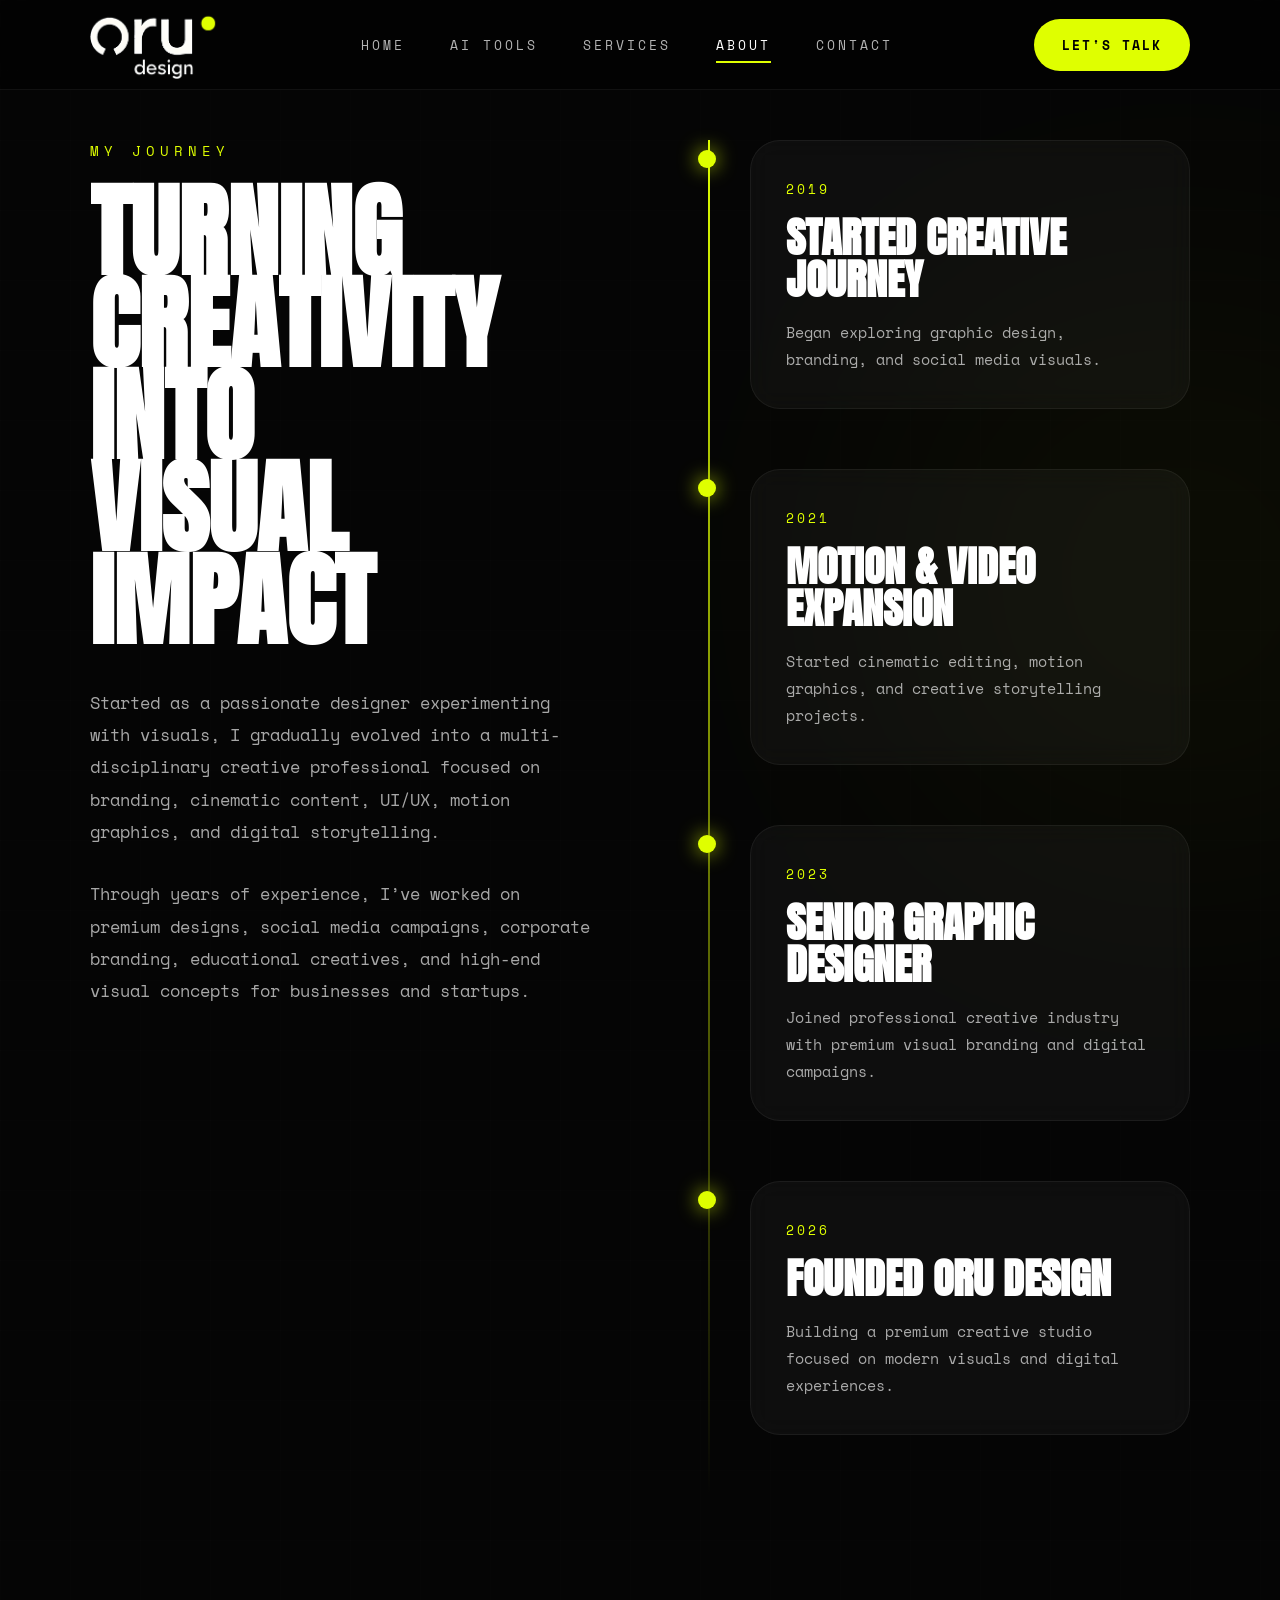
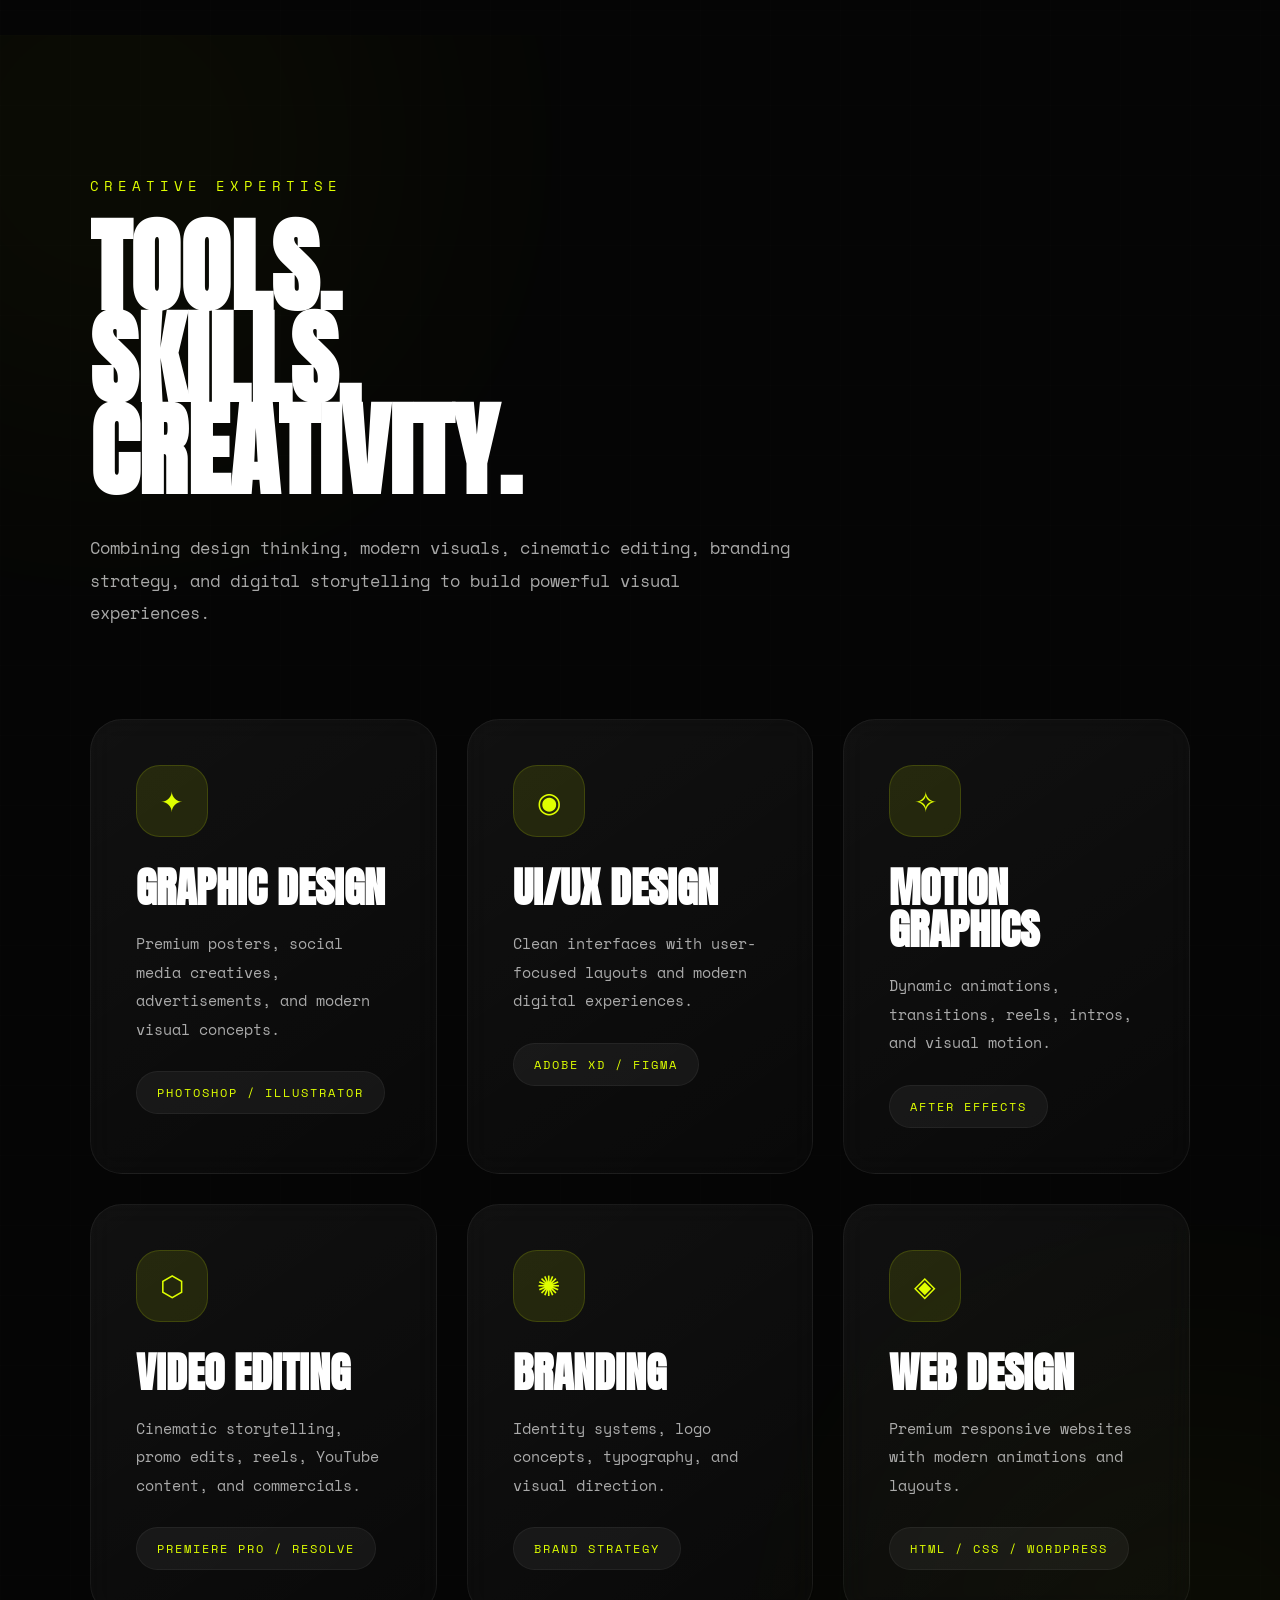
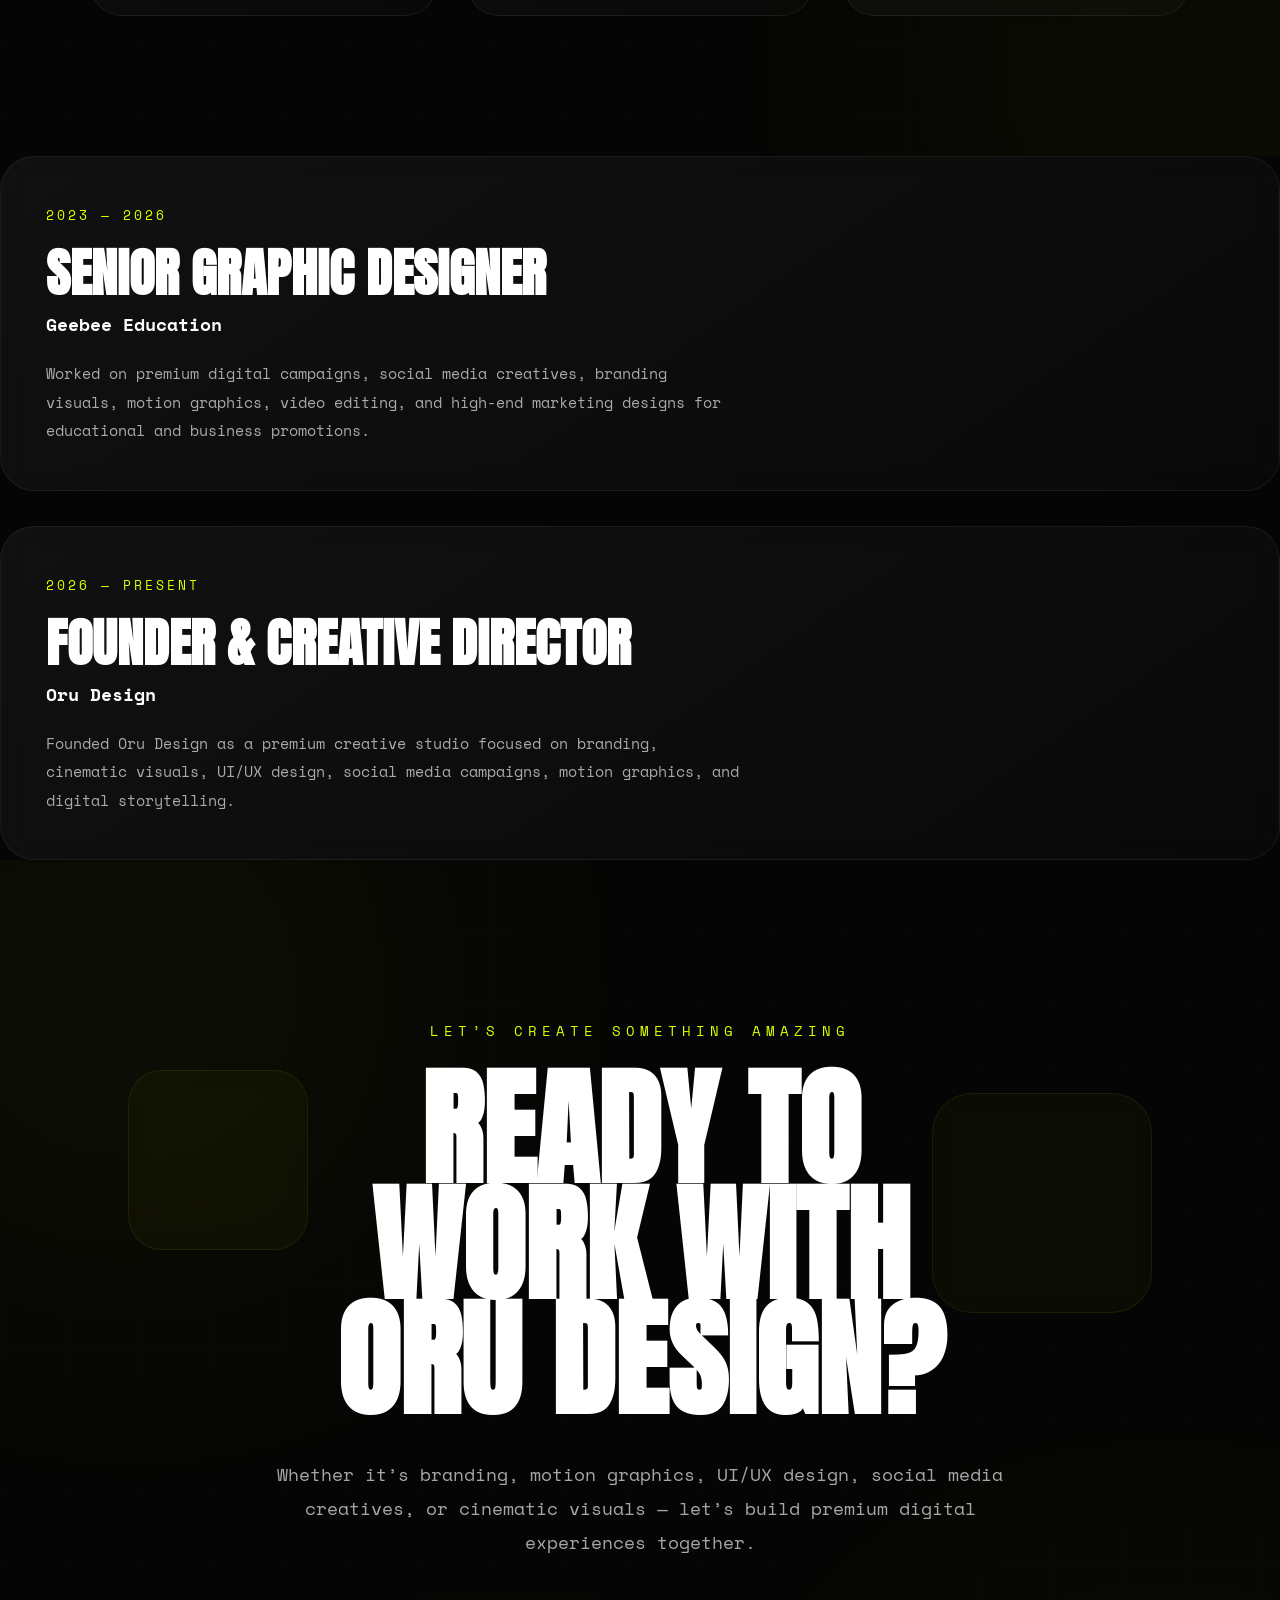
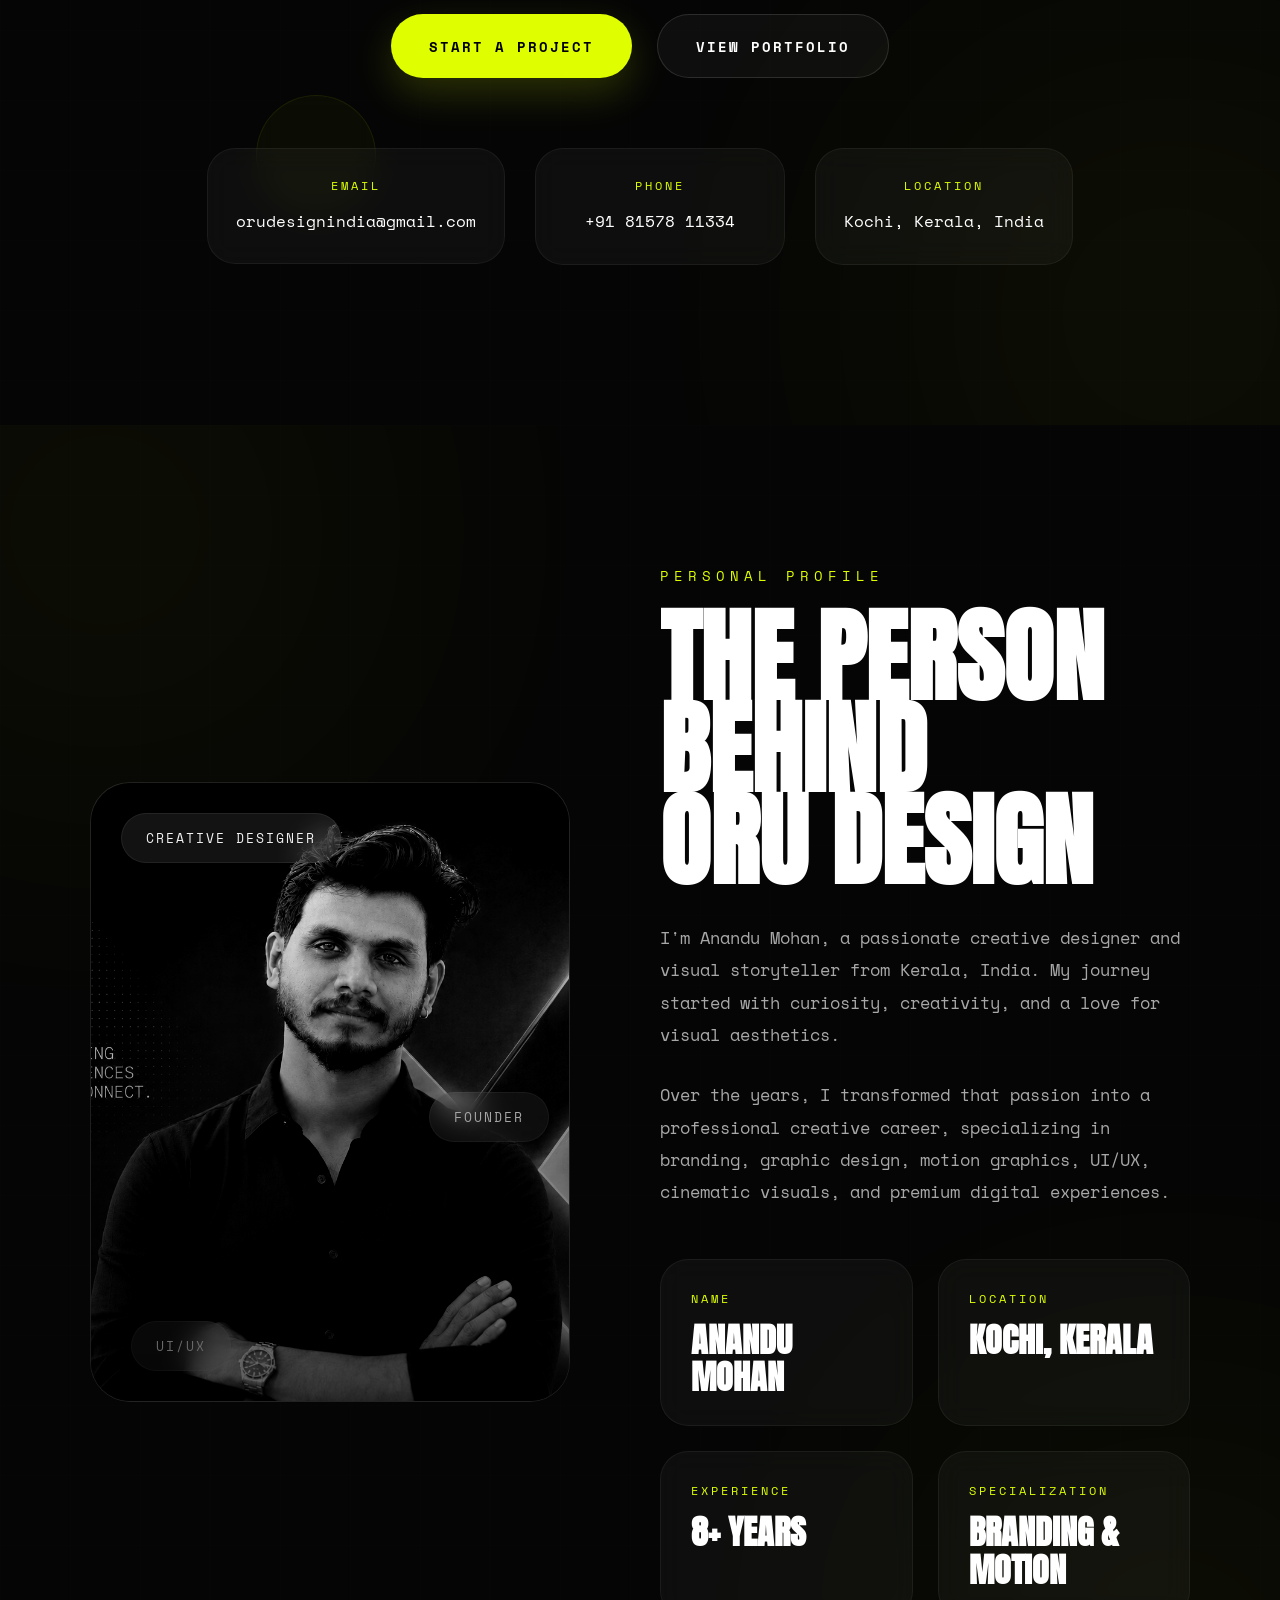
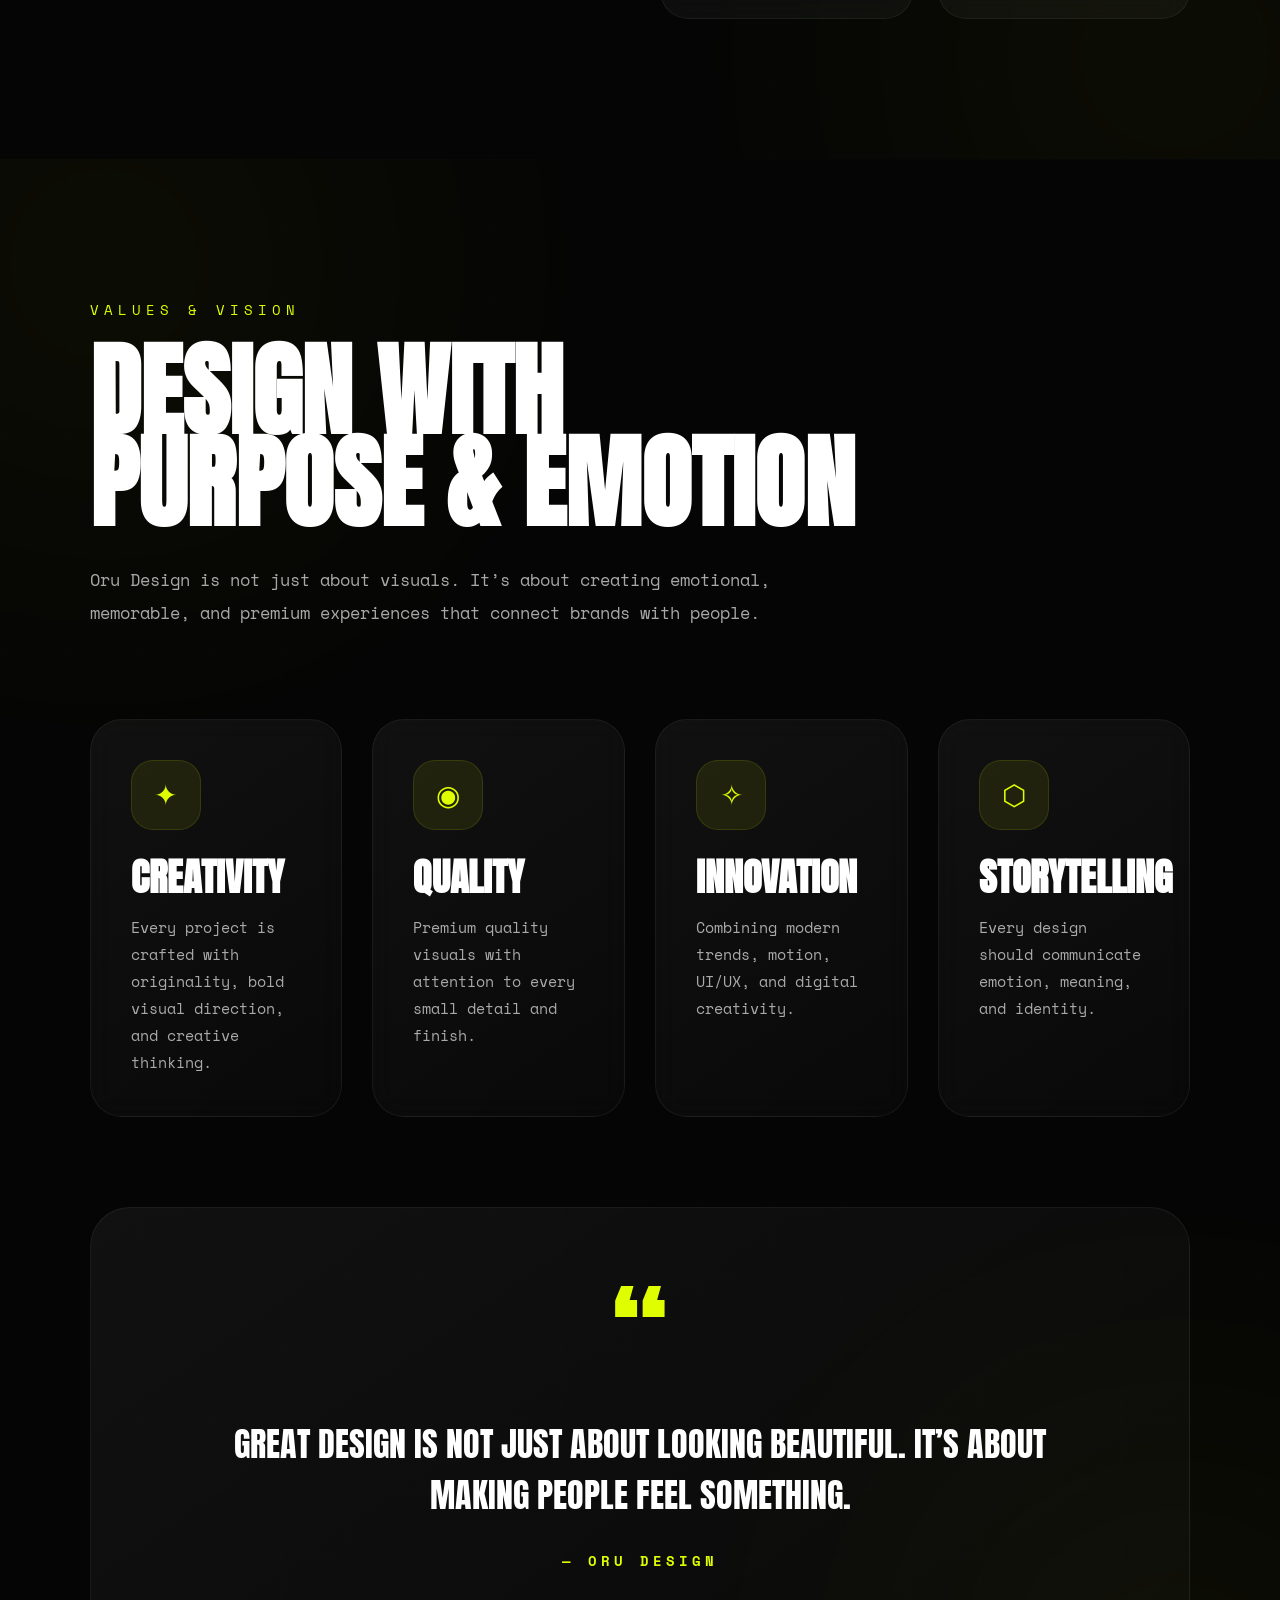
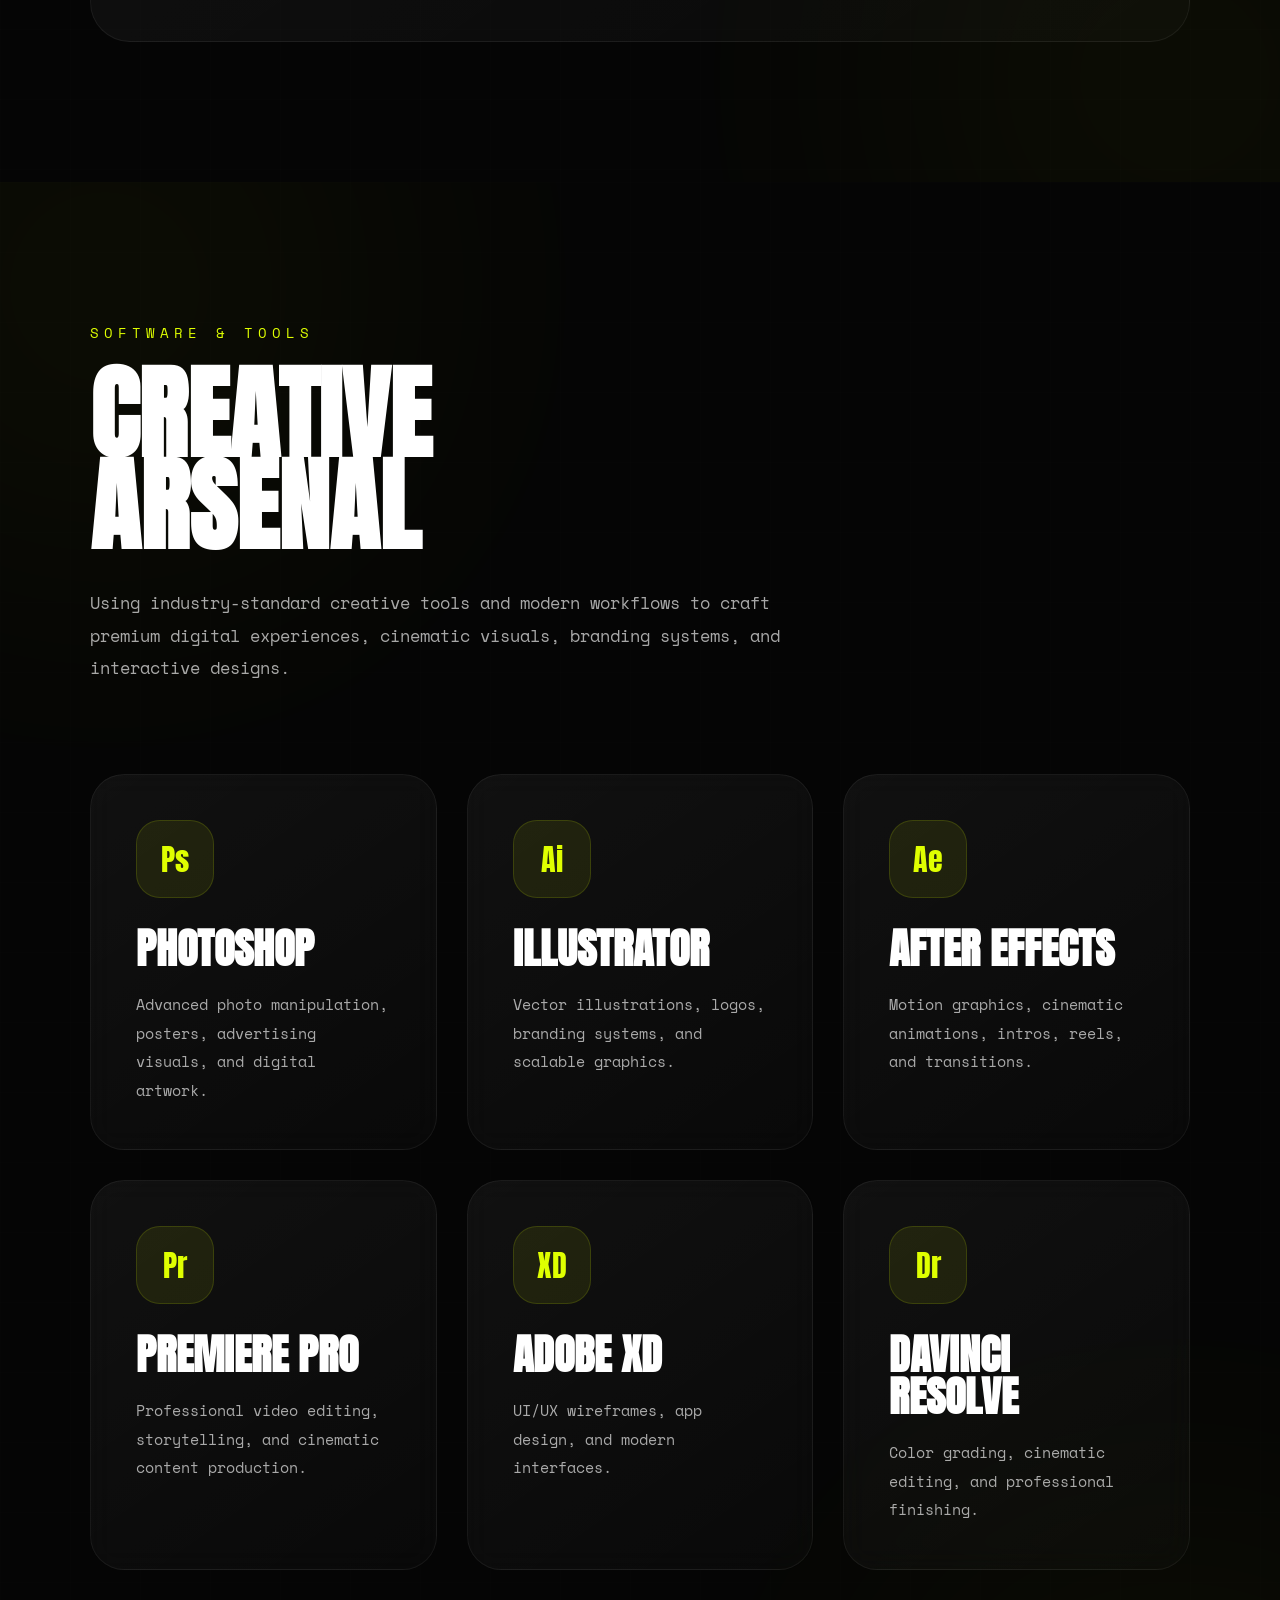
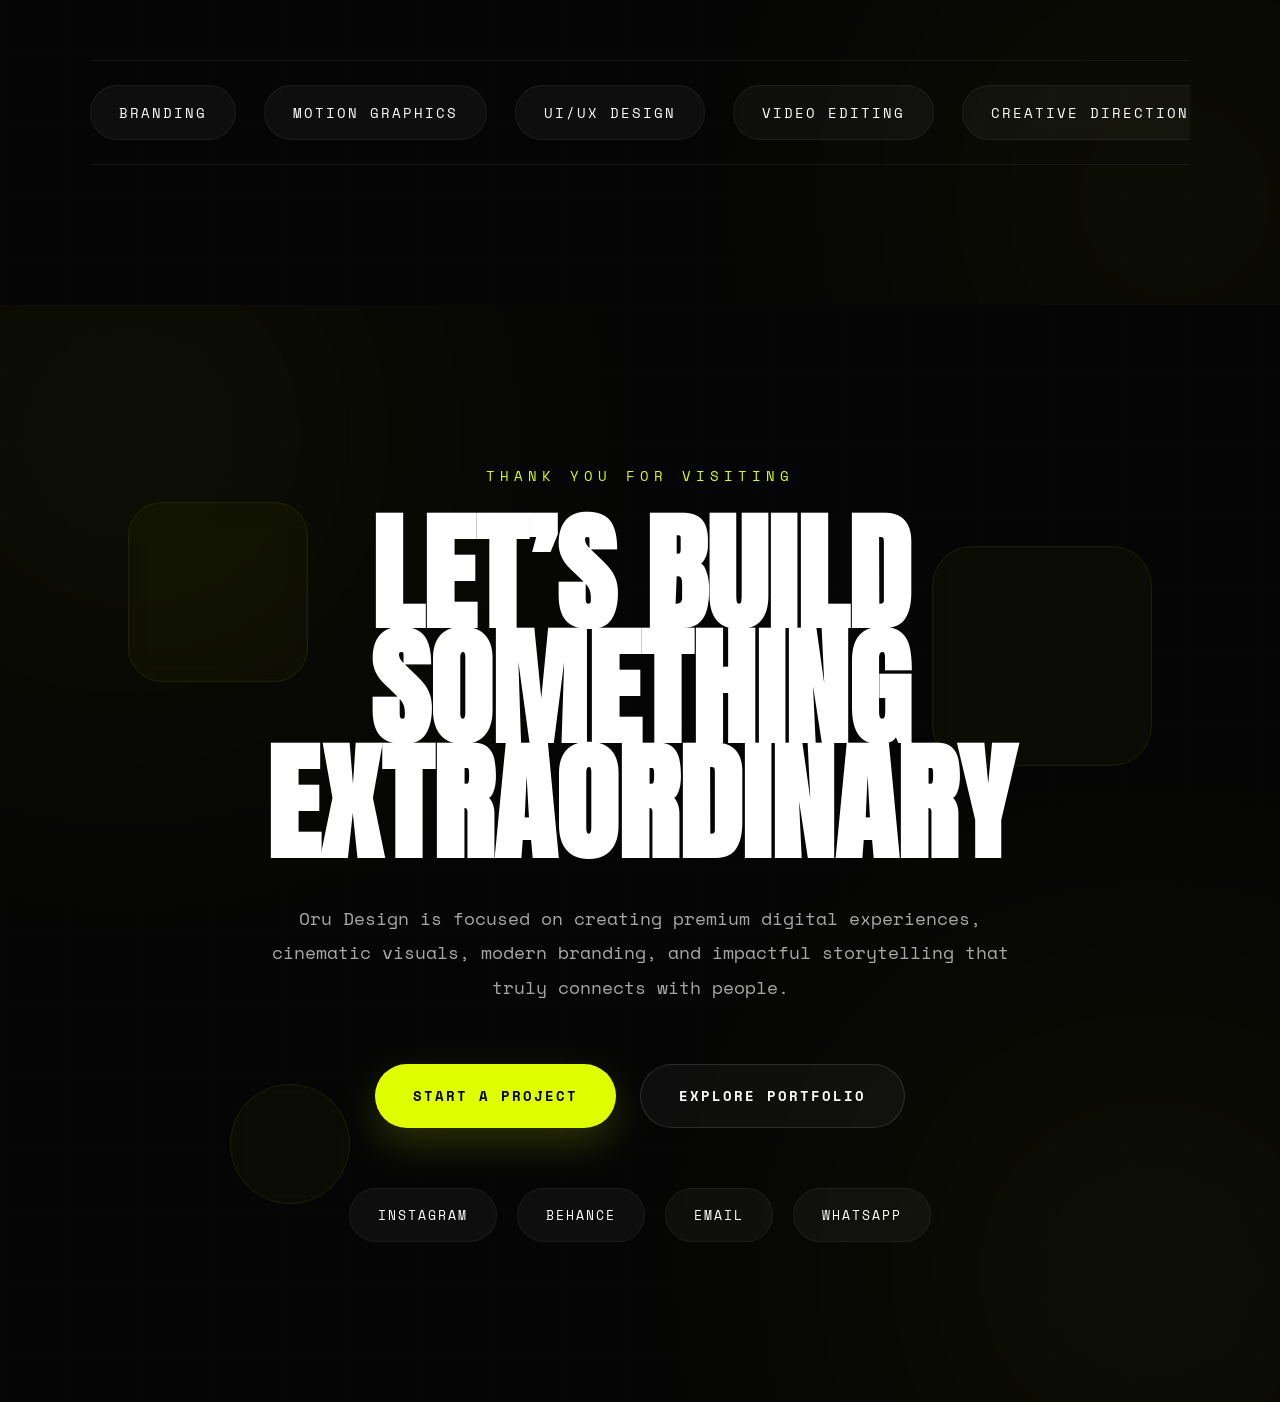
<file: about.html>
<!DOCTYPE html>

<html lang="en">

<head>

    <meta charset="UTF-8">

    <meta name="viewport"
          content="width=device-width, initial-scale=1.0">

    <title>About — Oru Design</title>

    <!-- GOOGLE FONT -->

    <link rel="preconnect"
          href="https://fonts.googleapis.com">

    <link rel="preconnect"
          href="https://fonts.gstatic.com"
          crossorigin>

    <link href="https://fonts.googleapis.com/css2?family=Anton&family=Space+Mono:wght@400;700&display=swap"
          rel="stylesheet">

    <!-- CSS FILE -->

    <link rel="stylesheet"
          href="about.css">

</head>

<body>

<!-- =========================================
     GLOBAL HEADER
========================================= -->

<header class="about-global-header">

    <!-- LOGO -->

    <a href="index.html"
       class="about-logo">

        <img src="images/logo.png"
             alt="Oru Design Logo"
             class="about-logo-image">

    </a>

    <!-- NAV -->

    <nav class="about-nav">

        <a href="index.html">

            Home

        </a>
         <a href="ai-tools.html">

            AI TOOLS

        </a>

        <a href="services.html">

            Services

        </a>

        <a href="about.html"
           class="active">

            About

        </a>

        <a href="contact.html">

            Contact

        </a>

    </nav>

    <!-- BUTTON -->

    <a href="https://wa.me/918157811334"
       target="_blank"
       class="about-header-btn">

        Let's Talk

    </a>

</header>

</body>

</html>



<!-- =========================================
     ABOUT SECTION 02 — MY JOURNEY
========================================= -->

<section class="journey-section">

    <!-- BACKGROUND -->

    <div class="journey-grid"></div>

    <div class="journey-glow"></div>

    <!-- LEFT -->

    <div class="journey-left">

        <p class="journey-mini-title">

            MY JOURNEY

        </p>

        <h2 class="journey-main-title">

            Turning<br>
            Creativity Into<br>
            Visual Impact
        </h2>

        <p class="journey-description">

            Started as a passionate designer
            experimenting with visuals,
            I gradually evolved into a
            multi-disciplinary creative
            professional focused on branding,
            cinematic content, UI/UX,
            motion graphics, and digital storytelling.

        </p>

        <p class="journey-description">

            Through years of experience,
            I’ve worked on premium designs,
            social media campaigns,
            corporate branding,
            educational creatives,
            and high-end visual concepts
            for businesses and startups.

        </p>

    </div>

    <!-- RIGHT -->

    <div class="journey-right">

        <!-- TIMELINE -->

        <div class="timeline-wrapper">

            <!-- ITEM -->

            <div class="timeline-item">

                <div class="timeline-dot"></div>

                <div class="timeline-content">

                    <span class="timeline-year">

                        2019

                    </span>

                    <h3>

                        Started Creative Journey

                    </h3>

                    <p>

                        Began exploring graphic
                        design, branding, and
                        social media visuals.

                    </p>

                </div>

            </div>

            <!-- ITEM -->

            <div class="timeline-item">

                <div class="timeline-dot"></div>

                <div class="timeline-content">

                    <span class="timeline-year">

                        2021

                    </span>

                    <h3>

                        Motion & Video Expansion

                    </h3>

                    <p>

                        Started cinematic editing,
                        motion graphics, and
                        creative storytelling projects.

                    </p>

                </div>

            </div>

            <!-- ITEM -->

            <div class="timeline-item">

                <div class="timeline-dot"></div>

                <div class="timeline-content">

                    <span class="timeline-year">

                        2023

                    </span>

                    <h3>

                        Senior Graphic Designer

                    </h3>

                    <p>

                        Joined professional creative
                        industry with premium visual
                        branding and digital campaigns.

                    </p>

                </div>

            </div>

            <!-- ITEM -->

            <div class="timeline-item">

                <div class="timeline-dot"></div>

                <div class="timeline-content">

                    <span class="timeline-year">

                        2026

                    </span>

                    <h3>

                        Founded Oru Design

                    </h3>

                    <p>

                        Building a premium creative
                        studio focused on modern
                        visuals and digital experiences.

                    </p>

                </div>

            </div>

        </div>

    </div>

</section>


<!-- =========================================
     ABOUT SECTION 03 — SKILLS
========================================= -->

<section class="skills-section">

    <!-- BACKGROUND -->

    <div class="skills-grid"></div>

    <div class="skills-glow skills-glow-1"></div>

    <div class="skills-glow skills-glow-2"></div>

    <!-- TOP -->

    <div class="skills-heading">

        <p class="skills-mini-title">

            CREATIVE EXPERTISE

        </p>

        <h2 class="skills-main-title">

            Tools.<br>
            Skills.<br>
            Creativity.
        </h2>

        <p class="skills-description">

            Combining design thinking,
            modern visuals, cinematic editing,
            branding strategy, and digital
            storytelling to build powerful
            visual experiences.

        </p>

    </div>

    <!-- SKILLS GRID -->

    <div class="skills-grid-wrapper">

        <!-- CARD -->

        <div class="skill-card">

            <div class="skill-icon">

                ✦

            </div>

            <h3>

                Graphic Design

            </h3>

            <p>

                Premium posters,
                social media creatives,
                advertisements, and
                modern visual concepts.

            </p>

            <span>

                Photoshop / Illustrator

            </span>

        </div>

        <!-- CARD -->

        <div class="skill-card">

            <div class="skill-icon">

                ◉

            </div>

            <h3>

                UI/UX Design

            </h3>

            <p>

                Clean interfaces with
                user-focused layouts and
                modern digital experiences.

            </p>

            <span>

                Adobe XD / Figma

            </span>

        </div>

        <!-- CARD -->

        <div class="skill-card">

            <div class="skill-icon">

                ✧

            </div>

            <h3>

                Motion Graphics

            </h3>

            <p>

                Dynamic animations,
                transitions, reels,
                intros, and visual motion.

            </p>

            <span>

                After Effects

            </span>

        </div>

        <!-- CARD -->

        <div class="skill-card">

            <div class="skill-icon">

                ⬡

            </div>

            <h3>

                Video Editing

            </h3>

            <p>

                Cinematic storytelling,
                promo edits, reels,
                YouTube content,
                and commercials.

            </p>

            <span>

                Premiere Pro / Resolve

            </span>

        </div>

        <!-- CARD -->

        <div class="skill-card">

            <div class="skill-icon">

                ✺

            </div>

            <h3>

                Branding

            </h3>

            <p>

                Identity systems,
                logo concepts,
                typography,
                and visual direction.

            </p>

            <span>

                Brand Strategy

            </span>

        </div>

        <!-- CARD -->

        <div class="skill-card">

            <div class="skill-icon">

                ◈

            </div>

            <h3>

                Web Design

            </h3>

            <p>

                Premium responsive
                websites with modern
                animations and layouts.

            </p>

            <span>

                HTML / CSS / WordPress

            </span>

        </div>

    </div>

</section>



<!-- RIGHT -->

<div class="experience-right">

    <!-- EXPERIENCE CARD -->

    <div class="experience-card">

        <span class="experience-year">

            2023 — 2026

        </span>

        <h3>

            Senior Graphic Designer

        </h3>

        <h4>

            Geebee Education

        </h4>

        <p>

            Worked on premium digital campaigns,
            social media creatives, branding visuals,
            motion graphics, video editing,
            and high-end marketing designs
            for educational and business promotions.

        </p>

    </div>

    <!-- EXPERIENCE CARD -->

    <div class="experience-card">

        <span class="experience-year">

            2026 — PRESENT

        </span>

        <h3>

            Founder & Creative Director

        </h3>

        <h4>

            Oru Design

        </h4>

        <p>

            Founded Oru Design as a premium
            creative studio focused on branding,
            cinematic visuals, UI/UX design,
            social media campaigns,
            motion graphics, and digital storytelling.

        </p>

    </div>

</div>


<!-- =========================================
     ABOUT SECTION 05 — FINAL CTA
========================================= -->

<section class="about-final-section">

    <!-- BACKGROUND -->

    <div class="about-final-grid"></div>

    <div class="about-final-glow about-final-glow-1"></div>

    <div class="about-final-glow about-final-glow-2"></div>

    <!-- FLOATING SHAPES -->

    <div class="about-floating about-floating-1"></div>

    <div class="about-floating about-floating-2"></div>

    <div class="about-floating about-floating-3"></div>

    <!-- CONTENT -->

    <div class="about-final-content">

        <p class="about-final-mini-title">

            LET’S CREATE SOMETHING AMAZING

        </p>

        <h2 class="about-final-main-title">

            Ready To<br>
            Work With<br>
            Oru Design?
        </h2>

        <p class="about-final-description">

            Whether it’s branding,
            motion graphics,
            UI/UX design,
            social media creatives,
            or cinematic visuals —
            let’s build premium digital
            experiences together.

        </p>

        <!-- BUTTONS -->

        <div class="about-final-buttons">

            <!-- WHATSAPP -->

            <a href="https://wa.me/918157811334?text=Hello%20Oru%20Design"
               target="_blank"
               class="about-final-btn primary-btn">

                Start A Project

            </a>

            <!-- PORTFOLIO -->

            <a href="https://www.behance.net/anandumohanmr"
               target="_blank"
               class="about-final-btn secondary-btn">

                View Portfolio

            </a>

        </div>

        <!-- CONTACT INFO -->

        <div class="about-contact-strip">

            <div class="about-contact-item">

                <span>Email</span>

                <p>

                    orudesignindia@gmail.com

                </p>

            </div>

            <div class="about-contact-item">

                <span>Phone</span>

                <p>

                    +91 81578 11334

                </p>

            </div>

            <div class="about-contact-item">

                <span>Location</span>

                <p>

                    Kochi, Kerala, India

                </p>

            </div>

        </div>

    </div>

</section>


<!-- =========================================
     ABOUT SECTION 06 — PERSONAL PROFILE
========================================= -->

<section class="personal-section">

    <!-- BACKGROUND -->

    <div class="personal-grid"></div>

    <div class="personal-glow personal-glow-1"></div>

    <div class="personal-glow personal-glow-2"></div>

    <!-- LEFT IMAGE -->

    <div class="personal-left">

        <div class="personal-image-wrapper">

            <!-- YOUR IMAGE -->

            <img src="images/anandu-profile.png"
                 alt="Anandu Mohan"
                 class="personal-image">

            <!-- FLOATING BADGES -->

            <div class="personal-badge badge-1">

                Creative Designer

            </div>

            <div class="personal-badge badge-2">

                Founder

            </div>

            <div class="personal-badge badge-3">

                UI/UX

            </div>

        </div>

    </div>

    <!-- RIGHT CONTENT -->

    <div class="personal-right">

        <p class="personal-mini-title">

            PERSONAL PROFILE

        </p>

        <h2 class="personal-main-title">

            The Person<br>
            Behind<br>
            Oru Design
        </h2>

        <p class="personal-description">

            I'm Anandu Mohan,
            a passionate creative designer
            and visual storyteller from Kerala, India.
            My journey started with curiosity,
            creativity, and a love for visual aesthetics.

        </p>

        <p class="personal-description">

            Over the years,
            I transformed that passion into
            a professional creative career,
            specializing in branding,
            graphic design,
            motion graphics,
            UI/UX,
            cinematic visuals,
            and premium digital experiences.

        </p>

        <!-- DETAILS GRID -->

        <div class="personal-details-grid">

            <!-- ITEM -->

            <div class="personal-detail-card">

                <span>

                    Name

                </span>

                <h3>

                    Anandu Mohan

                </h3>

            </div>

            <!-- ITEM -->

            <div class="personal-detail-card">

                <span>

                    Location

                </span>

                <h3>

                    Kochi, Kerala

                </h3>

            </div>

            <!-- ITEM -->

            <div class="personal-detail-card">

                <span>

                    Experience

                </span>

                <h3>

                    8+ Years

                </h3>

            </div>

            <!-- ITEM -->

            <div class="personal-detail-card">

                <span>

                    Specialization

                </span>

                <h3>

                    Branding & Motion

                </h3>

            </div>

        </div>

    </div>

</section>

<!-- =========================================
     ABOUT SECTION 07 — VALUES & VISION
========================================= -->

<section class="vision-section">

    <!-- BACKGROUND -->

    <div class="vision-grid"></div>

    <div class="vision-glow vision-glow-1"></div>

    <div class="vision-glow vision-glow-2"></div>

    <!-- TOP -->

    <div class="vision-top">

        <p class="vision-mini-title">

            VALUES & VISION

        </p>

        <h2 class="vision-main-title">

            Design With<br>
            Purpose &
            Emotion
        </h2>

        <p class="vision-description">

            Oru Design is not just about visuals.
            It’s about creating emotional,
            memorable, and premium experiences
            that connect brands with people.

        </p>

    </div>

    <!-- GRID -->

    <div class="vision-grid-wrapper">

        <!-- CARD -->

        <div class="vision-card">

            <div class="vision-icon">

                ✦

            </div>

            <h3>

                Creativity

            </h3>

            <p>

                Every project is crafted
                with originality,
                bold visual direction,
                and creative thinking.

            </p>

        </div>

        <!-- CARD -->

        <div class="vision-card">

            <div class="vision-icon">

                ◉

            </div>

            <h3>

                Quality

            </h3>

            <p>

                Premium quality visuals
                with attention to every
                small detail and finish.

            </p>

        </div>

        <!-- CARD -->

        <div class="vision-card">

            <div class="vision-icon">

                ✧

            </div>

            <h3>

                Innovation

            </h3>

            <p>

                Combining modern trends,
                motion, UI/UX,
                and digital creativity.

            </p>

        </div>

        <!-- CARD -->

        <div class="vision-card">

            <div class="vision-icon">

                ⬡

            </div>

            <h3>

                Storytelling

            </h3>

            <p>

                Every design should
                communicate emotion,
                meaning, and identity.

            </p>

        </div>

    </div>

    <!-- QUOTE -->

    <div class="vision-quote-box">

        <span class="quote-symbol">

            “

        </span>

        <p>

            Great design is not just
            about looking beautiful.
            It’s about making people
            feel something.

        </p>

        <h4>

            — Oru Design

        </h4>

    </div>

</section>


<!-- =========================================
     ABOUT SECTION 08 — TOOLS & SOFTWARE
========================================= -->

<section class="tools-section">

    <!-- BACKGROUND -->

    <div class="tools-grid"></div>

    <div class="tools-glow tools-glow-1"></div>

    <div class="tools-glow tools-glow-2"></div>

    <!-- TOP -->

    <div class="tools-top">

        <p class="tools-mini-title">

            SOFTWARE & TOOLS

        </p>

        <h2 class="tools-main-title">

            Creative<br>
            Arsenal
        </h2>

        <p class="tools-description">

            Using industry-standard creative tools
            and modern workflows to craft
            premium digital experiences,
            cinematic visuals,
            branding systems,
            and interactive designs.

        </p>

    </div>

    <!-- TOOLS GRID -->

    <div class="tools-grid-wrapper">

        <!-- TOOL -->

        <div class="tool-card">

            <div class="tool-icon">

                Ps

            </div>

            <h3>

                Photoshop

            </h3>

            <p>

                Advanced photo manipulation,
                posters, advertising visuals,
                and digital artwork.

            </p>

        </div>

        <!-- TOOL -->

        <div class="tool-card">

            <div class="tool-icon">

                Ai

            </div>

            <h3>

                Illustrator

            </h3>

            <p>

                Vector illustrations,
                logos, branding systems,
                and scalable graphics.

            </p>

        </div>

        <!-- TOOL -->

        <div class="tool-card">

            <div class="tool-icon">

                Ae

            </div>

            <h3>

                After Effects

            </h3>

            <p>

                Motion graphics,
                cinematic animations,
                intros, reels, and transitions.

            </p>

        </div>

        <!-- TOOL -->

        <div class="tool-card">

            <div class="tool-icon">

                Pr

            </div>

            <h3>

                Premiere Pro

            </h3>

            <p>

                Professional video editing,
                storytelling, and cinematic
                content production.

            </p>

        </div>

        <!-- TOOL -->

        <div class="tool-card">

            <div class="tool-icon">

                XD

            </div>

            <h3>

                Adobe XD

            </h3>

            <p>

                UI/UX wireframes,
                app design,
                and modern interfaces.

            </p>

        </div>

        <!-- TOOL -->

        <div class="tool-card">

            <div class="tool-icon">

                Dr

            </div>

            <h3>

                DaVinci Resolve

            </h3>

            <p>

                Color grading,
                cinematic editing,
                and professional finishing.

            </p>

        </div>

    </div>

    <!-- BOTTOM STRIP -->

    <div class="tools-bottom-strip">

        <div class="tools-strip-track">

            <span>Branding</span>

            <span>Motion Graphics</span>

            <span>UI/UX Design</span>

            <span>Video Editing</span>

            <span>Creative Direction</span>

            <span>Visual Storytelling</span>

            <span>Web Design</span>

            <span>Social Media</span>

            <!-- DUPLICATE -->

            <span>Branding</span>

            <span>Motion Graphics</span>

            <span>UI/UX Design</span>

            <span>Video Editing</span>

            <span>Creative Direction</span>

            <span>Visual Storytelling</span>

            <span>Web Design</span>

            <span>Social Media</span>

        </div>

    </div>

</section>


<!-- =========================================
     FINAL WINDUP SECTION
========================================= -->

<section class="windup-section">

    <!-- BACKGROUND -->

    <div class="windup-grid"></div>

    <div class="windup-glow windup-glow-1"></div>

    <div class="windup-glow windup-glow-2"></div>

    <!-- FLOATING ELEMENTS -->

    <div class="windup-float windup-float-1"></div>

    <div class="windup-float windup-float-2"></div>

    <div class="windup-float windup-float-3"></div>

    <!-- CONTENT -->

    <div class="windup-content">

        <p class="windup-mini-title">

            THANK YOU FOR VISITING

        </p>

        <h2 class="windup-main-title">

            Let’s Build<br>
            Something<br>
            Extraordinary
        </h2>

        <p class="windup-description">

            Oru Design is focused on creating
            premium digital experiences,
            cinematic visuals,
            modern branding,
            and impactful storytelling
            that truly connects with people.

        </p>

        <!-- CTA BUTTONS -->

        <div class="windup-buttons">

            <!-- WHATSAPP -->

            <a href="https://wa.me/918157811334?text=Hello%20Oru%20Design"
               target="_blank"
               class="windup-btn windup-primary-btn">

                Start A Project

            </a>

            <!-- PORTFOLIO -->

            <a href="https://www.behance.net/anandumohanmr"
               target="_blank"
               class="windup-btn windup-secondary-btn">

                Explore Portfolio

            </a>

        </div>

        <!-- SOCIALS -->

        <div class="windup-socials">

            <a href="https://www.instagram.com/oru.design.in/?hl=en"
               target="_blank">

                Instagram

            </a>

            <a href="https://www.behance.net/anandumohanmr"
               target="_blank">

                Behance

            </a>

            <a href="mailto:orudesignindia@gmail.com">

                Email

            </a>

            <a href="https://wa.me/918157811334"
               target="_blank">

                WhatsApp

            </a>

        </div>

    </div>

</section>
</file>
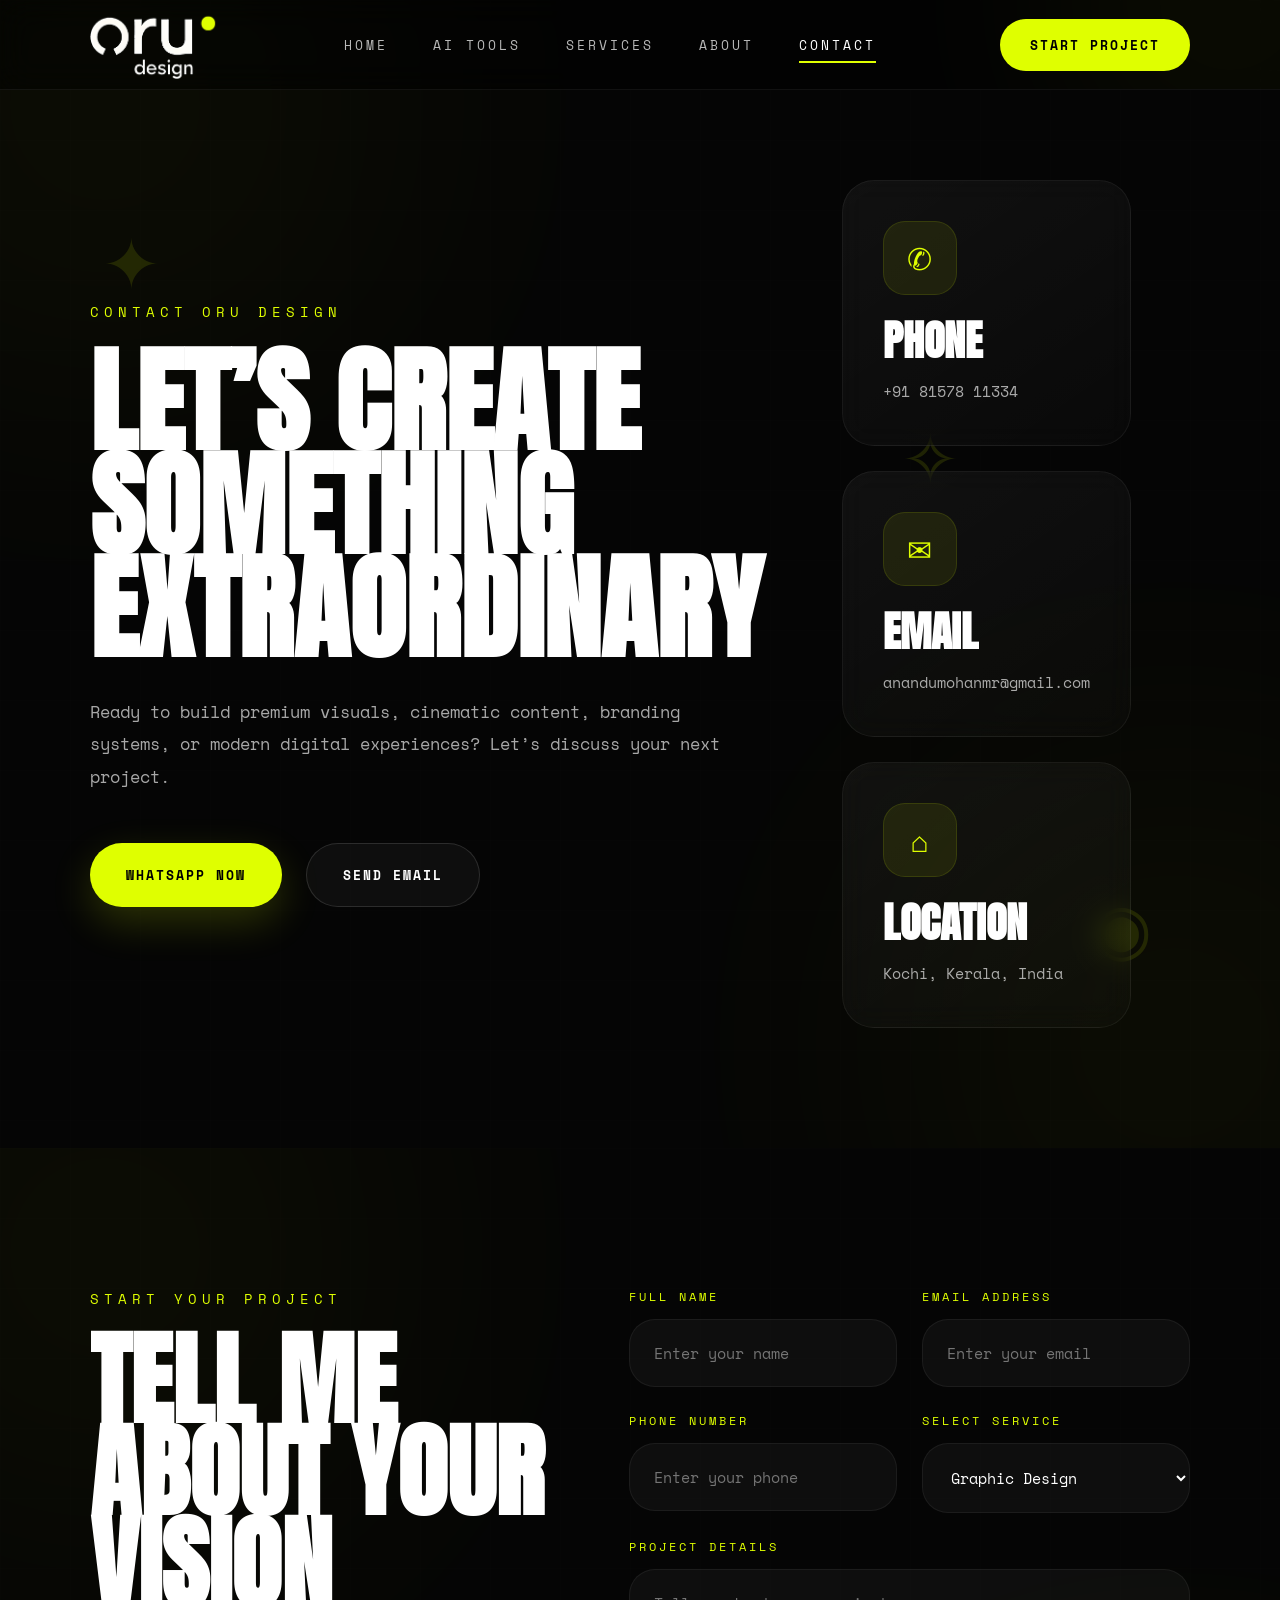
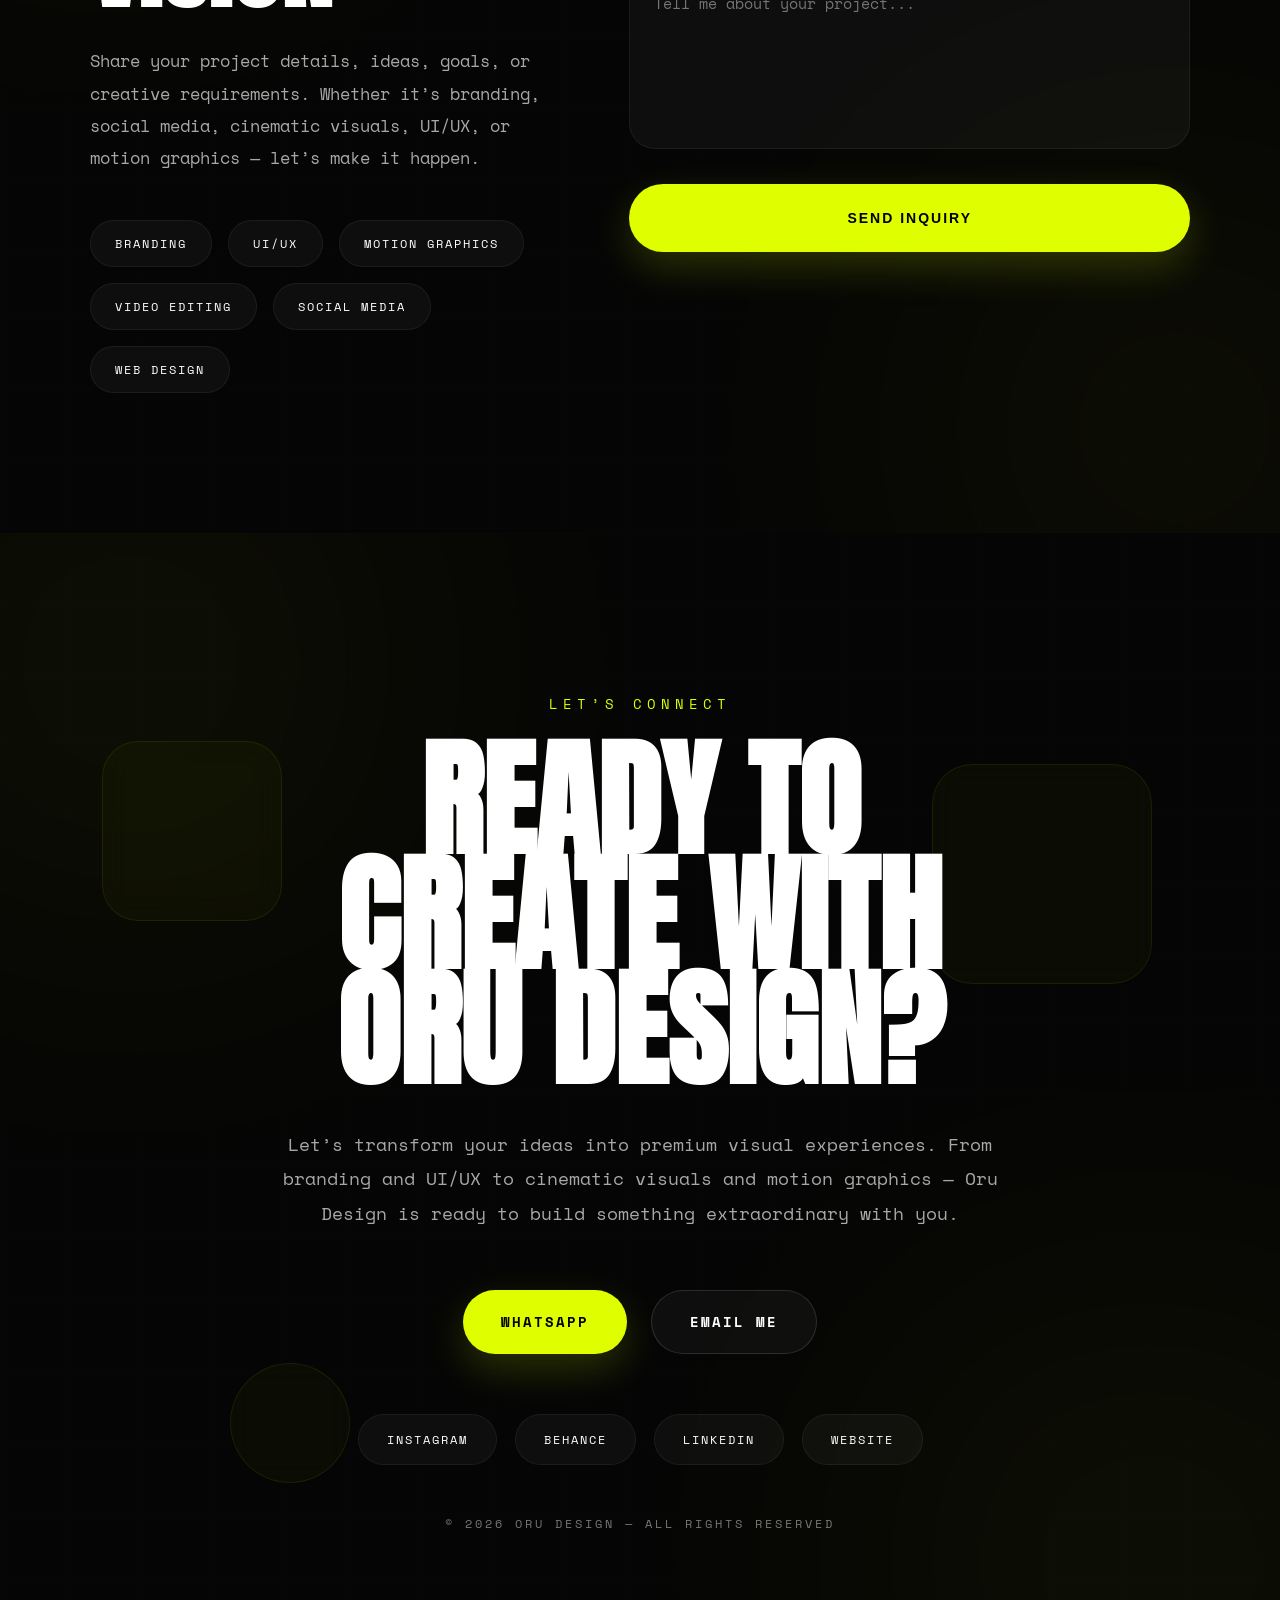
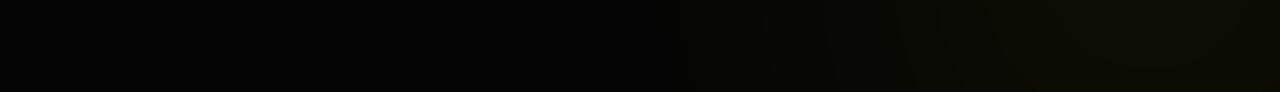
<file: contact.html>
<!DOCTYPE html>

<html lang="en">

<head>

    <meta charset="UTF-8">

    <meta name="viewport"
          content="width=device-width, initial-scale=1.0">

    <title>Contact — Oru Design</title>

    <!-- GOOGLE FONTS -->

    <link rel="preconnect"
          href="https://fonts.googleapis.com">

    <link rel="preconnect"
          href="https://fonts.gstatic.com"
          crossorigin>

    <link href="https://fonts.googleapis.com/css2?family=Anton&family=Space+Mono:wght@400;700&display=swap"
          rel="stylesheet">

    <!-- CSS -->

    <link rel="stylesheet"
          href="contact.css">

</head>

<body>

<!-- =========================================
     CONTACT HEADER
========================================= -->

<header class="contact-header">

    <div class="contact-header-blur"></div>

    <!-- LOGO -->

    <a href="index.html"
       class="contact-logo">

        <img src="images/logo.png"
             alt="Oru Design Logo"
             class="contact-logo-image">

    </a>

    <!-- NAV -->

    <nav class="contact-nav">

        <a href="index.html">

            Home

        </a>
<a href="ai-tools.html">AI TOOLS</a>
        <a href="services.html">

            Services

        </a>

        <a href="about.html">

            About

        </a>

        <a href="contact.html"
           class="active">

            Contact

        </a>

    </nav>

    <!-- BUTTON -->

    <a href="https://wa.me/918157811334"
       target="_blank"
       class="contact-header-btn">

        Start Project

    </a>

</header>

</body>

</html>


<!-- =========================================
     CONTACT SECTION 01 — HERO
========================================= -->

<section class="contact-hero-section">

    <!-- BACKGROUND -->

    <div class="contact-hero-grid"></div>

    <div class="contact-hero-glow contact-hero-glow-1"></div>

    <div class="contact-hero-glow contact-hero-glow-2"></div>

    <!-- FLOATING ICONS -->

    <div class="contact-floating-icon icon-1">

        ✦

    </div>

    <div class="contact-floating-icon icon-2">

        ◉

    </div>

    <div class="contact-floating-icon icon-3">

        ✧

    </div>

    <!-- LEFT -->

    <div class="contact-hero-left">

        <p class="contact-mini-title">

            CONTACT ORU DESIGN

        </p>

        <h1 class="contact-main-title">

            Let’s Create<br>
            Something<br>
            Extraordinary
        </h1>

        <p class="contact-description">

            Ready to build premium visuals,
            cinematic content,
            branding systems,
            or modern digital experiences?

            Let’s discuss your next project.

        </p>

        <!-- BUTTONS -->

        <div class="contact-buttons">

            <!-- WHATSAPP -->

            <a href="https://wa.me/918157811334?text=Hello%20Oru%20Design"
               target="_blank"
               class="contact-btn primary-contact-btn">

                WhatsApp Now

            </a>

            <!-- EMAIL -->

            <a href="mailto:anandumohanmr@gmail.com"
               class="contact-btn secondary-contact-btn">

                Send Email

            </a>

        </div>

    </div>

    <!-- RIGHT -->

    <div class="contact-hero-right">

        <!-- CARD -->

        <div class="contact-info-card">

            <div class="contact-info-icon">

                ✆

            </div>

            <h3>

                Phone

            </h3>

            <p>

                +91 81578 11334

            </p>

        </div>

        <!-- CARD -->

        <div class="contact-info-card">

            <div class="contact-info-icon">

                ✉

            </div>

            <h3>

                Email

            </h3>

            <p>

                anandumohanmr@gmail.com

            </p>

        </div>

        <!-- CARD -->

        <div class="contact-info-card">

            <div class="contact-info-icon">

                ⌂

            </div>

            <h3>

                Location

            </h3>

            <p>

                Kochi, Kerala, India

            </p>

        </div>

    </div>

</section>


<!-- =========================================
     CONTACT SECTION 02 — CONTACT FORM
========================================= -->

<section class="contact-form-section">

    <!-- BACKGROUND -->

    <div class="contact-form-grid"></div>

    <div class="contact-form-glow contact-form-glow-1"></div>

    <div class="contact-form-glow contact-form-glow-2"></div>

    <!-- LEFT -->

    <div class="contact-form-left">

        <p class="contact-form-mini-title">

            START YOUR PROJECT

        </p>

        <h2 class="contact-form-main-title">

            Tell Me<br>
            About Your<br>
            Vision
        </h2>

        <p class="contact-form-description">

            Share your project details,
            ideas, goals, or creative requirements.
            Whether it’s branding,
            social media,
            cinematic visuals,
            UI/UX,
            or motion graphics —
            let’s make it happen.

        </p>

        <!-- FLOATING TAGS -->

        <div class="contact-tags">

            <span>Branding</span>

            <span>UI/UX</span>

            <span>Motion Graphics</span>

            <span>Video Editing</span>

            <span>Social Media</span>

            <span>Web Design</span>

        </div>

    </div>

    <!-- RIGHT -->

    <div class="contact-form-right">

        <form class="creative-contact-form">

            <!-- NAME -->

            <div class="form-group">

                <label>

                    Full Name

                </label>

                <input type="text"
                       placeholder="Enter your name">

            </div>

            <!-- EMAIL -->

            <div class="form-group">

                <label>

                    Email Address

                </label>

                <input type="email"
                       placeholder="Enter your email">

            </div>

            <!-- PHONE -->

            <div class="form-group">

                <label>

                    Phone Number

                </label>

                <input type="text"
                       placeholder="Enter your phone">

            </div>

            <!-- SERVICE -->

            <div class="form-group">

                <label>

                    Select Service

                </label>

                <select>

                    <option>

                        Graphic Design

                    </option>

                    <option>

                        Branding

                    </option>

                    <option>

                        UI/UX Design

                    </option>

                    <option>

                        Motion Graphics

                    </option>

                    <option>

                        Video Editing

                    </option>

                    <option>

                        Web Design

                    </option>

                </select>

            </div>

            <!-- MESSAGE -->

            <div class="form-group full-width">

                <label>

                    Project Details

                </label>

                <textarea placeholder="Tell me about your project..."></textarea>

            </div>

            <!-- BUTTON -->

            <button type="submit"
                    class="contact-submit-btn">

                Send Inquiry

            </button>

        </form>

    </div>

</section>


<!-- =========================================
     CONTACT SECTION 03 — FINAL CTA
========================================= -->

<section class="contact-final-section">

    <!-- BACKGROUND -->

    <div class="contact-final-grid"></div>

    <div class="contact-final-glow contact-final-glow-1"></div>

    <div class="contact-final-glow contact-final-glow-2"></div>

    <!-- FLOATING SHAPES -->

    <div class="contact-final-shape shape-1"></div>

    <div class="contact-final-shape shape-2"></div>

    <div class="contact-final-shape shape-3"></div>

    <!-- CONTENT -->

    <div class="contact-final-content">

        <p class="contact-final-mini-title">

            LET’S CONNECT

        </p>

        <h2 class="contact-final-main-title">

            Ready To<br>
            Create With<br>
            Oru Design?
        </h2>

        <p class="contact-final-description">

            Let’s transform your ideas into
            premium visual experiences.
            From branding and UI/UX
            to cinematic visuals and motion graphics —
            Oru Design is ready to build
            something extraordinary with you.

        </p>

        <!-- BUTTONS -->

        <div class="contact-final-buttons">

            <!-- WHATSAPP -->

            <a href="https://wa.me/918157811334?text=Hello%20Oru%20Design"
               target="_blank"
               class="contact-final-btn primary-final-btn">

                WhatsApp

            </a>

            <!-- EMAIL -->

            <a href="mailto:anandumohanmr@gmail.com"
               class="contact-final-btn secondary-final-btn">

                Email Me

            </a>

        </div>

        <!-- SOCIAL LINKS -->

        <div class="contact-social-links">

            <a href="https://www.instagram.com/oru.design.in/"
               target="_blank">

                Instagram

            </a>

            <a href="https://www.behance.net/anandumohanmr"
               target="_blank">

                Behance

            </a>

            <a href="https://www.linkedin.com/"
               target="_blank">

                LinkedIn

            </a>

            <a href="https://www.orudesign.in"
               target="_blank">

                Website

            </a>

        </div>

        <!-- FOOTER -->

        <div class="contact-footer">

            © 2026 ORU DESIGN — ALL RIGHTS RESERVED

        </div>

    </div>

</section>
</file>
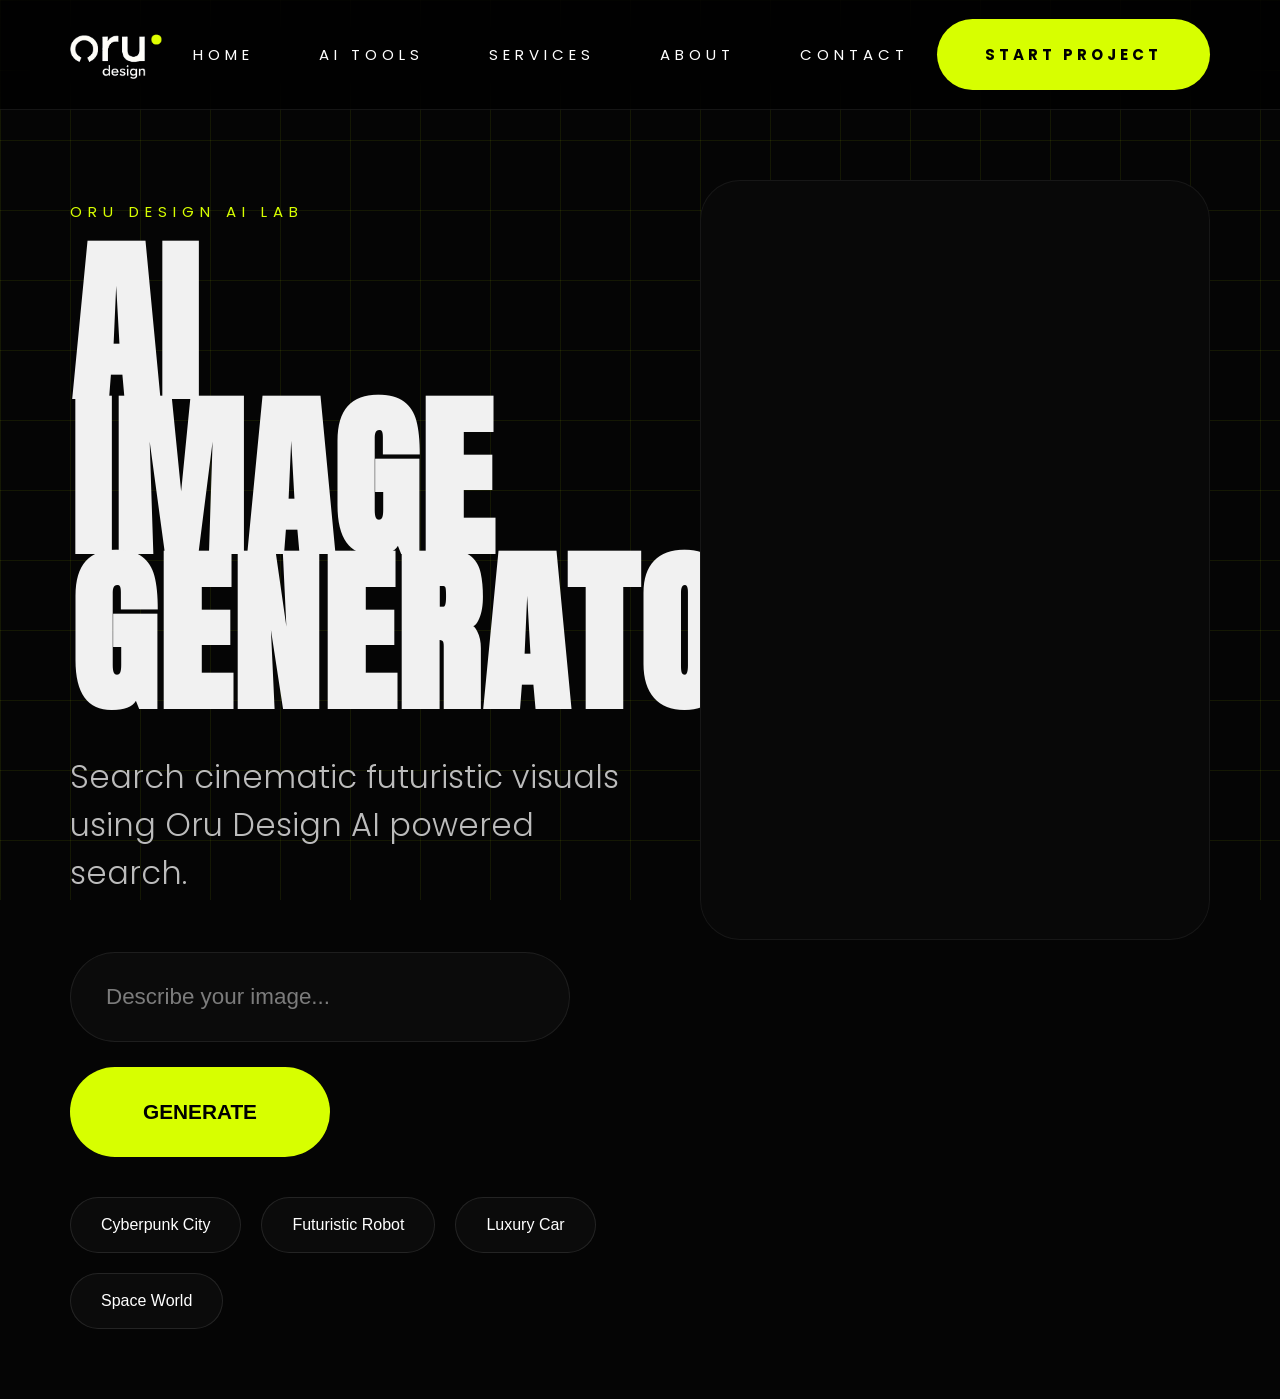
<file: image-generation.html>
<!DOCTYPE html>
<html lang="en">

<head>

<meta charset="UTF-8">

<meta name="viewport"
content="width=device-width, initial-scale=1.0">

<title>ORU DESIGN AI GENERATOR</title>

<link rel="stylesheet"
href="image-generation.css">

<link rel="preconnect"
href="https://fonts.googleapis.com">

<link rel="preconnect"
href="https://fonts.gstatic.com"
crossorigin>

<link href="https://fonts.googleapis.com/css2?family=Anton&family=Poppins:wght@300;400;500;600;700&display=swap"
rel="stylesheet">

</head>

<body>

<!-- BACKGROUND -->

<div class="bg-grid"></div>

<div class="glow glow1"></div>

<div class="glow glow2"></div>

<!-- =========================
HEADER
========================= -->

<header>

    <!-- LOGO -->

   <div class="logo">

    <img src="images/logo.png"
    alt="ORU DESIGN LOGO">

</div>

    </div>

    <!-- NAVIGATION -->

    <nav>

        <a href="index.html">

            HOME

        </a>
<a href="ai-tools.html">

            AI TOOLS
        <a href="services.html">

            SERVICES

        </a>

        <a href="about.html">

            ABOUT

        </a>

        <a href="contact.html">

            CONTACT

        </a>

    </nav>

    <!-- BUTTON -->

    <a href="contact.html"
    class="header-btn">

        START PROJECT

    </a>

</header>

<!-- =========================
HERO SECTION
========================= -->

<section class="hero">

    <!-- LEFT -->

    <div class="hero-left">

        <p class="mini-title">

            ORU DESIGN AI LAB

        </p>

        <h1>

            AI IMAGE<br>
            GENERATOR

        </h1>

        <h3>

            Search cinematic futuristic visuals
            using Oru Design AI powered search.

        </h3>

        <!-- INPUT -->

        <div class="input-area">

            <input
            type="text"
            id="promptInput"
            placeholder="Describe your image...">

            <button id="generateBtn">

                GENERATE

            </button>

        </div>

        <!-- TAGS -->

        <div class="tags">

            <button class="tag-btn">

                Cyberpunk City

            </button>

            <button class="tag-btn">

                Futuristic Robot

            </button>

            <button class="tag-btn">

                Luxury Car

            </button>

            <button class="tag-btn">

                Space World

            </button>

        </div>

    </div>

    <!-- RIGHT -->

    <div class="hero-right">

        <div class="image-grid"
        id="imageGrid">

        </div>

    </div>

</section>

<script src="image-generation.js"></script>

</body>

</html>
</file>
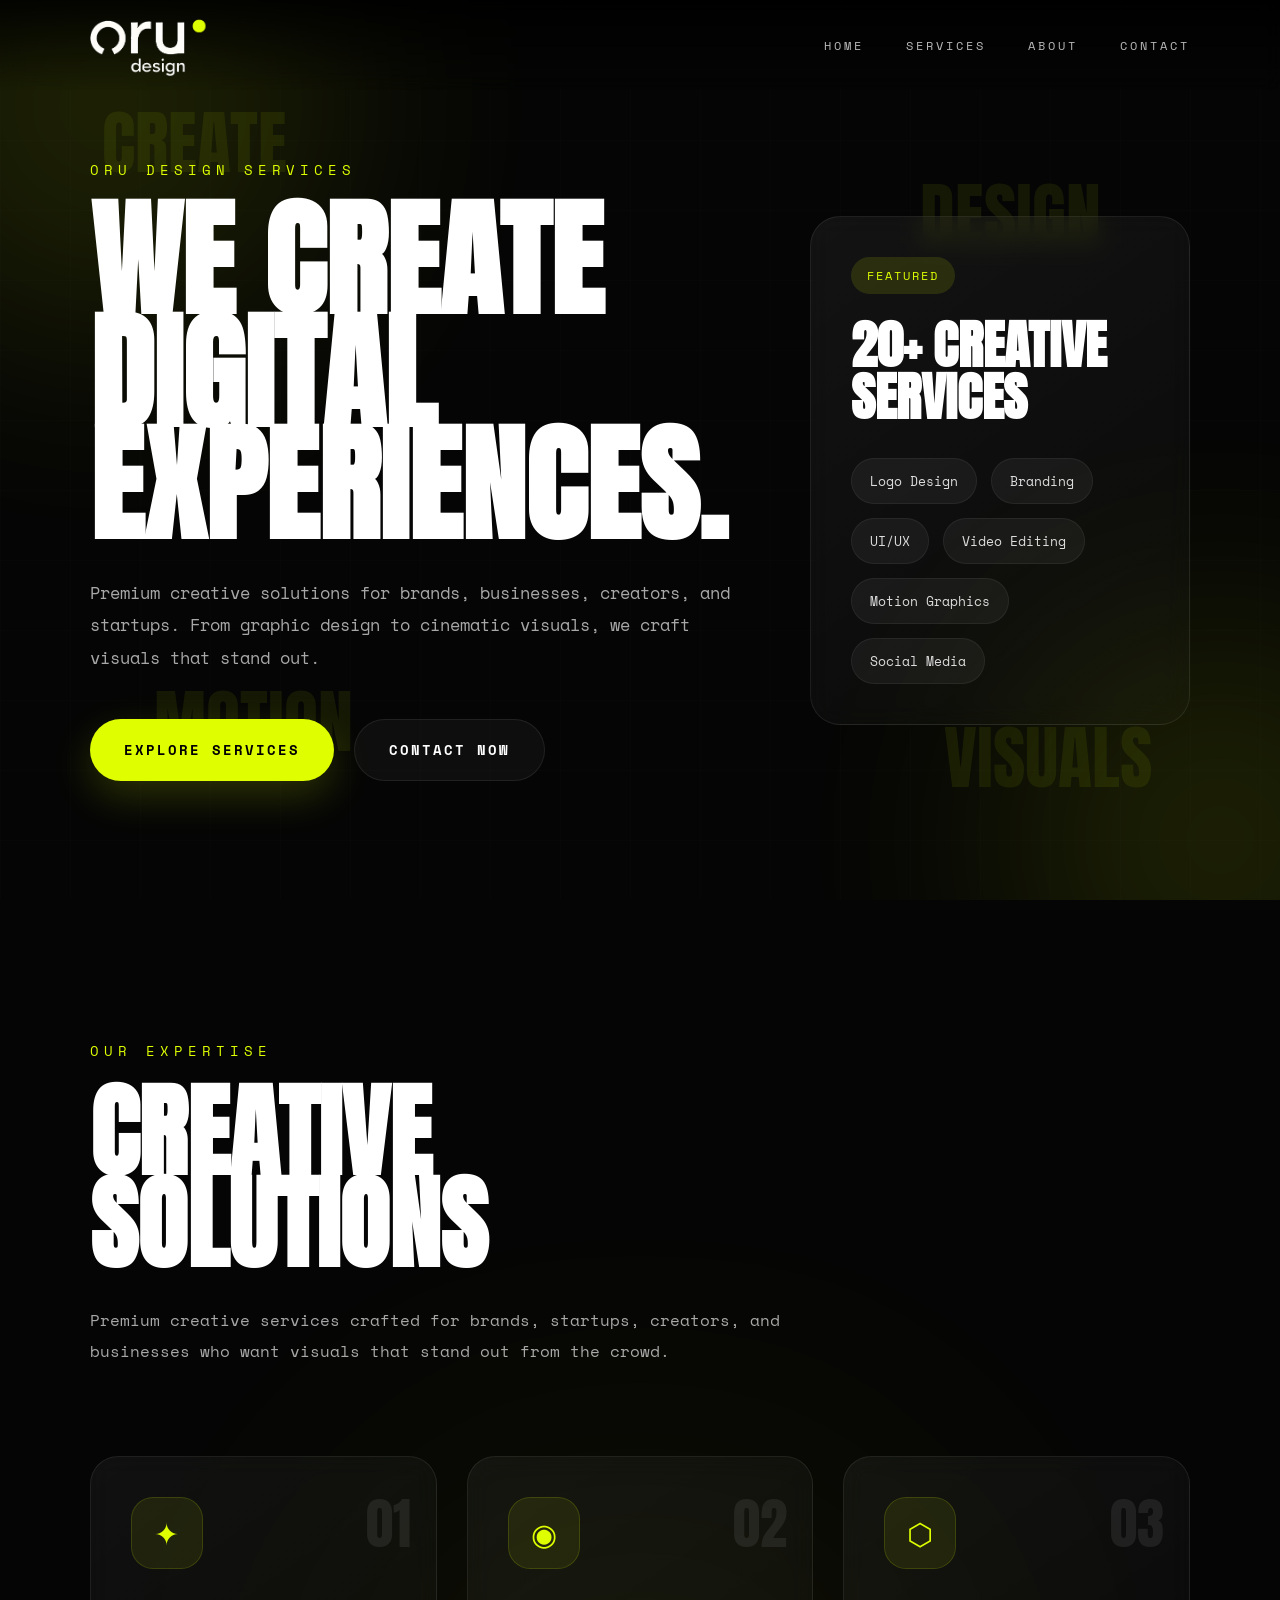
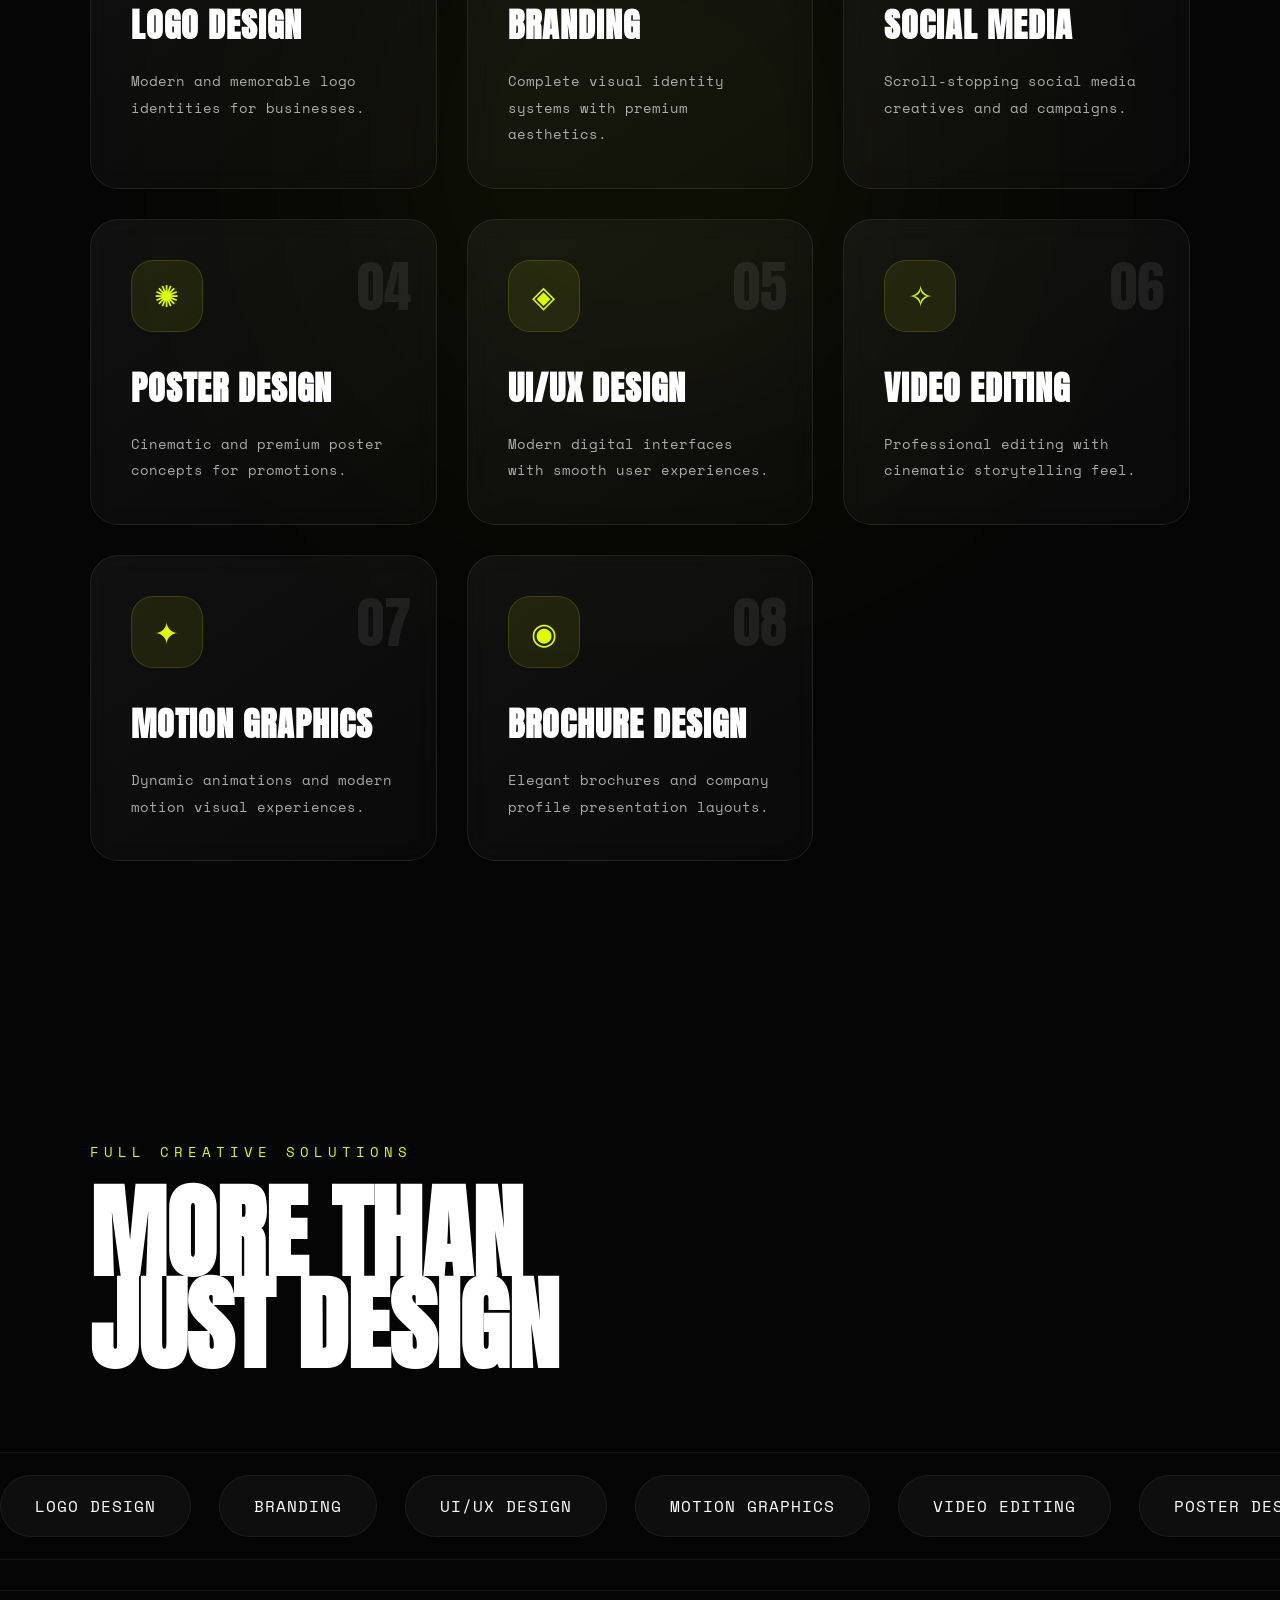
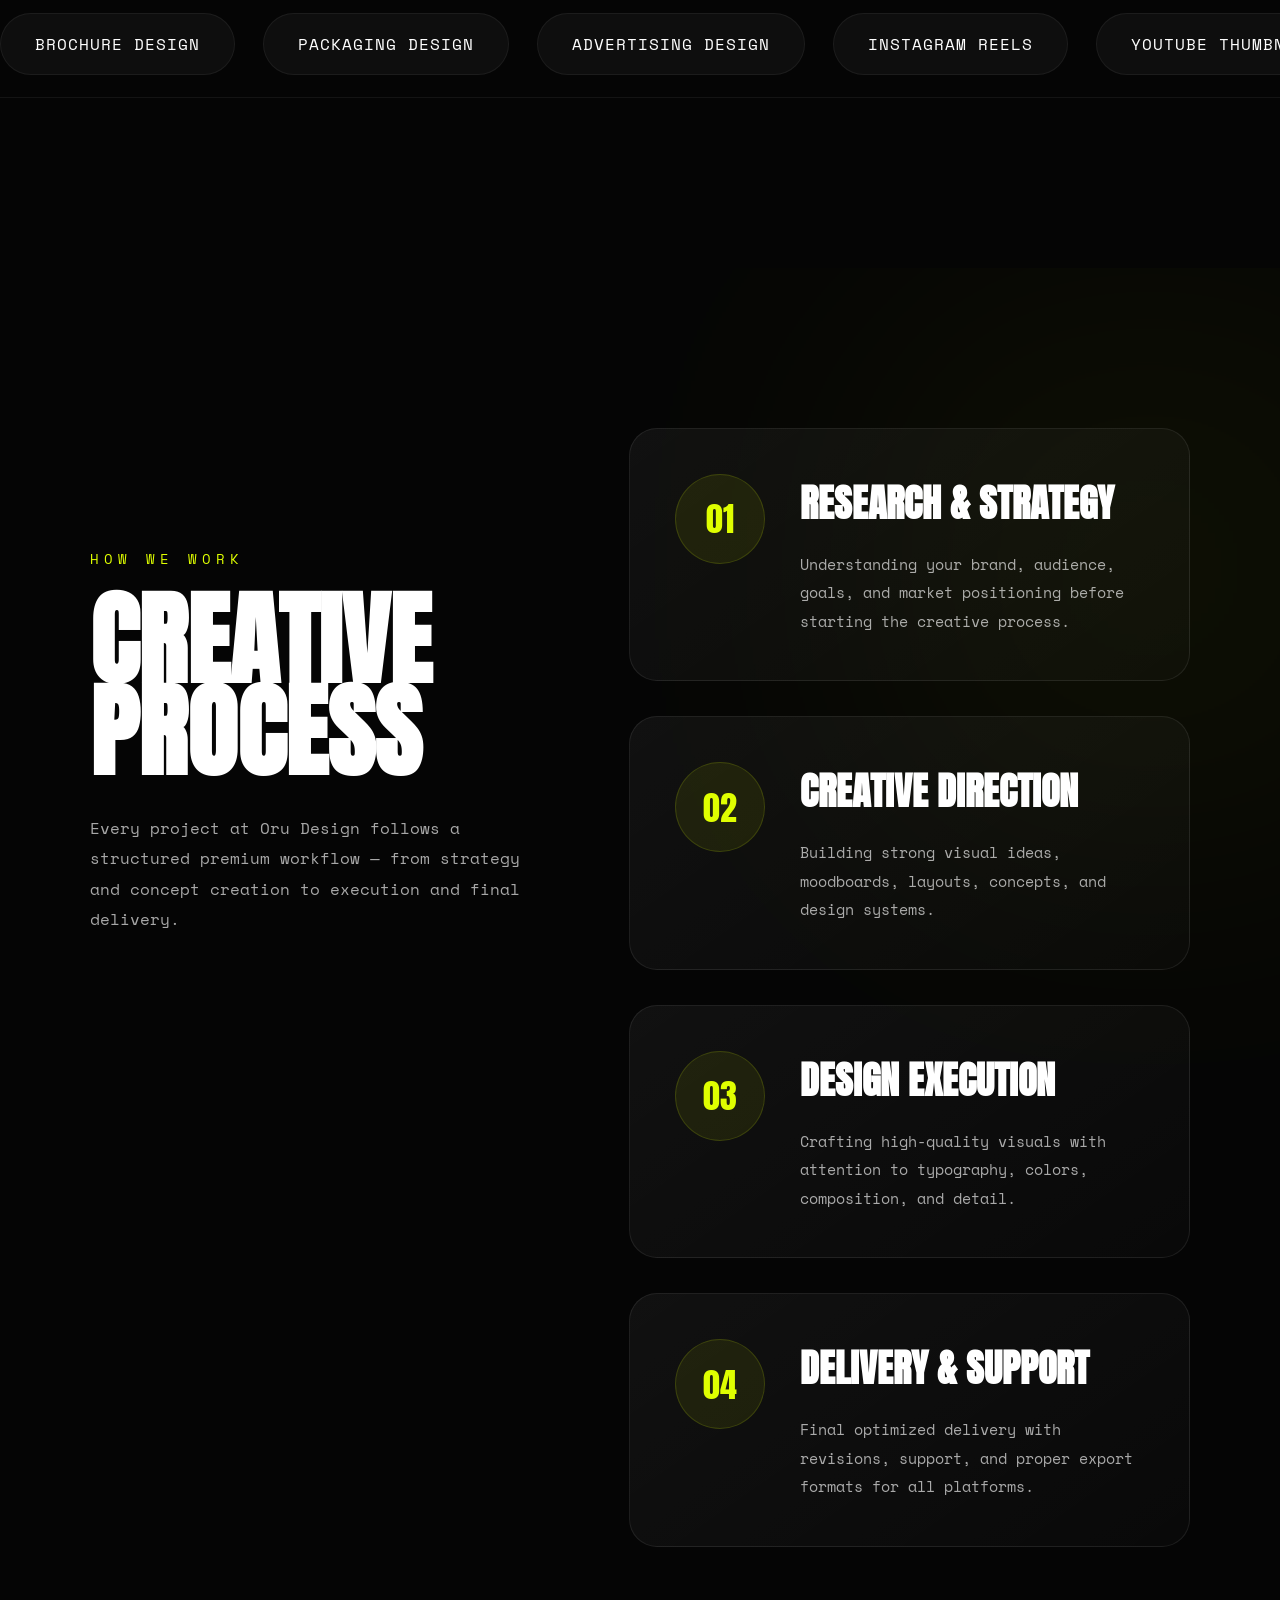
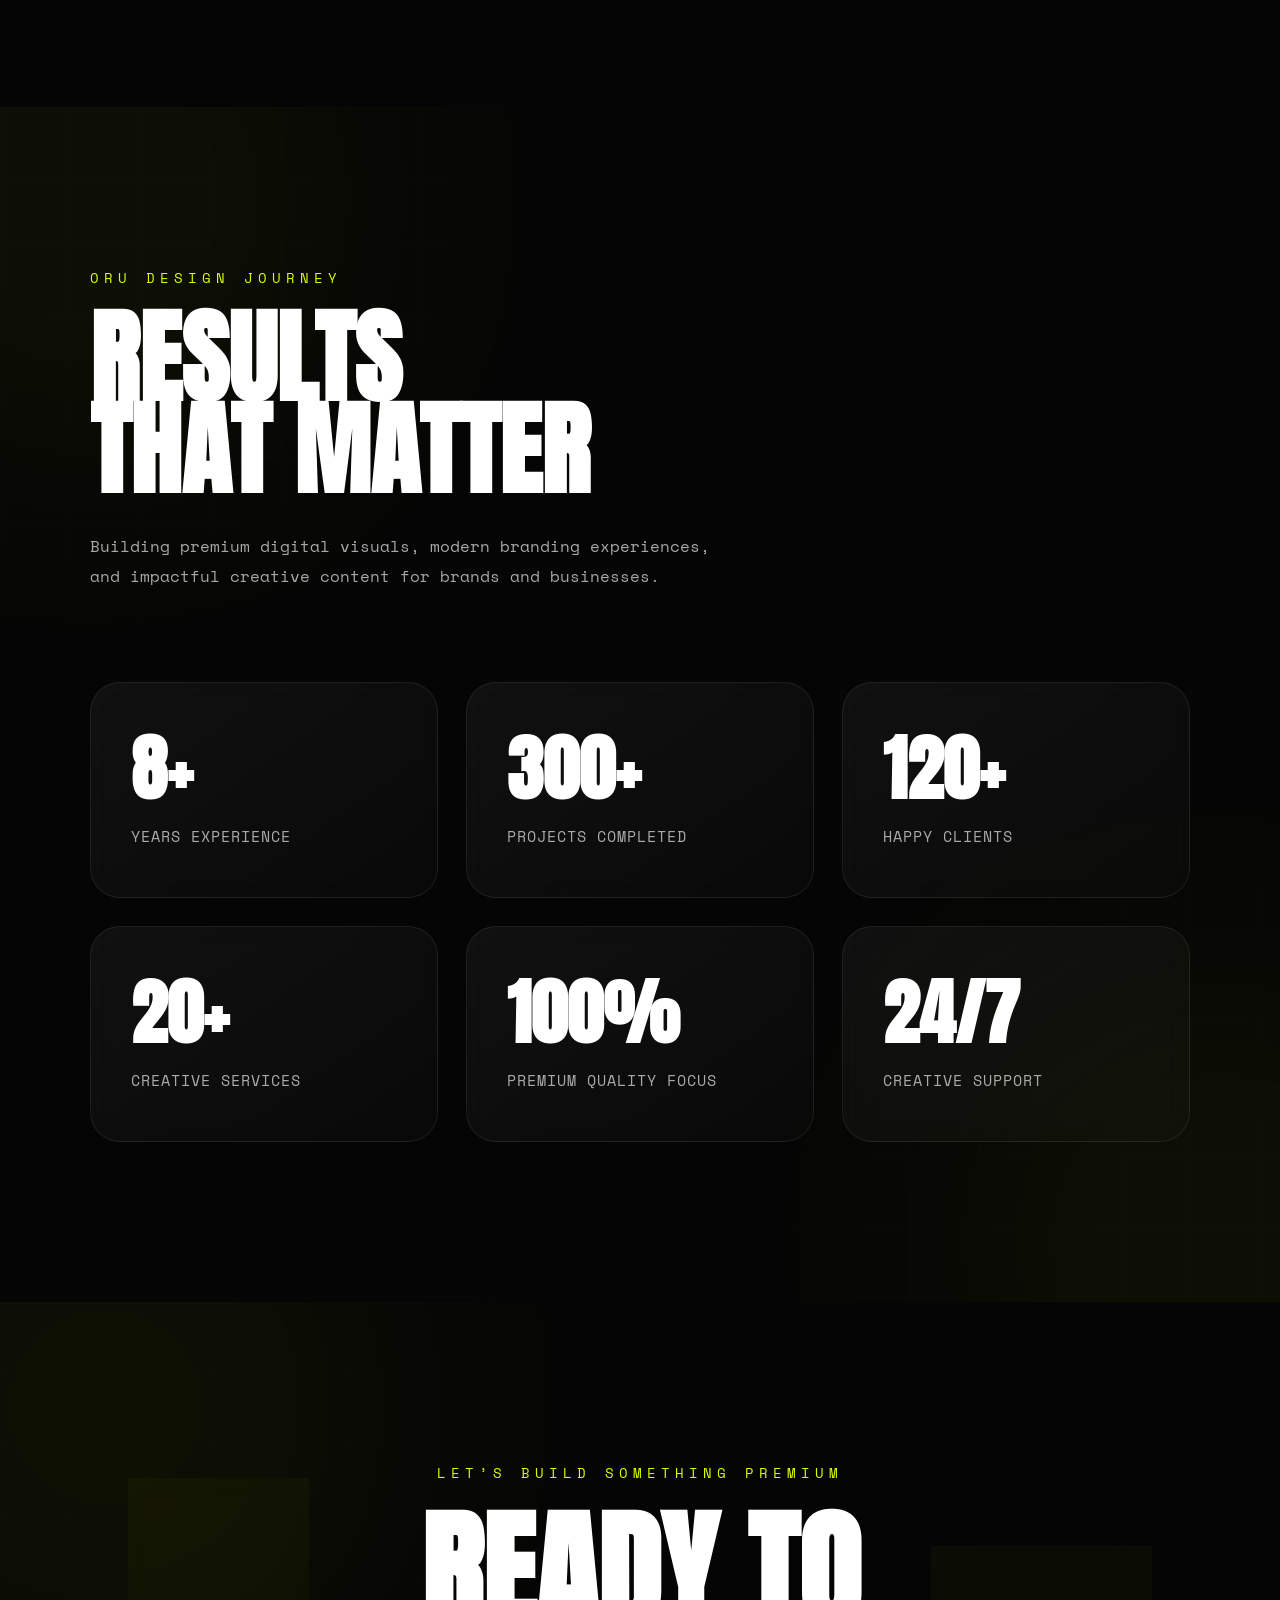
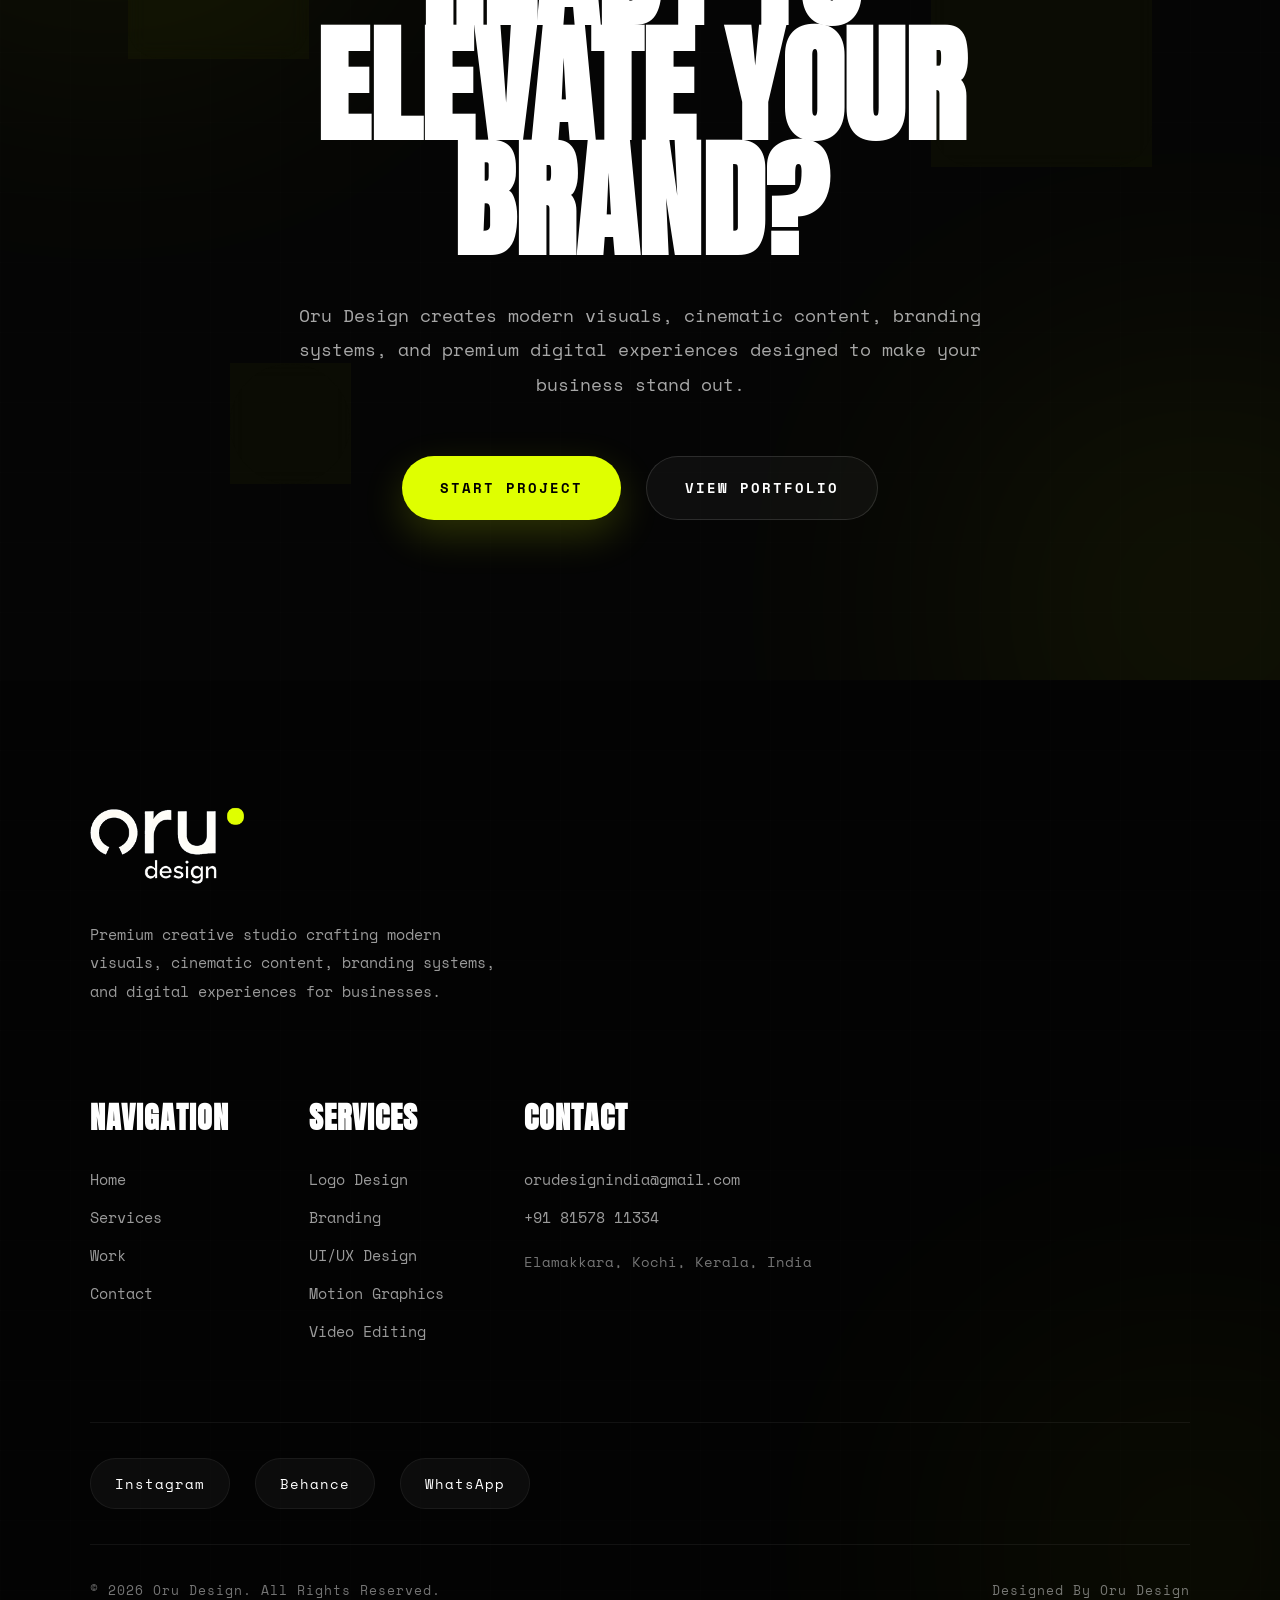
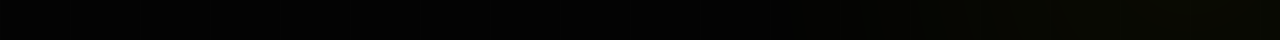
<file: services.html>
<!DOCTYPE html>
<html lang="en">

<head>

    <meta charset="UTF-8">

    <meta name="viewport"
          content="width=device-width, initial-scale=1.0">

    <title>Services — Oru Design</title>

    <!-- GOOGLE FONTS -->

    <link rel="preconnect"
          href="https://fonts.googleapis.com">

    <link rel="preconnect"
          href="https://fonts.gstatic.com"
          crossorigin>

    <link href="https://fonts.googleapis.com/css2?family=Anton&family=Space+Mono:wght@400;700&display=swap"
          rel="stylesheet">

    <style>

        /* =========================================
           RESET
        ========================================= */

        *{
            margin:0;
            padding:0;
            box-sizing:border-box;
        }

        html{
            scroll-behavior:smooth;
        }

        body{

            background:#050505;

            color:#ffffff;

            font-family:'Space Mono', monospace;

            overflow-x:hidden;
        }

        /* =========================================
           HEADER
        ========================================= */

        .global-header{

            position:fixed;

            top:0;
            left:0;

            width:100%;

            height:90px;

            padding:0 7%;

            display:flex;

            align-items:center;

            justify-content:space-between;

            z-index:9999;

            background:
                linear-gradient(
                    to bottom,
                    rgba(0,0,0,0.85),
                    rgba(0,0,0,0)
                );

            backdrop-filter:blur(10px);
        }

        /* LOGO */

        .logo{

            display:flex;

            align-items:center;

            text-decoration:none;
        }

        .logo img{

            width:120px;
        }

        /* NAV */

        .nav{

            display:flex;

            gap:42px;
        }

        .nav a{

            color:rgba(255,255,255,0.72);

            text-decoration:none;

            font-size:12px;

            letter-spacing:3px;

            text-transform:uppercase;

            position:relative;

            transition:0.35s ease;
        }

        .nav a::after{

            content:"";

            position:absolute;

            left:0;
            bottom:-8px;

            width:0%;

            height:2px;

            background:#dfff00;

            transition:0.35s ease;
        }

        .nav a:hover{

            color:#ffffff;
        }

        .nav a:hover::after{

            width:100%;
        }

        /* =========================================
           HERO SECTION
        ========================================= */

        .services-hero{

            position:relative;

            width:100%;

            min-height:100vh;

            padding:140px 7% 100px;

            display:flex;

            align-items:center;

            justify-content:space-between;

            gap:80px;

            overflow:hidden;
        }

        /* GRID */

        .hero-grid{

            position:absolute;

            inset:0;

            background-image:
                linear-gradient(rgba(255,255,255,0.03) 1px, transparent 1px),
                linear-gradient(90deg, rgba(255,255,255,0.03) 1px, transparent 1px);

            background-size:70px 70px;

            opacity:0.35;
        }

        /* GLOW */

        .hero-glow{

            position:absolute;

            border-radius:50%;

            filter:blur(120px);

            opacity:0.12;
        }

        .hero-glow-1{

            width:450px;
            height:450px;

            background:#dfff00;

            top:-120px;
            left:-120px;
        }

        .hero-glow-2{

            width:420px;
            height:420px;

            background:#dfff00;

            bottom:-150px;
            right:-150px;
        }

        /* CONTENT */

        .services-hero-content{

            position:relative;

            z-index:5;

            max-width:850px;
        }

        /* MINI TITLE */

        .services-mini-title{

            color:#dfff00;

            font-size:14px;

            letter-spacing:5px;

            margin-bottom:24px;

            text-transform:uppercase;

            animation:fadeUp 1s ease;
        }

        /* MAIN TITLE */

        .services-main-title{

            font-family:'Anton', sans-serif;

            font-size:clamp(70px,10vw,170px);

            line-height:0.88;

            text-transform:uppercase;

            margin-bottom:35px;

            animation:fadeUp 1.2s ease;
        }

        /* DESCRIPTION */

        .services-description{

            max-width:650px;

            color:rgba(255,255,255,0.65);

            font-size:17px;

            line-height:1.9;

            margin-bottom:45px;

            animation:fadeUp 1.4s ease;
        }

        /* BUTTONS */

        .services-buttons{

            display:flex;

            gap:20px;

            flex-wrap:wrap;
        }

        .hero-btn{

            height:62px;

            padding:0 34px;

            border-radius:60px;

            display:inline-flex;

            align-items:center;

            justify-content:center;

            text-decoration:none;

            font-size:14px;

            font-weight:700;

            letter-spacing:2px;

            text-transform:uppercase;

            transition:0.4s ease;
        }

        /* PRIMARY BUTTON */

        .hero-btn-primary{

            background:#dfff00;

            color:#000000;

            box-shadow:
                0 15px 40px rgba(223,255,0,0.18);
        }

        .hero-btn-primary:hover{

            transform:translateY(-5px);
        }

        /* SECONDARY BUTTON */

        .hero-btn-secondary{

            border:1px solid rgba(255,255,255,0.08);

            background:rgba(255,255,255,0.04);

            color:#ffffff;
        }

        .hero-btn-secondary:hover{

            border-color:#dfff00;

            color:#dfff00;

            transform:translateY(-5px);
        }

        /* RIGHT CARD */

        .hero-right{

            position:relative;

            z-index:5;
        }

        .service-preview-card{

            width:380px;

            padding:40px;

            border-radius:30px;

            background:
                linear-gradient(
                    145deg,
                    rgba(255,255,255,0.06),
                    rgba(255,255,255,0.02)
                );

            border:1px solid rgba(255,255,255,0.08);

            backdrop-filter:blur(12px);

            animation:floatCard 6s ease-in-out infinite;
        }

        /* TAG */

        .preview-tag{

            display:inline-block;

            padding:10px 16px;

            border-radius:40px;

            background:rgba(223,255,0,0.12);

            color:#dfff00;

            font-size:12px;

            letter-spacing:2px;

            margin-bottom:25px;
        }

        /* CARD TITLE */

        .service-preview-card h3{

            font-family:'Anton', sans-serif;

            font-size:52px;

            line-height:1;

            margin-bottom:35px;

            text-transform:uppercase;
        }

        /* LIST */

        .preview-list{

            display:flex;

            flex-wrap:wrap;

            gap:14px;
        }

        .preview-list span{

            padding:12px 18px;

            border-radius:40px;

            background:rgba(255,255,255,0.05);

            border:1px solid rgba(255,255,255,0.06);

            color:rgba(255,255,255,0.85);

            font-size:13px;

            transition:0.3s ease;
        }

        .preview-list span:hover{

            background:#dfff00;

            color:#000000;

            transform:translateY(-4px);
        }

        /* FLOATING TEXT */

        .floating{

            position:absolute;

            color:rgba(223,255,0,0.08);

            font-size:70px;

            font-family:'Anton', sans-serif;

            animation:floatIcon 8s ease-in-out infinite;
        }

        .floating-1{

            top:10%;
            left:8%;
        }

        .floating-2{

            top:18%;
            right:14%;
        }

        .floating-3{

            bottom:14%;
            left:12%;
        }

        .floating-4{

            bottom:10%;
            right:10%;
        }

        /* ANIMATIONS */

        @keyframes floatCard{

            0%{
                transform:translateY(0px);
            }

            50%{
                transform:translateY(-12px);
            }

            100%{
                transform:translateY(0px);
            }
        }

        @keyframes floatIcon{

            0%{
                transform:translateY(0px);
            }

            50%{
                transform:translateY(-18px);
            }

            100%{
                transform:translateY(0px);
            }
        }

        @keyframes fadeUp{

            from{

                opacity:0;

                transform:translateY(40px);
            }

            to{

                opacity:1;

                transform:translateY(0);
            }
        }

        /* RESPONSIVE */

        @media(max-width:1100px){

            .services-hero{

                flex-direction:column;

                justify-content:center;

                text-align:center;
            }

            .services-buttons{

                justify-content:center;
            }
        }

        @media(max-width:768px){

            .services-main-title{

                font-size:80px;
            }

            .service-preview-card{

                width:100%;
            }

            .nav{

                gap:18px;
            }

            .nav a{

                font-size:10px;

                letter-spacing:1.5px;
            }

            .floating{

                display:none;
            }
        }

    </style>

</head>

<body>

    <!-- HEADER -->

    <header class="global-header">

        <a href="#"
           class="logo">

            <img src="images/logo.png"
                 alt="Oru Design Logo">

        </a>

        <nav class="nav">

            <a href="index.html">Home</a>

            <a href="services.html">Services</a>

            <a href="about.html">about</a>

            <a href="contact.html">contact</a>

        </nav>

    </header>

    <!-- HERO -->

    <section class="services-hero">

        <!-- GRID -->

        <div class="hero-grid"></div>

        <!-- GLOW -->

        <div class="hero-glow hero-glow-1"></div>

        <div class="hero-glow hero-glow-2"></div>

        <!-- FLOATING -->

        <div class="floating floating-1">CREATE</div>

        <div class="floating floating-2">DESIGN</div>

        <div class="floating floating-3">MOTION</div>

        <div class="floating floating-4">VISUALS</div>

        <!-- LEFT -->

        <div class="services-hero-content">

            <p class="services-mini-title">

                ORU DESIGN SERVICES

            </p>

            <h1 class="services-main-title">

                WE CREATE<br>
                DIGITAL<br>
                EXPERIENCES.

            </h1>

            <p class="services-description">

                Premium creative solutions for brands,
                businesses, creators, and startups.
                From graphic design to cinematic visuals,
                we craft visuals that stand out.

            </p>

            <div class="services-buttons">

                <a href="#services-section"
                   class="hero-btn hero-btn-primary">

                    Explore Services

                </a>

                <a href="https://wa.me/918157811334"
                   class="hero-btn hero-btn-secondary">

                    Contact Now

                </a>

            </div>

        </div>

        <!-- RIGHT -->

        <div class="hero-right">

            <div class="service-preview-card">

                <span class="preview-tag">

                    FEATURED

                </span>

                <h3>

                    20+ Creative<br>
                    Services

                </h3>

                <div class="preview-list">

                    <span>Logo Design</span>

                    <span>Branding</span>

                    <span>UI/UX</span>

                    <span>Video Editing</span>

                    <span>Motion Graphics</span>

                    <span>Social Media</span>

                </div>

            </div>

        </div>

    </section>

</body>

</html>



<!-- =========================================
     SECTION 02 — CREATIVE SERVICES GRID
========================================= -->
<link rel="stylesheet" href="services.css">
<section class="creative-services-section"
         id="services-section">

    <!-- BACKGROUND GLOW -->

    <div class="services-bg-glow"></div>

    <!-- SECTION TOP -->

    <div class="creative-services-top">

        <p class="creative-services-label">

            OUR EXPERTISE

        </p>

        <h2 class="creative-services-title">

            Creative<br>
            Solutions

        </h2>

        <p class="creative-services-text">

            Premium creative services crafted
            for brands, startups, creators,
            and businesses who want visuals
            that stand out from the crowd.

        </p>

    </div>

    <!-- SERVICES GRID -->

    <div class="creative-services-grid">

        <!-- CARD -->

        <div class="creative-service-card">

            <div class="creative-service-number">
                01
            </div>

            <div class="creative-service-icon">
                ✦
            </div>

            <h3>Logo Design</h3>

            <p>
                Modern and memorable logo
                identities for businesses.
            </p>

        </div>

        <!-- CARD -->

        <div class="creative-service-card">

            <div class="creative-service-number">
                02
            </div>

            <div class="creative-service-icon">
                ◉
            </div>

            <h3>Branding</h3>

            <p>
                Complete visual identity systems
                with premium aesthetics.
            </p>

        </div>

        <!-- CARD -->

        <div class="creative-service-card">

            <div class="creative-service-number">
                03
            </div>

            <div class="creative-service-icon">
                ⬡
            </div>

            <h3>Social Media</h3>

            <p>
                Scroll-stopping social media
                creatives and ad campaigns.
            </p>

        </div>

        <!-- CARD -->

        <div class="creative-service-card">

            <div class="creative-service-number">
                04
            </div>

            <div class="creative-service-icon">
                ✺
            </div>

            <h3>Poster Design</h3>

            <p>
                Cinematic and premium poster
                concepts for promotions.
            </p>

        </div>

        <!-- CARD -->

        <div class="creative-service-card">

            <div class="creative-service-number">
                05
            </div>

            <div class="creative-service-icon">
                ◈
            </div>

            <h3>UI/UX Design</h3>

            <p>
                Modern digital interfaces with
                smooth user experiences.
            </p>

        </div>

        <!-- CARD -->

        <div class="creative-service-card">

            <div class="creative-service-number">
                06
            </div>

            <div class="creative-service-icon">
                ✧
            </div>

            <h3>Video Editing</h3>

            <p>
                Professional editing with
                cinematic storytelling feel.
            </p>

        </div>

        <!-- CARD -->

        <div class="creative-service-card">

            <div class="creative-service-number">
                07
            </div>

            <div class="creative-service-icon">
                ✦
            </div>

            <h3>Motion Graphics</h3>

            <p>
                Dynamic animations and modern
                motion visual experiences.
            </p>

        </div>

        <!-- CARD -->

        <div class="creative-service-card">

            <div class="creative-service-number">
                08
            </div>

            <div class="creative-service-icon">
                ◉
            </div>

            <h3>Brochure Design</h3>

            <p>
                Elegant brochures and company
                profile presentation layouts.
            </p>

        </div>

    </div>

</section>



<!-- =========================================
     SECTION 03 — MARQUEE SERVICES
========================================= -->

<section class="marquee-services-section">

    <!-- TOP -->

    <div class="marquee-services-top">

        <p class="marquee-services-label">

            FULL CREATIVE SOLUTIONS

        </p>

        <h2 class="marquee-services-title">

            More Than<br>
            Just Design

        </h2>

    </div>

    <!-- MARQUEE 01 -->

    <div class="marquee-wrapper">

        <div class="marquee-track">

            <span>Logo Design</span>

            <span>Branding</span>

            <span>UI/UX Design</span>

            <span>Motion Graphics</span>

            <span>Video Editing</span>

            <span>Poster Design</span>

            <span>Social Media Design</span>

            <span>Visual Storytelling</span>

            <span>Web Design</span>

            <span>Creative Direction</span>

            <!-- DUPLICATE -->

            <span>Logo Design</span>

            <span>Branding</span>

            <span>UI/UX Design</span>

            <span>Motion Graphics</span>

            <span>Video Editing</span>

            <span>Poster Design</span>

            <span>Social Media Design</span>

            <span>Visual Storytelling</span>

            <span>Web Design</span>

            <span>Creative Direction</span>

        </div>

    </div>

    <!-- MARQUEE 02 -->

    <div class="marquee-wrapper reverse">

        <div class="marquee-track">

            <span>Brochure Design</span>

            <span>Packaging Design</span>

            <span>Advertising Design</span>

            <span>Instagram Reels</span>

            <span>YouTube Thumbnails</span>

            <span>Business Branding</span>

            <span>Product Visuals</span>

            <span>Corporate Identity</span>

            <span>Creative Campaigns</span>

            <span>Digital Experiences</span>

            <!-- DUPLICATE -->

            <span>Brochure Design</span>

            <span>Packaging Design</span>

            <span>Advertising Design</span>

            <span>Instagram Reels</span>

            <span>YouTube Thumbnails</span>

            <span>Business Branding</span>

            <span>Product Visuals</span>

            <span>Corporate Identity</span>

            <span>Creative Campaigns</span>

            <span>Digital Experiences</span>

        </div>

    </div>

</section>


<!-- =========================================
     SECTION 04 — PROCESS TIMELINE
========================================= -->

<section class="process-section">

    <!-- BACKGROUND GLOW -->

    <div class="process-bg-glow"></div>

    <!-- LEFT -->

    <div class="process-left">

        <p class="process-mini-title">

            HOW WE WORK

        </p>

        <h2 class="process-main-title">

            Creative<br>
            Process
        </h2>

        <p class="process-description">

            Every project at Oru Design follows
            a structured premium workflow —
            from strategy and concept creation
            to execution and final delivery.

        </p>

    </div>

    <!-- RIGHT -->

    <div class="process-right">

        <!-- ITEM -->

        <div class="process-item">

            <div class="process-number">
                01
            </div>

            <div class="process-content">

                <h3>Research & Strategy</h3>

                <p>
                    Understanding your brand,
                    audience, goals, and market
                    positioning before starting
                    the creative process.
                </p>

            </div>

        </div>

        <!-- ITEM -->

        <div class="process-item">

            <div class="process-number">
                02
            </div>

            <div class="process-content">

                <h3>Creative Direction</h3>

                <p>
                    Building strong visual ideas,
                    moodboards, layouts, concepts,
                    and design systems.
                </p>

            </div>

        </div>

        <!-- ITEM -->

        <div class="process-item">

            <div class="process-number">
                03
            </div>

            <div class="process-content">

                <h3>Design Execution</h3>

                <p>
                    Crafting high-quality visuals
                    with attention to typography,
                    colors, composition, and detail.
                </p>

            </div>

        </div>

        <!-- ITEM -->

        <div class="process-item">

            <div class="process-number">
                04
            </div>

            <div class="process-content">

                <h3>Delivery & Support</h3>

                <p>
                    Final optimized delivery with
                    revisions, support, and proper
                    export formats for all platforms.
                </p>

            </div>

        </div>

    </div>

</section>



<!-- =========================================
     SECTION 05 — STATS / ACHIEVEMENTS
========================================= -->

<section class="stats-section">

    <!-- BACKGROUND -->

    <div class="stats-grid-bg"></div>

    <div class="stats-glow stats-glow-1"></div>

    <div class="stats-glow stats-glow-2"></div>

    <!-- TOP -->

    <div class="stats-top">

        <p class="stats-mini-title">

            ORU DESIGN JOURNEY

        </p>

        <h2 class="stats-main-title">

            Results<br>
            That Matter
        </h2>

        <p class="stats-description">

            Building premium digital visuals,
            modern branding experiences, and
            impactful creative content for
            brands and businesses.

        </p>

    </div>

    <!-- STATS GRID -->

    <div class="stats-grid">

        <!-- ITEM -->

        <div class="stat-card">

            <h3>8+</h3>

            <p>Years Experience</p>

        </div>

        <!-- ITEM -->

        <div class="stat-card">

            <h3>300+</h3>

            <p>Projects Completed</p>

        </div>

        <!-- ITEM -->

        <div class="stat-card">

            <h3>120+</h3>

            <p>Happy Clients</p>

        </div>

        <!-- ITEM -->

        <div class="stat-card">

            <h3>20+</h3>

            <p>Creative Services</p>

        </div>

        <!-- ITEM -->

        <div class="stat-card">

            <h3>100%</h3>

            <p>Premium Quality Focus</p>

        </div>

        <!-- ITEM -->

        <div class="stat-card">

            <h3>24/7</h3>

            <p>Creative Support</p>

        </div>

    </div>

</section>



<!-- =========================================
     SECTION 06 — FINAL CTA
========================================= -->

<section class="final-cta-section">

    <!-- BACKGROUND -->

    <div class="cta-grid-bg"></div>

    <div class="cta-glow cta-glow-1"></div>

    <div class="cta-glow cta-glow-2"></div>

    <!-- FLOATING ELEMENTS -->

    <div class="cta-float cta-float-1"></div>

    <div class="cta-float cta-float-2"></div>

    <div class="cta-float cta-float-3"></div>

    <!-- CONTENT -->

    <div class="final-cta-content">

        <p class="final-cta-mini">

            LET’S BUILD SOMETHING PREMIUM

        </p>

        <h2 class="final-cta-title">

            Ready To<br>
            Elevate Your<br>
            Brand?
        </h2>

        <p class="final-cta-description">

            Oru Design creates modern visuals,
            cinematic content, branding systems,
            and premium digital experiences
            designed to make your business stand out.

        </p>

        <!-- BUTTONS -->

        <div class="final-cta-buttons">

            <!-- WHATSAPP -->

            <a href="https://wa.me/918157811334?text=Hello%20Oru%20Design%2C%20I%20would%20like%20to%20know%20more%20about%20your%20services."
               target="_blank"
               class="final-cta-btn primary-btn">

                Start Project

            </a>

            <!-- PORTFOLIO -->

            <a href="https://www.behance.net/anandumohanmr"
               target="_blank"
               class="final-cta-btn secondary-btn">

                View Portfolio

            </a>

        </div>

    </div>

</section>

<!-- =========================================
     SECTION 07 — FOOTER
========================================= -->

<footer class="premium-footer">

    <!-- BG -->

    <div class="footer-grid-bg"></div>

    <div class="footer-glow"></div>

    <!-- TOP -->

    <div class="footer-top">

        <!-- LEFT -->

        <div class="footer-brand">

            <img src="images/logo.png"
                 alt="Oru Design Logo"
                 class="footer-logo">

            <p class="footer-brand-text">

                Premium creative studio crafting
                modern visuals, cinematic content,
                branding systems, and digital
                experiences for businesses.

            </p>

        </div>

        <!-- CENTER -->

        <div class="footer-links-wrapper">

            <!-- MENU -->

            <div class="footer-links-column">

                <h4>Navigation</h4>

                <a href="index.html">Home</a>

                <a href="services.html">Services</a>

                <a href="#work">Work</a>

                <a href="#contact">Contact</a>

            </div>

            <!-- SERVICES -->

            <div class="footer-links-column">

                <h4>Services</h4>

                <a href="#">Logo Design</a>

                <a href="#">Branding</a>

                <a href="#">UI/UX Design</a>

                <a href="#">Motion Graphics</a>

                <a href="#">Video Editing</a>

            </div>

            <!-- CONTACT -->

            <div class="footer-links-column">

                <h4>Contact</h4>

                <a href="mailto:orudesignindia@gmail.com">
                    orudesignindia@gmail.com
                </a>

                <a href="tel:+918157811334">
                    +91 81578 11334
                </a>

                <span class="footer-location">

                    Elamakkara, Kochi,
                    Kerala, India

                </span>

            </div>

        </div>

    </div>

    <!-- SOCIAL -->

    <div class="footer-socials">

        <a href="https://www.instagram.com/oru.design.in/?hl=en"
           target="_blank">

            Instagram

        </a>

        <a href="https://www.behance.net/anandumohanmr"
           target="_blank">

            Behance

        </a>

        <a href="https://wa.me/918157811334"
           target="_blank">

            WhatsApp

        </a>

    </div>

    <!-- BOTTOM -->

    <div class="footer-bottom">

        <p>

            © 2026 Oru Design.
            All Rights Reserved.

        </p>

        <p>

            Designed By Oru Design

        </p>

    </div>

</footer>
</file>
<file: about.css>
/* =========================================
   RESET
========================================= */

*{

    margin:0;
    padding:0;

    box-sizing:border-box;
}

body{

    background:#050505;

    font-family:'Space Mono', monospace;

    color:#ffffff;

    overflow-x:hidden;
}

/* =========================================
   HEADER
========================================= */

.about-global-header{

    position:fixed;

    top:0;
    left:0;

    width:100%;

    height:90px;

    padding:0 7%;

    display:flex;

    align-items:center;

    justify-content:space-between;

    z-index:999;

    backdrop-filter:blur(14px);

    background:rgba(0,0,0,0.45);

    border-bottom:
        1px solid rgba(255,255,255,0.06);
}

/* =========================================
   LOGO
========================================= */

.about-logo{

    text-decoration:none;

    display:flex;

    align-items:center;
}

.about-logo-image{

    width:130px;

    object-fit:contain;
}

/* =========================================
   NAVIGATION
========================================= */

.about-nav{

    display:flex;

    gap:45px;
}

.about-nav a{

    position:relative;

    color:
        rgba(255,255,255,0.7);

    text-decoration:none;

    font-size:13px;

    letter-spacing:3px;

    text-transform:uppercase;

    transition:0.35s ease;
}

.about-nav a::after{

    content:"";

    position:absolute;

    left:0;
    bottom:-8px;

    width:0%;

    height:2px;

    background:#dfff00;

    transition:0.35s ease;
}

.about-nav a:hover{

    color:#ffffff;
}

.about-nav a:hover::after{

    width:100%;
}

/* ACTIVE */

.about-nav a.active{

    color:#ffffff;
}

.about-nav a.active::after{

    width:100%;
}

/* =========================================
   BUTTON
========================================= */

.about-header-btn{

    height:52px;

    padding:0 28px;

    border-radius:60px;

    background:#dfff00;

    color:#000000;

    display:flex;

    align-items:center;

    justify-content:center;

    text-decoration:none;

    font-size:13px;

    font-weight:700;

    letter-spacing:2px;

    text-transform:uppercase;

    transition:0.4s ease;
}

.about-header-btn:hover{

    transform:translateY(-4px);
}

/* =========================================
   RESPONSIVE
========================================= */

@media(max-width:992px){

    .about-nav{

        display:none;
    }
}

@media(max-width:768px){

    .about-logo-image{

        width:100px;
    }

    .about-header-btn{

        height:45px;

        padding:0 18px;

        font-size:11px;
    }
}



/* =========================================
   ABOUT SECTION 02 — JOURNEY
========================================= */

.journey-section{

    position:relative;

    width:100%;

    min-height:100vh;

    padding:140px 7%;

    background:#050505;

    display:grid;

    grid-template-columns:
        1fr 1fr;

    gap:100px;

    overflow:hidden;
}

/* =========================================
   BACKGROUND
========================================= */

.journey-grid{

    position:absolute;

    inset:0;

    background-image:

        linear-gradient(
            rgba(255,255,255,0.03) 1px,
            transparent 1px
        ),

        linear-gradient(
            90deg,
            rgba(255,255,255,0.03) 1px,
            transparent 1px
        );

    background-size:70px 70px;

    opacity:0.2;
}

/* GLOW */

.journey-glow{

    position:absolute;

    width:500px;
    height:500px;

    background:#dfff00;

    border-radius:50%;

    filter:blur(160px);

    opacity:0.05;

    right:-150px;
    top:20%;
}

/* =========================================
   LEFT
========================================= */

.journey-left{

    position:relative;

    z-index:5;
}

/* MINI TITLE */

.journey-mini-title{

    color:#dfff00;

    font-size:14px;

    letter-spacing:5px;

    text-transform:uppercase;

    margin-bottom:25px;
}

/* MAIN TITLE */

.journey-main-title{

    font-family:'Anton', sans-serif;

    font-size:clamp(70px,8vw,150px);

    line-height:0.9;

    text-transform:uppercase;

    margin-bottom:40px;
}

/* DESCRIPTION */

.journey-description{

    color:rgba(255,255,255,0.65);

    font-size:17px;

    line-height:1.9;

    margin-bottom:30px;

    max-width:650px;
}

/* =========================================
   RIGHT
========================================= */

.journey-right{

    position:relative;

    z-index:5;

    display:flex;

    align-items:center;
}

/* TIMELINE */

.timeline-wrapper{

    position:relative;

    width:100%;

    padding-left:60px;
}

/* LINE */

.timeline-wrapper::before{

    content:"";

    position:absolute;

    left:18px;
    top:0;

    width:2px;

    height:100%;

    background:
        linear-gradient(
            to bottom,
            #dfff00,
            transparent
        );
}

/* ITEM */

.timeline-item{

    position:relative;

    margin-bottom:60px;

    animation:
        fadeUp 1s ease;
}

/* DOT */

.timeline-dot{

    position:absolute;

    left:-52px;
    top:10px;

    width:18px;
    height:18px;

    border-radius:50%;

    background:#dfff00;

    box-shadow:
        0 0 20px rgba(223,255,0,0.8);
}

/* CONTENT */

.timeline-content{

    padding:35px;

    border-radius:30px;

    background:
        rgba(255,255,255,0.04);

    border:
        1px solid rgba(255,255,255,0.06);

    backdrop-filter:blur(12px);

    transition:0.4s ease;
}

/* HOVER */

.timeline-content:hover{

    transform:
        translateY(-8px);

    border-color:
        rgba(223,255,0,0.25);

    box-shadow:
        0 20px 60px rgba(0,0,0,0.35);
}

/* YEAR */

.timeline-year{

    display:inline-block;

    margin-bottom:18px;

    color:#dfff00;

    font-size:13px;

    letter-spacing:3px;

    text-transform:uppercase;
}

/* TITLE */

.timeline-content h3{

    font-family:'Anton', sans-serif;

    font-size:42px;

    line-height:1;

    margin-bottom:18px;

    text-transform:uppercase;
}

/* TEXT */

.timeline-content p{

    color:rgba(255,255,255,0.65);

    line-height:1.8;

    font-size:15px;
}

/* =========================================
   ANIMATION
========================================= */

@keyframes fadeUp{

    from{

        opacity:0;

        transform:
            translateY(50px);
    }

    to{

        opacity:1;

        transform:
            translateY(0px);
    }
}

/* =========================================
   RESPONSIVE
========================================= */

@media(max-width:992px){

    .journey-section{

        grid-template-columns:1fr;

        gap:70px;
    }
}

@media(max-width:768px){

    .journey-section{

        padding:100px 7%;
    }

    .journey-main-title{

        font-size:72px;
    }

    .timeline-content{

        padding:28px;
    }

    .timeline-content h3{

        font-size:32px;
    }
}

/* =========================================
   ABOUT SECTION 03 — SKILLS
========================================= */

.skills-section{

    position:relative;

    width:100%;

    min-height:100vh;

    padding:140px 7%;

    background:#050505;

    overflow:hidden;
}

/* =========================================
   BACKGROUND
========================================= */

.skills-grid{

    position:absolute;

    inset:0;

    background-image:

        linear-gradient(
            rgba(255,255,255,0.03) 1px,
            transparent 1px
        ),

        linear-gradient(
            90deg,
            rgba(255,255,255,0.03) 1px,
            transparent 1px
        );

    background-size:70px 70px;

    opacity:0.2;
}

/* GLOW */

.skills-glow{

    position:absolute;

    border-radius:50%;

    filter:blur(160px);

    opacity:0.06;
}

.skills-glow-1{

    width:420px;
    height:420px;

    background:#dfff00;

    top:-100px;
    left:-100px;
}

.skills-glow-2{

    width:420px;
    height:420px;

    background:#dfff00;

    bottom:-120px;
    right:-120px;
}

/* =========================================
   TOP
========================================= */

.skills-heading{

    position:relative;

    z-index:5;

    margin-bottom:90px;
}

/* MINI TITLE */

.skills-mini-title{

    color:#dfff00;

    font-size:14px;

    letter-spacing:5px;

    text-transform:uppercase;

    margin-bottom:25px;
}

/* TITLE */

.skills-main-title{

    font-family:'Anton', sans-serif;

    font-size:clamp(70px,8vw,150px);

    line-height:0.9;

    text-transform:uppercase;

    margin-bottom:35px;
}

/* TEXT */

.skills-description{

    max-width:700px;

    color:rgba(255,255,255,0.65);

    font-size:17px;

    line-height:1.9;
}

/* =========================================
   GRID
========================================= */

.skills-grid-wrapper{

    position:relative;

    z-index:5;

    display:grid;

    grid-template-columns:
        repeat(3, 1fr);

    gap:30px;
}

/* =========================================
   CARD
========================================= */

.skill-card{

    position:relative;

    padding:45px;

    border-radius:32px;

    background:
        linear-gradient(
            145deg,
            rgba(255,255,255,0.05),
            rgba(255,255,255,0.02)
        );

    border:
        1px solid rgba(255,255,255,0.06);

    overflow:hidden;

    transition:0.45s ease;

    backdrop-filter:blur(14px);
}

/* HOVER */

.skill-card:hover{

    transform:
        translateY(-10px);

    border-color:
        rgba(223,255,0,0.2);

    box-shadow:
        0 25px 70px rgba(0,0,0,0.35);
}

/* GLOW EFFECT */

.skill-card::before{

    content:"";

    position:absolute;

    width:180px;
    height:180px;

    background:#dfff00;

    border-radius:50%;

    filter:blur(80px);

    opacity:0;

    top:-80px;
    right:-80px;

    transition:0.45s ease;
}

.skill-card:hover::before{

    opacity:0.08;
}

/* ICON */

.skill-icon{

    width:72px;
    height:72px;

    border-radius:24px;

    background:
        rgba(223,255,0,0.1);

    border:
        1px solid rgba(223,255,0,0.15);

    display:flex;

    align-items:center;

    justify-content:center;

    font-size:28px;

    color:#dfff00;

    margin-bottom:30px;

    transition:0.4s ease;
}

/* ICON HOVER */

.skill-card:hover
.skill-icon{

    transform:
        rotate(8deg)
        scale(1.08);
}

/* TITLE */

.skill-card h3{

    font-family:'Anton', sans-serif;

    font-size:42px;

    line-height:1;

    text-transform:uppercase;

    margin-bottom:20px;
}

/* TEXT */

.skill-card p{

    color:rgba(255,255,255,0.65);

    line-height:1.9;

    font-size:15px;

    margin-bottom:28px;
}

/* TAG */

.skill-card span{

    display:inline-flex;

    align-items:center;

    justify-content:center;

    padding:12px 20px;

    border-radius:50px;

    background:
        rgba(255,255,255,0.05);

    border:
        1px solid rgba(255,255,255,0.05);

    font-size:12px;

    letter-spacing:2px;

    text-transform:uppercase;

    color:#dfff00;
}

/* =========================================
   RESPONSIVE
========================================= */

@media(max-width:1100px){

    .skills-grid-wrapper{

        grid-template-columns:
            repeat(2, 1fr);
    }
}

@media(max-width:768px){

    .skills-section{

        padding:100px 7%;
    }

    .skills-main-title{

        font-size:72px;
    }

    .skills-grid-wrapper{

        grid-template-columns:1fr;
    }

    .skill-card{

        padding:35px;
    }

    .skill-card h3{

        font-size:34px;
    }
}


/* =========================================
   EXPERIENCE RIGHT SIDE
========================================= */

.experience-right{

    position:relative;

    z-index:5;

    display:flex;

    flex-direction:column;

    gap:35px;
}

/* =========================================
   EXPERIENCE CARD
========================================= */

.experience-card{

    position:relative;

    padding:45px;

    border-radius:34px;

    background:
        linear-gradient(
            145deg,
            rgba(255,255,255,0.05),
            rgba(255,255,255,0.02)
        );

    border:
        1px solid rgba(255,255,255,0.06);

    overflow:hidden;

    backdrop-filter:blur(16px);

    transition:0.45s ease;
}

/* HOVER */

.experience-card:hover{

    transform:
        translateY(-10px);

    border-color:
        rgba(223,255,0,0.18);

    box-shadow:
        0 25px 70px rgba(0,0,0,0.35);
}

/* GLOW EFFECT */

.experience-card::before{

    content:"";

    position:absolute;

    width:180px;
    height:180px;

    border-radius:50%;

    background:#dfff00;

    filter:blur(90px);

    opacity:0;

    top:-80px;
    right:-80px;

    transition:0.45s ease;
}

.experience-card:hover::before{

    opacity:0.08;
}

/* YEAR */

.experience-year{

    display:inline-block;

    margin-bottom:22px;

    color:#dfff00;

    font-size:13px;

    letter-spacing:3px;

    text-transform:uppercase;
}

/* TITLE */

.experience-card h3{

    font-family:'Anton', sans-serif;

    font-size:52px;

    line-height:1;

    text-transform:uppercase;

    margin-bottom:12px;
}

/* COMPANY */

.experience-card h4{

    color:#ffffff;

    font-size:18px;

    margin-bottom:22px;

    font-weight:700;
}

/* DESCRIPTION */

.experience-card p{

    color:rgba(255,255,255,0.65);

    line-height:1.9;

    font-size:15px;

    max-width:700px;
}

/* =========================================
   RESPONSIVE
========================================= */

@media(max-width:768px){

    .experience-card{

        padding:35px;
    }

    .experience-card h3{

        font-size:38px;
    }

    .experience-card h4{

        font-size:16px;
    }
}

/* =========================================
   ABOUT SECTION 05 — FINAL CTA
========================================= */

.about-final-section{

    position:relative;

    width:100%;

    min-height:100vh;

    padding:160px 7%;

    background:#050505;

    display:flex;

    align-items:center;

    justify-content:center;

    overflow:hidden;
}

/* =========================================
   BACKGROUND
========================================= */

.about-final-grid{

    position:absolute;

    inset:0;

    background-image:

        linear-gradient(
            rgba(255,255,255,0.03) 1px,
            transparent 1px
        ),

        linear-gradient(
            90deg,
            rgba(255,255,255,0.03) 1px,
            transparent 1px
        );

    background-size:70px 70px;

    opacity:0.18;
}

/* GLOW */

.about-final-glow{

    position:absolute;

    border-radius:50%;

    filter:blur(160px);

    opacity:0.06;
}

.about-final-glow-1{

    width:500px;
    height:500px;

    background:#dfff00;

    top:-120px;
    left:-120px;
}

.about-final-glow-2{

    width:500px;
    height:500px;

    background:#dfff00;

    bottom:-140px;
    right:-140px;
}

/* =========================================
   FLOATING SHAPES
========================================= */

.about-floating{

    position:absolute;

    border:
        1px solid rgba(223,255,0,0.08);

    background:
        rgba(223,255,0,0.03);

    backdrop-filter:blur(12px);

    animation:
        floatMove 8s ease-in-out infinite;
}

.about-floating-1{

    width:180px;
    height:180px;

    border-radius:34px;

    top:18%;
    left:10%;
}

.about-floating-2{

    width:120px;
    height:120px;

    border-radius:50%;

    bottom:18%;
    left:20%;

    animation-delay:2s;
}

.about-floating-3{

    width:220px;
    height:220px;

    border-radius:40px;

    top:20%;
    right:10%;

    animation-delay:3s;
}

/* =========================================
   CONTENT
========================================= */

.about-final-content{

    position:relative;

    z-index:5;

    max-width:1100px;

    text-align:center;
}

/* MINI TITLE */

.about-final-mini-title{

    color:#dfff00;

    font-size:14px;

    letter-spacing:5px;

    text-transform:uppercase;

    margin-bottom:30px;
}

/* TITLE */

.about-final-main-title{

    font-family:'Anton', sans-serif;

    font-size:clamp(90px,10vw,190px);

    line-height:0.9;

    text-transform:uppercase;

    margin-bottom:40px;
}

/* DESCRIPTION */

.about-final-description{

    max-width:760px;

    margin:auto;

    color:rgba(255,255,255,0.65);

    font-size:18px;

    line-height:1.9;

    margin-bottom:55px;
}

/* =========================================
   BUTTONS
========================================= */

.about-final-buttons{

    display:flex;

    justify-content:center;

    gap:25px;

    flex-wrap:wrap;

    margin-bottom:70px;
}

/* BUTTON */

.about-final-btn{

    height:64px;

    padding:0 38px;

    border-radius:60px;

    display:inline-flex;

    align-items:center;

    justify-content:center;

    text-decoration:none;

    font-size:14px;

    font-weight:700;

    letter-spacing:2px;

    text-transform:uppercase;

    transition:0.4s ease;
}

/* PRIMARY */

.primary-btn{

    background:#dfff00;

    color:#000000;

    box-shadow:
        0 15px 40px rgba(223,255,0,0.18);
}

.primary-btn:hover{

    transform:
        translateY(-6px);

    box-shadow:
        0 25px 60px rgba(223,255,0,0.25);
}

/* SECONDARY */

.secondary-btn{

    border:
        1px solid rgba(255,255,255,0.12);

    background:
        rgba(255,255,255,0.04);

    color:#ffffff;
}

.secondary-btn:hover{

    background:#ffffff;

    color:#000000;

    transform:
        translateY(-6px);
}

/* =========================================
   CONTACT STRIP
========================================= */

.about-contact-strip{

    display:flex;

    justify-content:center;

    gap:30px;

    flex-wrap:wrap;
}

/* ITEM */

.about-contact-item{

    min-width:250px;

    padding:28px;

    border-radius:28px;

    background:
        rgba(255,255,255,0.04);

    border:
        1px solid rgba(255,255,255,0.06);

    backdrop-filter:blur(14px);

    transition:0.4s ease;
}

/* HOVER */

.about-contact-item:hover{

    transform:
        translateY(-8px);

    border-color:
        rgba(223,255,0,0.2);
}

/* LABEL */

.about-contact-item span{

    display:block;

    color:#dfff00;

    font-size:12px;

    letter-spacing:3px;

    text-transform:uppercase;

    margin-bottom:14px;
}

/* TEXT */

.about-contact-item p{

    color:#ffffff;

    font-size:16px;

    line-height:1.7;
}

/* =========================================
   ANIMATION
========================================= */

@keyframes floatMove{

    0%{

        transform:
            translateY(0px)
            rotate(0deg);
    }

    50%{

        transform:
            translateY(-18px)
            rotate(5deg);
    }

    100%{

        transform:
            translateY(0px)
            rotate(0deg);
    }
}

/* =========================================
   RESPONSIVE
========================================= */

@media(max-width:768px){

    .about-final-section{

        padding:120px 7%;
    }

    .about-final-main-title{

        font-size:82px;
    }

    .about-final-description{

        font-size:15px;
    }

    .about-final-btn{

        width:100%;
    }

    .about-contact-item{

        width:100%;
    }
}

/* =========================================
   ABOUT SECTION 06 — PERSONAL PROFILE
========================================= */

.personal-section{

    position:relative;

    width:100%;

    min-height:100vh;

    padding:140px 7%;

    background:#050505;

    display:grid;

    grid-template-columns:
        0.9fr 1.1fr;

    gap:90px;

    align-items:center;

    overflow:hidden;
}

/* =========================================
   BACKGROUND
========================================= */

.personal-grid{

    position:absolute;

    inset:0;

    background-image:

        linear-gradient(
            rgba(255,255,255,0.03) 1px,
            transparent 1px
        ),

        linear-gradient(
            90deg,
            rgba(255,255,255,0.03) 1px,
            transparent 1px
        );

    background-size:70px 70px;

    opacity:0.18;
}

/* GLOW */

.personal-glow{

    position:absolute;

    border-radius:50%;

    filter:blur(160px);

    opacity:0.06;
}

.personal-glow-1{

    width:450px;
    height:450px;

    background:#dfff00;

    top:-120px;
    left:-120px;
}

.personal-glow-2{

    width:450px;
    height:450px;

    background:#dfff00;

    bottom:-120px;
    right:-120px;
}

/* =========================================
   LEFT
========================================= */

.personal-left{

    position:relative;

    z-index:5;

    display:flex;

    justify-content:center;
}

/* IMAGE WRAPPER */

.personal-image-wrapper{

    position:relative;

    width:480px;

    height:620px;

    border-radius:40px;

    overflow:hidden;

    border:
        1px solid rgba(255,255,255,0.08);

    background:
        linear-gradient(
            145deg,
            rgba(255,255,255,0.05),
            rgba(255,255,255,0.02)
        );

    backdrop-filter:blur(14px);

    animation:
        floatImage 6s ease-in-out infinite;
}

/* IMAGE */

.personal-image{

    width:100%;

    height:100%;

    object-fit:cover;

    filter:
        grayscale(100%)
        contrast(110%);
}

/* OVERLAY */

.personal-image-wrapper::after{

    content:"";

    position:absolute;

    inset:0;

    background:

        linear-gradient(
            to top,
            rgba(0,0,0,0.65),
            transparent
        );
}

/* =========================================
   FLOATING BADGES
========================================= */

.personal-badge{

    position:absolute;

    padding:14px 24px;

    border-radius:60px;

    background:
        rgba(255,255,255,0.08);

    border:
        1px solid rgba(255,255,255,0.08);

    backdrop-filter:blur(14px);

    color:#ffffff;

    font-size:13px;

    letter-spacing:2px;

    text-transform:uppercase;

    animation:
        floatBadge 6s ease-in-out infinite;
}

/* POSITIONS */

.badge-1{

    top:30px;
    left:30px;
}

.badge-2{

    top:50%;
    right:20px;

    animation-delay:2s;
}

.badge-3{

    bottom:30px;
    left:40px;

    animation-delay:3s;
}

/* =========================================
   RIGHT
========================================= */

.personal-right{

    position:relative;

    z-index:5;
}

/* MINI TITLE */

.personal-mini-title{

    color:#dfff00;

    font-size:14px;

    letter-spacing:5px;

    text-transform:uppercase;

    margin-bottom:25px;
}

/* TITLE */

.personal-main-title{

    font-family:'Anton', sans-serif;

    font-size:clamp(70px,8vw,150px);

    line-height:0.9;

    text-transform:uppercase;

    margin-bottom:35px;
}

/* DESCRIPTION */

.personal-description{

    color:rgba(255,255,255,0.65);

    line-height:1.9;

    font-size:17px;

    margin-bottom:28px;

    max-width:700px;
}

/* =========================================
   DETAILS GRID
========================================= */

.personal-details-grid{

    display:grid;

    grid-template-columns:
        repeat(2,1fr);

    gap:25px;

    margin-top:50px;
}

/* CARD */

.personal-detail-card{

    padding:30px;

    border-radius:28px;

    background:
        rgba(255,255,255,0.04);

    border:
        1px solid rgba(255,255,255,0.06);

    backdrop-filter:blur(14px);

    transition:0.4s ease;
}

/* HOVER */

.personal-detail-card:hover{

    transform:
        translateY(-8px);

    border-color:
        rgba(223,255,0,0.2);
}

/* LABEL */

.personal-detail-card span{

    display:block;

    color:#dfff00;

    font-size:12px;

    letter-spacing:3px;

    text-transform:uppercase;

    margin-bottom:14px;
}

/* VALUE */

.personal-detail-card h3{

    font-family:'Anton', sans-serif;

    font-size:34px;

    line-height:1.1;

    text-transform:uppercase;
}

/* =========================================
   ANIMATIONS
========================================= */

@keyframes floatImage{

    0%{

        transform:translateY(0px);
    }

    50%{

        transform:translateY(-12px);
    }

    100%{

        transform:translateY(0px);
    }
}

@keyframes floatBadge{

    0%{

        transform:translateY(0px);
    }

    50%{

        transform:translateY(-10px);
    }

    100%{

        transform:translateY(0px);
    }
}

/* =========================================
   RESPONSIVE
========================================= */

@media(max-width:1100px){

    .personal-section{

        grid-template-columns:1fr;

        gap:80px;
    }
}

@media(max-width:768px){

    .personal-section{

        padding:100px 7%;
    }

    .personal-main-title{

        font-size:72px;
    }

    .personal-image-wrapper{

        width:100%;

        height:540px;
    }

    .personal-details-grid{

        grid-template-columns:1fr;
    }

    .personal-detail-card h3{

        font-size:28px;
    }
}

/* =========================================
   ABOUT SECTION 07 — VALUES & VISION
========================================= */

.vision-section{

    position:relative;

    width:100%;

    min-height:100vh;

    padding:140px 7%;

    background:#050505;

    overflow:hidden;
}

/* =========================================
   BACKGROUND
========================================= */

.vision-grid{

    position:absolute;

    inset:0;

    background-image:

        linear-gradient(
            rgba(255,255,255,0.03) 1px,
            transparent 1px
        ),

        linear-gradient(
            90deg,
            rgba(255,255,255,0.03) 1px,
            transparent 1px
        );

    background-size:70px 70px;

    opacity:0.2;
}

/* GLOW */

.vision-glow{

    position:absolute;

    border-radius:50%;

    filter:blur(160px);

    opacity:0.06;
}

.vision-glow-1{

    width:450px;
    height:450px;

    background:#dfff00;

    top:-120px;
    left:-120px;
}

.vision-glow-2{

    width:450px;
    height:450px;

    background:#dfff00;

    bottom:-120px;
    right:-120px;
}

/* =========================================
   TOP
========================================= */

.vision-top{

    position:relative;

    z-index:5;

    margin-bottom:90px;
}

/* MINI TITLE */

.vision-mini-title{

    color:#dfff00;

    font-size:14px;

    letter-spacing:5px;

    text-transform:uppercase;

    margin-bottom:25px;
}

/* TITLE */

.vision-main-title{

    font-family:'Anton', sans-serif;

    font-size:clamp(70px,8vw,150px);

    line-height:0.9;

    text-transform:uppercase;

    margin-bottom:35px;
}

/* DESCRIPTION */

.vision-description{

    max-width:720px;

    color:rgba(255,255,255,0.65);

    line-height:1.9;

    font-size:17px;
}

/* =========================================
   GRID
========================================= */

.vision-grid-wrapper{

    position:relative;

    z-index:5;

    display:grid;

    grid-template-columns:
        repeat(4,1fr);

    gap:30px;

    margin-bottom:90px;
}

/* =========================================
   CARD
========================================= */

.vision-card{

    position:relative;

    padding:40px;

    border-radius:32px;

    background:
        linear-gradient(
            145deg,
            rgba(255,255,255,0.05),
            rgba(255,255,255,0.02)
        );

    border:
        1px solid rgba(255,255,255,0.06);

    overflow:hidden;

    transition:0.45s ease;

    backdrop-filter:blur(14px);
}

/* HOVER */

.vision-card:hover{

    transform:
        translateY(-10px);

    border-color:
        rgba(223,255,0,0.18);

    box-shadow:
        0 25px 70px rgba(0,0,0,0.35);
}

/* ICON */

.vision-icon{

    width:70px;
    height:70px;

    border-radius:22px;

    background:
        rgba(223,255,0,0.08);

    border:
        1px solid rgba(223,255,0,0.12);

    display:flex;

    align-items:center;

    justify-content:center;

    font-size:28px;

    color:#dfff00;

    margin-bottom:28px;

    transition:0.4s ease;
}

/* HOVER */

.vision-card:hover
.vision-icon{

    transform:
        rotate(8deg)
        scale(1.08);

    background:#dfff00;

    color:#000000;
}

/* TITLE */

.vision-card h3{

    font-family:'Anton', sans-serif;

    font-size:38px;

    line-height:1;

    text-transform:uppercase;

    margin-bottom:18px;
}

/* TEXT */

.vision-card p{

    color:rgba(255,255,255,0.65);

    line-height:1.8;

    font-size:15px;
}

/* =========================================
   QUOTE BOX
========================================= */

.vision-quote-box{

    position:relative;

    z-index:5;

    padding:70px;

    border-radius:40px;

    background:
        linear-gradient(
            145deg,
            rgba(255,255,255,0.05),
            rgba(255,255,255,0.02)
        );

    border:
        1px solid rgba(255,255,255,0.06);

    text-align:center;

    overflow:hidden;
}

/* SYMBOL */

.quote-symbol{

    display:block;

    font-size:120px;

    line-height:1;

    color:#dfff00;

    margin-bottom:20px;

    font-family:'Anton', sans-serif;
}

/* QUOTE */

.vision-quote-box p{

    max-width:900px;

    margin:auto;

    color:#ffffff;

    font-size:34px;

    line-height:1.5;

    text-transform:uppercase;

    font-family:'Anton', sans-serif;

    margin-bottom:30px;
}

/* AUTHOR */

.vision-quote-box h4{

    color:#dfff00;

    font-size:14px;

    letter-spacing:4px;

    text-transform:uppercase;
}

/* =========================================
   RESPONSIVE
========================================= */

@media(max-width:1200px){

    .vision-grid-wrapper{

        grid-template-columns:
            repeat(2,1fr);
    }
}

@media(max-width:768px){

    .vision-section{

        padding:100px 7%;
    }

    .vision-main-title{

        font-size:72px;
    }

    .vision-grid-wrapper{

        grid-template-columns:1fr;
    }

    .vision-card{

        padding:35px;
    }

    .vision-card h3{

        font-size:30px;
    }

    .vision-quote-box{

        padding:45px 30px;
    }

    .vision-quote-box p{

        font-size:24px;
    }
}


/* =========================================
   ABOUT SECTION 08 — TOOLS
========================================= */

.tools-section{

    position:relative;

    width:100%;

    min-height:100vh;

    padding:140px 7%;

    background:#050505;

    overflow:hidden;
}

/* =========================================
   BACKGROUND
========================================= */

.tools-grid{

    position:absolute;

    inset:0;

    background-image:

        linear-gradient(
            rgba(255,255,255,0.03) 1px,
            transparent 1px
        ),

        linear-gradient(
            90deg,
            rgba(255,255,255,0.03) 1px,
            transparent 1px
        );

    background-size:70px 70px;

    opacity:0.18;
}

/* GLOW */

.tools-glow{

    position:absolute;

    border-radius:50%;

    filter:blur(160px);

    opacity:0.06;
}

.tools-glow-1{

    width:450px;
    height:450px;

    background:#dfff00;

    top:-120px;
    left:-120px;
}

.tools-glow-2{

    width:450px;
    height:450px;

    background:#dfff00;

    bottom:-120px;
    right:-120px;
}

/* =========================================
   TOP
========================================= */

.tools-top{

    position:relative;

    z-index:5;

    margin-bottom:90px;
}

/* MINI TITLE */

.tools-mini-title{

    color:#dfff00;

    font-size:14px;

    letter-spacing:5px;

    text-transform:uppercase;

    margin-bottom:25px;
}

/* TITLE */

.tools-main-title{

    font-family:'Anton', sans-serif;

    font-size:clamp(70px,8vw,150px);

    line-height:0.9;

    text-transform:uppercase;

    margin-bottom:35px;
}

/* DESCRIPTION */

.tools-description{

    max-width:720px;

    color:rgba(255,255,255,0.65);

    line-height:1.9;

    font-size:17px;
}

/* =========================================
   GRID
========================================= */

.tools-grid-wrapper{

    position:relative;

    z-index:5;

    display:grid;

    grid-template-columns:
        repeat(3,1fr);

    gap:30px;

    margin-bottom:90px;
}

/* =========================================
   TOOL CARD
========================================= */

.tool-card{

    position:relative;

    padding:45px;

    border-radius:34px;

    background:
        linear-gradient(
            145deg,
            rgba(255,255,255,0.05),
            rgba(255,255,255,0.02)
        );

    border:
        1px solid rgba(255,255,255,0.06);

    overflow:hidden;

    backdrop-filter:blur(14px);

    transition:0.45s ease;
}

/* HOVER */

.tool-card:hover{

    transform:
        translateY(-10px);

    border-color:
        rgba(223,255,0,0.18);

    box-shadow:
        0 25px 70px rgba(0,0,0,0.35);
}

/* GLOW */

.tool-card::before{

    content:"";

    position:absolute;

    width:180px;
    height:180px;

    border-radius:50%;

    background:#dfff00;

    filter:blur(90px);

    opacity:0;

    top:-80px;
    right:-80px;

    transition:0.45s ease;
}

.tool-card:hover::before{

    opacity:0.08;
}

/* ICON */

.tool-icon{

    width:78px;
    height:78px;

    border-radius:24px;

    background:
        rgba(223,255,0,0.08);

    border:
        1px solid rgba(223,255,0,0.15);

    display:flex;

    align-items:center;

    justify-content:center;

    color:#dfff00;

    font-family:'Anton', sans-serif;

    font-size:30px;

    margin-bottom:30px;

    transition:0.4s ease;
}

/* HOVER */

.tool-card:hover
.tool-icon{

    background:#dfff00;

    color:#000000;

    transform:
        rotate(8deg)
        scale(1.08);
}

/* TITLE */

.tool-card h3{

    font-family:'Anton', sans-serif;

    font-size:42px;

    line-height:1;

    text-transform:uppercase;

    margin-bottom:20px;
}

/* TEXT */

.tool-card p{

    color:rgba(255,255,255,0.65);

    line-height:1.9;

    font-size:15px;
}

/* =========================================
   BOTTOM STRIP
========================================= */

.tools-bottom-strip{

    position:relative;

    z-index:5;

    overflow:hidden;

    padding:24px 0;

    border-top:
        1px solid rgba(255,255,255,0.06);

    border-bottom:
        1px solid rgba(255,255,255,0.06);
}

/* TRACK */

.tools-strip-track{

    display:flex;

    gap:28px;

    width:max-content;

    animation:
        marqueeMove 28s linear infinite;
}

/* ITEMS */

.tools-strip-track span{

    padding:16px 28px;

    border-radius:60px;

    background:
        rgba(255,255,255,0.04);

    border:
        1px solid rgba(255,255,255,0.06);

    color:#ffffff;

    font-size:14px;

    letter-spacing:2px;

    text-transform:uppercase;

    white-space:nowrap;

    transition:0.35s ease;
}

.tools-strip-track span:hover{

    background:#dfff00;

    color:#000000;

    transform:translateY(-5px);
}

/* =========================================
   ANIMATION
========================================= */

@keyframes marqueeMove{

    0%{

        transform:translateX(0%);
    }

    100%{

        transform:translateX(-50%);
    }
}

/* =========================================
   RESPONSIVE
========================================= */

@media(max-width:1100px){

    .tools-grid-wrapper{

        grid-template-columns:
            repeat(2,1fr);
    }
}

@media(max-width:768px){

    .tools-section{

        padding:100px 7%;
    }

    .tools-main-title{

        font-size:72px;
    }

    .tools-grid-wrapper{

        grid-template-columns:1fr;
    }

    .tool-card{

        padding:35px;
    }

    .tool-card h3{

        font-size:34px;
    }
}


/* =========================================
   FINAL WINDUP SECTION
========================================= */

.windup-section{

    position:relative;

    width:100%;

    min-height:100vh;

    padding:160px 7%;

    background:#050505;

    display:flex;

    align-items:center;

    justify-content:center;

    overflow:hidden;
}

/* =========================================
   BACKGROUND
========================================= */

.windup-grid{

    position:absolute;

    inset:0;

    background-image:

        linear-gradient(
            rgba(255,255,255,0.03) 1px,
            transparent 1px
        ),

        linear-gradient(
            90deg,
            rgba(255,255,255,0.03) 1px,
            transparent 1px
        );

    background-size:70px 70px;

    opacity:0.18;
}

/* GLOW */

.windup-glow{

    position:absolute;

    border-radius:50%;

    filter:blur(160px);

    opacity:0.06;
}

.windup-glow-1{

    width:500px;
    height:500px;

    background:#dfff00;

    top:-120px;
    left:-120px;
}

.windup-glow-2{

    width:500px;
    height:500px;

    background:#dfff00;

    bottom:-120px;
    right:-120px;
}

/* =========================================
   FLOATING SHAPES
========================================= */

.windup-float{

    position:absolute;

    border:
        1px solid rgba(223,255,0,0.08);

    background:
        rgba(223,255,0,0.03);

    backdrop-filter:blur(12px);

    animation:
        floatWindup 8s ease-in-out infinite;
}

.windup-float-1{

    width:180px;
    height:180px;

    border-radius:34px;

    top:18%;
    left:10%;
}

.windup-float-2{

    width:120px;
    height:120px;

    border-radius:50%;

    bottom:18%;
    left:18%;

    animation-delay:2s;
}

.windup-float-3{

    width:220px;
    height:220px;

    border-radius:40px;

    top:22%;
    right:10%;

    animation-delay:3s;
}

/* =========================================
   CONTENT
========================================= */

.windup-content{

    position:relative;

    z-index:5;

    max-width:1000px;

    text-align:center;
}

/* MINI TITLE */

.windup-mini-title{

    color:#dfff00;

    font-size:14px;

    letter-spacing:5px;

    text-transform:uppercase;

    margin-bottom:30px;
}

/* TITLE */

.windup-main-title{

    font-family:'Anton', sans-serif;

    font-size:clamp(90px,10vw,190px);

    line-height:0.9;

    text-transform:uppercase;

    margin-bottom:40px;
}

/* DESCRIPTION */

.windup-description{

    max-width:760px;

    margin:auto;

    color:rgba(255,255,255,0.65);

    font-size:18px;

    line-height:1.9;

    margin-bottom:60px;
}

/* =========================================
   BUTTONS
========================================= */

.windup-buttons{

    display:flex;

    justify-content:center;

    gap:24px;

    flex-wrap:wrap;

    margin-bottom:60px;
}

/* BUTTON */

.windup-btn{

    height:64px;

    padding:0 38px;

    border-radius:60px;

    display:inline-flex;

    align-items:center;

    justify-content:center;

    text-decoration:none;

    font-size:14px;

    font-weight:700;

    letter-spacing:2px;

    text-transform:uppercase;

    transition:0.4s ease;
}

/* PRIMARY */

.windup-primary-btn{

    background:#dfff00;

    color:#000000;

    box-shadow:
        0 15px 40px rgba(223,255,0,0.18);
}

.windup-primary-btn:hover{

    transform:
        translateY(-6px);

    box-shadow:
        0 25px 60px rgba(223,255,0,0.25);
}

/* SECONDARY */

.windup-secondary-btn{

    border:
        1px solid rgba(255,255,255,0.12);

    background:
        rgba(255,255,255,0.04);

    color:#ffffff;
}

.windup-secondary-btn:hover{

    background:#ffffff;

    color:#000000;

    transform:
        translateY(-6px);
}

/* =========================================
   SOCIALS
========================================= */

.windup-socials{

    display:flex;

    justify-content:center;

    gap:20px;

    flex-wrap:wrap;
}

/* LINKS */

.windup-socials a{

    padding:16px 28px;

    border-radius:60px;

    background:
        rgba(255,255,255,0.04);

    border:
        1px solid rgba(255,255,255,0.06);

    color:#ffffff;

    text-decoration:none;

    font-size:13px;

    letter-spacing:2px;

    text-transform:uppercase;

    transition:0.35s ease;
}

.windup-socials a:hover{

    background:#dfff00;

    color:#000000;

    transform:translateY(-5px);
}

/* =========================================
   ANIMATION
========================================= */

@keyframes floatWindup{

    0%{

        transform:
            translateY(0px)
            rotate(0deg);
    }

    50%{

        transform:
            translateY(-18px)
            rotate(5deg);
    }

    100%{

        transform:
            translateY(0px)
            rotate(0deg);
    }
}

/* =========================================
   RESPONSIVE
========================================= */

@media(max-width:768px){

    .windup-section{

        padding:120px 7%;
    }

    .windup-main-title{

        font-size:82px;
    }

    .windup-description{

        font-size:15px;
    }

    .windup-btn{

        width:100%;
    }
}
</file>
<file: contact.css>
/* =========================================
   RESET
========================================= */

*{

    margin:0;
    padding:0;

    box-sizing:border-box;
}

body{

    background:#050505;

    font-family:'Space Mono', monospace;

    color:#ffffff;

    overflow-x:hidden;
}

/* =========================================
   CONTACT HEADER
========================================= */

.contact-header{

    position:fixed;

    top:0;
    left:0;

    width:100%;

    height:90px;

    padding:0 7%;

    display:flex;

    align-items:center;

    justify-content:space-between;

    z-index:9999;

    overflow:hidden;

    backdrop-filter:blur(16px);

    background:
        rgba(0,0,0,0.45);

    border-bottom:
        1px solid rgba(255,255,255,0.06);
}

/* =========================================
   BLUR
========================================= */

.contact-header-blur{

    position:absolute;

    width:300px;
    height:300px;

    background:#dfff00;

    border-radius:50%;

    filter:blur(120px);

    opacity:0.06;

    top:-150px;
    right:-100px;

    z-index:-1;
}

/* =========================================
   LOGO
========================================= */

.contact-logo{

    display:flex;

    align-items:center;

    text-decoration:none;
}

.contact-logo-image{

    width:130px;

    object-fit:contain;

    transition:0.4s ease;
}

.contact-logo:hover
.contact-logo-image{

    transform:scale(1.04);
}

/* =========================================
   NAV
========================================= */

.contact-nav{

    display:flex;

    align-items:center;

    gap:45px;
}

.contact-nav a{

    position:relative;

    color:
        rgba(255,255,255,0.72);

    text-decoration:none;

    font-size:13px;

    letter-spacing:3px;

    text-transform:uppercase;

    transition:0.35s ease;
}

/* UNDERLINE */

.contact-nav a::after{

    content:"";

    position:absolute;

    left:0;
    bottom:-8px;

    width:0%;

    height:2px;

    background:#dfff00;

    transition:0.35s ease;
}

/* HOVER */

.contact-nav a:hover{

    color:#ffffff;
}

.contact-nav a:hover::after{

    width:100%;
}

/* ACTIVE */

.contact-nav a.active{

    color:#ffffff;
}

.contact-nav a.active::after{

    width:100%;
}

/* =========================================
   BUTTON
========================================= */

.contact-header-btn{

    height:52px;

    padding:0 30px;

    border-radius:60px;

    background:#dfff00;

    color:#000000;

    display:inline-flex;

    align-items:center;

    justify-content:center;

    text-decoration:none;

    font-size:13px;

    font-weight:700;

    letter-spacing:2px;

    text-transform:uppercase;

    transition:0.4s ease;
}

.contact-header-btn:hover{

    transform:
        translateY(-5px);
}

/* =========================================
   RESPONSIVE
========================================= */

@media(max-width:992px){

    .contact-nav{

        display:none;
    }
}

@media(max-width:768px){

    .contact-header{

        height:80px;
    }

    .contact-logo-image{

        width:105px;
    }

    .contact-header-btn{

        height:46px;

        padding:0 20px;

        font-size:11px;
    }
}

/* =========================================
   CONTACT HERO SECTION
========================================= */

.contact-hero-section{

    position:relative;

    width:100%;

    min-height:100vh;

    padding:180px 7% 120px;

    background:#050505;

    display:grid;

    grid-template-columns:
        1fr 0.8fr;

    gap:80px;

    align-items:center;

    overflow:hidden;
}

/* =========================================
   BACKGROUND
========================================= */

.contact-hero-grid{

    position:absolute;

    inset:0;

    background-image:

        linear-gradient(
            rgba(255,255,255,0.03) 1px,
            transparent 1px
        ),

        linear-gradient(
            90deg,
            rgba(255,255,255,0.03) 1px,
            transparent 1px
        );

    background-size:70px 70px;

    opacity:0.18;
}

/* GLOW */

.contact-hero-glow{

    position:absolute;

    border-radius:50%;

    filter:blur(160px);

    opacity:0.06;
}

.contact-hero-glow-1{

    width:450px;
    height:450px;

    background:#dfff00;

    top:-120px;
    left:-120px;
}

.contact-hero-glow-2{

    width:450px;
    height:450px;

    background:#dfff00;

    bottom:-120px;
    right:-120px;
}

/* =========================================
   FLOATING ICONS
========================================= */

.contact-floating-icon{

    position:absolute;

    color:
        rgba(223,255,0,0.12);

    font-size:70px;

    font-family:'Anton', sans-serif;

    animation:
        floatContact 6s ease-in-out infinite;
}

.icon-1{

    top:18%;
    left:8%;
}

.icon-2{

    bottom:15%;
    right:10%;

    animation-delay:2s;
}

.icon-3{

    top:35%;
    right:25%;

    animation-delay:3s;
}

/* =========================================
   LEFT
========================================= */

.contact-hero-left{

    position:relative;

    z-index:5;
}

/* MINI TITLE */

.contact-mini-title{

    color:#dfff00;

    font-size:14px;

    letter-spacing:5px;

    text-transform:uppercase;

    margin-bottom:28px;
}

/* TITLE */

.contact-main-title{

    font-family:'Anton', sans-serif;

    font-size:clamp(80px,9vw,170px);

    line-height:0.9;

    text-transform:uppercase;

    margin-bottom:35px;
}

/* DESCRIPTION */

.contact-description{

    max-width:700px;

    color:rgba(255,255,255,0.65);

    font-size:17px;

    line-height:1.9;

    margin-bottom:50px;
}

/* =========================================
   BUTTONS
========================================= */

.contact-buttons{

    display:flex;

    gap:24px;

    flex-wrap:wrap;
}

/* BUTTON */

.contact-btn{

    height:64px;

    padding:0 36px;

    border-radius:60px;

    display:inline-flex;

    align-items:center;

    justify-content:center;

    text-decoration:none;

    font-size:13px;

    font-weight:700;

    letter-spacing:2px;

    text-transform:uppercase;

    transition:0.4s ease;
}

/* PRIMARY */

.primary-contact-btn{

    background:#dfff00;

    color:#000000;

    box-shadow:
        0 15px 40px rgba(223,255,0,0.18);
}

.primary-contact-btn:hover{

    transform:
        translateY(-6px);

    box-shadow:
        0 25px 60px rgba(223,255,0,0.28);
}

/* SECONDARY */

.secondary-contact-btn{

    border:
        1px solid rgba(255,255,255,0.12);

    background:
        rgba(255,255,255,0.04);

    color:#ffffff;
}

.secondary-contact-btn:hover{

    background:#ffffff;

    color:#000000;

    transform:
        translateY(-6px);
}

/* =========================================
   RIGHT
========================================= */

.contact-hero-right{

    position:relative;

    z-index:5;

    display:flex;

    flex-direction:column;

    gap:25px;
}

/* CARD */

.contact-info-card{

    position:relative;

    padding:40px;

    border-radius:32px;

    background:
        linear-gradient(
            145deg,
            rgba(255,255,255,0.05),
            rgba(255,255,255,0.02)
        );

    border:
        1px solid rgba(255,255,255,0.06);

    overflow:hidden;

    backdrop-filter:blur(14px);

    transition:0.45s ease;
}

/* HOVER */

.contact-info-card:hover{

    transform:
        translateY(-8px);

    border-color:
        rgba(223,255,0,0.18);

    box-shadow:
        0 25px 70px rgba(0,0,0,0.35);
}

/* ICON */

.contact-info-icon{

    width:74px;
    height:74px;

    border-radius:22px;

    background:
        rgba(223,255,0,0.08);

    border:
        1px solid rgba(223,255,0,0.12);

    display:flex;

    align-items:center;

    justify-content:center;

    color:#dfff00;

    font-size:30px;

    margin-bottom:25px;

    transition:0.4s ease;
}

/* HOVER */

.contact-info-card:hover
.contact-info-icon{

    background:#dfff00;

    color:#000000;

    transform:
        rotate(8deg)
        scale(1.08);
}

/* TITLE */

.contact-info-card h3{

    font-family:'Anton', sans-serif;

    font-size:42px;

    line-height:1;

    text-transform:uppercase;

    margin-bottom:16px;
}

/* TEXT */

.contact-info-card p{

    color:rgba(255,255,255,0.65);

    line-height:1.8;

    font-size:15px;
}

/* =========================================
   ANIMATION
========================================= */

@keyframes floatContact{

    0%{

        transform:
            translateY(0px)
            rotate(0deg);
    }

    50%{

        transform:
            translateY(-18px)
            rotate(5deg);
    }

    100%{

        transform:
            translateY(0px)
            rotate(0deg);
    }
}

/* =========================================
   RESPONSIVE
========================================= */

@media(max-width:1100px){

    .contact-hero-section{

        grid-template-columns:1fr;

        gap:70px;
    }
}

@media(max-width:768px){

    .contact-hero-section{

        padding:150px 7% 100px;
    }

    .contact-main-title{

        font-size:72px;
    }

    .contact-btn{

        width:100%;
    }

    .contact-info-card{

        padding:35px;
    }

    .contact-info-card h3{

        font-size:34px;
    }
}

/* =========================================
   CONTACT FORM SECTION
========================================= */

.contact-form-section{

    position:relative;

    width:100%;

    min-height:100vh;

    padding:140px 7%;

    background:#050505;

    display:grid;

    grid-template-columns:
        0.9fr 1.1fr;

    gap:80px;

    overflow:hidden;
}

/* =========================================
   BACKGROUND
========================================= */

.contact-form-grid{

    position:absolute;

    inset:0;

    background-image:

        linear-gradient(
            rgba(255,255,255,0.03) 1px,
            transparent 1px
        ),

        linear-gradient(
            90deg,
            rgba(255,255,255,0.03) 1px,
            transparent 1px
        );

    background-size:70px 70px;

    opacity:0.18;
}

/* GLOW */

.contact-form-glow{

    position:absolute;

    border-radius:50%;

    filter:blur(160px);

    opacity:0.06;
}

.contact-form-glow-1{

    width:450px;
    height:450px;

    background:#dfff00;

    top:-120px;
    left:-120px;
}

.contact-form-glow-2{

    width:450px;
    height:450px;

    background:#dfff00;

    bottom:-120px;
    right:-120px;
}

/* =========================================
   LEFT
========================================= */

.contact-form-left{

    position:relative;

    z-index:5;
}

/* MINI TITLE */

.contact-form-mini-title{

    color:#dfff00;

    font-size:14px;

    letter-spacing:5px;

    text-transform:uppercase;

    margin-bottom:25px;
}

/* TITLE */

.contact-form-main-title{

    font-family:'Anton', sans-serif;

    font-size:clamp(70px,8vw,150px);

    line-height:0.9;

    text-transform:uppercase;

    margin-bottom:35px;
}

/* DESCRIPTION */

.contact-form-description{

    max-width:650px;

    color:rgba(255,255,255,0.65);

    line-height:1.9;

    font-size:17px;

    margin-bottom:45px;
}

/* TAGS */

.contact-tags{

    display:flex;

    flex-wrap:wrap;

    gap:16px;
}

.contact-tags span{

    padding:14px 24px;

    border-radius:60px;

    background:
        rgba(255,255,255,0.04);

    border:
        1px solid rgba(255,255,255,0.06);

    color:#ffffff;

    font-size:12px;

    letter-spacing:2px;

    text-transform:uppercase;

    transition:0.35s ease;
}

.contact-tags span:hover{

    background:#dfff00;

    color:#000000;

    transform:translateY(-4px);
}

/* =========================================
   RIGHT
========================================= */

.contact-form-right{

    position:relative;

    z-index:5;
}

/* FORM */

.creative-contact-form{

    display:grid;

    grid-template-columns:
        repeat(2,1fr);

    gap:25px;
}

/* FULL */

.full-width{

    grid-column:1/-1;
}

/* GROUP */

.form-group{

    display:flex;

    flex-direction:column;
}

/* LABEL */

.form-group label{

    color:#dfff00;

    font-size:12px;

    letter-spacing:3px;

    text-transform:uppercase;

    margin-bottom:14px;
}

/* INPUTS */

.form-group input,
.form-group select,
.form-group textarea{

    width:100%;

    border:none;

    outline:none;

    padding:22px 24px;

    border-radius:26px;

    background:
        rgba(255,255,255,0.04);

    border:
        1px solid rgba(255,255,255,0.06);

    color:#ffffff;

    font-size:15px;

    font-family:'Space Mono', monospace;

    transition:0.35s ease;
}

/* TEXTAREA */

.form-group textarea{

    min-height:180px;

    resize:none;
}

/* FOCUS */

.form-group input:focus,
.form-group select:focus,
.form-group textarea:focus{

    border-color:
        rgba(223,255,0,0.35);

    box-shadow:
        0 0 0 4px rgba(223,255,0,0.08);
}

/* BUTTON */

.contact-submit-btn{

    grid-column:1/-1;

    height:68px;

    border:none;

    border-radius:60px;

    background:#dfff00;

    color:#000000;

    font-size:14px;

    font-weight:700;

    letter-spacing:2px;

    text-transform:uppercase;

    cursor:pointer;

    transition:0.4s ease;

    margin-top:10px;

    box-shadow:
        0 15px 40px rgba(223,255,0,0.18);
}

/* HOVER */

.contact-submit-btn:hover{

    transform:
        translateY(-6px);

    box-shadow:
        0 25px 60px rgba(223,255,0,0.28);
}

/* =========================================
   RESPONSIVE
========================================= */

@media(max-width:1100px){

    .contact-form-section{

        grid-template-columns:1fr;

        gap:70px;
    }
}

@media(max-width:768px){

    .contact-form-section{

        padding:100px 7%;
    }

    .contact-form-main-title{

        font-size:72px;
    }

    .creative-contact-form{

        grid-template-columns:1fr;
    }

    .full-width{

        grid-column:auto;
    }
}

/* =========================================
   CONTACT FINAL SECTION
========================================= */

.contact-final-section{

    position:relative;

    width:100%;

    min-height:100vh;

    padding:160px 7%;

    background:#050505;

    display:flex;

    align-items:center;

    justify-content:center;

    overflow:hidden;
}

/* =========================================
   BACKGROUND
========================================= */

.contact-final-grid{

    position:absolute;

    inset:0;

    background-image:

        linear-gradient(
            rgba(255,255,255,0.03) 1px,
            transparent 1px
        ),

        linear-gradient(
            90deg,
            rgba(255,255,255,0.03) 1px,
            transparent 1px
        );

    background-size:70px 70px;

    opacity:0.18;
}

/* =========================================
   GLOW
========================================= */

.contact-final-glow{

    position:absolute;

    border-radius:50%;

    filter:blur(160px);

    opacity:0.06;
}

.contact-final-glow-1{

    width:500px;
    height:500px;

    background:#dfff00;

    top:-120px;
    left:-120px;
}

.contact-final-glow-2{

    width:500px;
    height:500px;

    background:#dfff00;

    bottom:-120px;
    right:-120px;
}

/* =========================================
   FLOATING SHAPES
========================================= */

.contact-final-shape{

    position:absolute;

    border:
        1px solid rgba(223,255,0,0.08);

    background:
        rgba(223,255,0,0.03);

    backdrop-filter:blur(14px);

    animation:
        finalFloat 8s ease-in-out infinite;
}

/* SHAPE 1 */

.shape-1{

    width:180px;
    height:180px;

    border-radius:36px;

    top:18%;
    left:8%;
}

/* SHAPE 2 */

.shape-2{

    width:120px;
    height:120px;

    border-radius:50%;

    bottom:18%;
    left:18%;

    animation-delay:2s;
}

/* SHAPE 3 */

.shape-3{

    width:220px;
    height:220px;

    border-radius:40px;

    top:20%;
    right:10%;

    animation-delay:3s;
}

/* =========================================
   CONTENT
========================================= */

.contact-final-content{

    position:relative;

    z-index:5;

    max-width:1000px;

    text-align:center;
}

/* MINI TITLE */

.contact-final-mini-title{

    color:#dfff00;

    font-size:14px;

    letter-spacing:5px;

    text-transform:uppercase;

    margin-bottom:28px;
}

/* TITLE */

.contact-final-main-title{

    font-family:'Anton', sans-serif;

    font-size:clamp(90px,10vw,190px);

    line-height:0.9;

    text-transform:uppercase;

    margin-bottom:40px;
}

/* DESCRIPTION */

.contact-final-description{

    max-width:760px;

    margin:auto;

    color:rgba(255,255,255,0.65);

    font-size:18px;

    line-height:1.9;

    margin-bottom:60px;
}

/* =========================================
   BUTTONS
========================================= */

.contact-final-buttons{

    display:flex;

    justify-content:center;

    gap:24px;

    flex-wrap:wrap;

    margin-bottom:60px;
}

/* BUTTON */

.contact-final-btn{

    height:64px;

    padding:0 38px;

    border-radius:60px;

    display:inline-flex;

    align-items:center;

    justify-content:center;

    text-decoration:none;

    font-size:14px;

    font-weight:700;

    letter-spacing:2px;

    text-transform:uppercase;

    transition:0.4s ease;
}

/* PRIMARY */

.primary-final-btn{

    background:#dfff00;

    color:#000000;

    box-shadow:
        0 15px 40px rgba(223,255,0,0.18);
}

.primary-final-btn:hover{

    transform:
        translateY(-6px);

    box-shadow:
        0 25px 60px rgba(223,255,0,0.28);
}

/* SECONDARY */

.secondary-final-btn{

    border:
        1px solid rgba(255,255,255,0.12);

    background:
        rgba(255,255,255,0.04);

    color:#ffffff;
}

.secondary-final-btn:hover{

    background:#ffffff;

    color:#000000;

    transform:
        translateY(-6px);
}

/* =========================================
   SOCIALS
========================================= */

.contact-social-links{

    display:flex;

    justify-content:center;

    gap:18px;

    flex-wrap:wrap;

    margin-bottom:50px;
}

/* LINK */

.contact-social-links a{

    padding:16px 28px;

    border-radius:60px;

    background:
        rgba(255,255,255,0.04);

    border:
        1px solid rgba(255,255,255,0.06);

    color:#ffffff;

    text-decoration:none;

    font-size:12px;

    letter-spacing:2px;

    text-transform:uppercase;

    transition:0.35s ease;
}

/* HOVER */

.contact-social-links a:hover{

    background:#dfff00;

    color:#000000;

    transform:translateY(-5px);
}

/* =========================================
   FOOTER
========================================= */

.contact-footer{

    color:rgba(255,255,255,0.45);

    font-size:12px;

    letter-spacing:3px;

    text-transform:uppercase;
}

/* =========================================
   ANIMATION
========================================= */

@keyframes finalFloat{

    0%{

        transform:
            translateY(0px)
            rotate(0deg);
    }

    50%{

        transform:
            translateY(-18px)
            rotate(5deg);
    }

    100%{

        transform:
            translateY(0px)
            rotate(0deg);
    }
}

/* =========================================
   RESPONSIVE
========================================= */

@media(max-width:768px){

    .contact-final-section{

        padding:120px 7%;
    }

    .contact-final-main-title{

        font-size:82px;
    }

    .contact-final-description{

        font-size:15px;
    }

    .contact-final-btn{

        width:100%;
    }
}
</file>
<file: image-generation.css>
/* =========================
GLOBAL
========================= */

*{
    margin:0;
    padding:0;
    box-sizing:border-box;
}

html{
    scroll-behavior:smooth;
}

body{

    background:#050505;
    color:white;

    font-family:'Poppins',sans-serif;

    overflow-x:hidden;

}

/* =========================
BACKGROUND GRID
========================= */

.bg-grid{

    position:fixed;
    inset:0;

    background-image:
    linear-gradient(rgba(211,255,0,.08) 1px, transparent 1px),
    linear-gradient(90deg, rgba(211,255,0,.08) 1px, transparent 1px);

    background-size:70px 70px;

    z-index:-1;

}

/* =========================
HEADER
========================= */

header{

    width:100%;
    height:110px;

    padding:0 70px;

    display:flex;
    justify-content:space-between;
    align-items:center;

    position:sticky;
    top:0;

    z-index:999;

    background:rgba(0,0,0,.7);

    backdrop-filter:blur(20px);

    border-bottom:
    1px solid rgba(255,255,255,.08);

}

/* =========================
LOGO
========================= */

.logo{

    display:flex;
    align-items:center;

}

.logo img{

    height:50px;

    width:auto;

    object-fit:contain;

}

/* =========================
NAVIGATION
========================= */

nav{

    display:flex;

    gap:65px;

}

nav a{

    text-decoration:none;

    color:white;

    font-size:15px;

    letter-spacing:5px;

    transition:.3s;

}

nav a:hover{

    color:#d7ff00;

}

/* =========================
HEADER BUTTON
========================= */

.header-btn{

    padding:24px 48px;

    border-radius:60px;

    background:#d7ff00;

    color:black;

    text-decoration:none;

    font-weight:700;

    letter-spacing:4px;

    font-size:15px;

    transition:.3s;

}

.header-btn:hover{

    transform:translateY(-2px);

    box-shadow:
    0 0 40px rgba(211,255,0,.35);

}

/* =========================
HERO SECTION
========================= */

.hero{

    width:100%;

    min-height:calc(100vh - 110px);

    padding:70px;

    display:flex;

    gap:60px;

    align-items:flex-start;

}

/* =========================
LEFT SIDE
========================= */

.hero-left{

    width:50%;

    padding-top:20px;

}

.hero-left p{

    color:#d7ff00;

    letter-spacing:6px;

    margin-bottom:25px;

    font-size:15px;

}

.hero-left h1{

    font-family:'Anton',sans-serif;

    font-size:11rem;

    line-height:.88;

    color:#f1f1f1;

    letter-spacing:2px;

}

.hero-left h3{

    margin-top:40px;

    color:#bcbcbc;

    font-size:2rem;

    font-weight:300;

    line-height:1.5;

    max-width:700px;

}

/* =========================
INPUT AREA
========================= */

.input-area{

    margin-top:55px;

    display:flex;

    gap:25px;

    flex-wrap:wrap;

}

.input-area input{

    width:500px;
    height:90px;

    border:none;
    outline:none;

    padding:0 35px;

    border-radius:60px;

    background:#0b0b0b;

    color:white;

    font-size:1.4rem;

    border:
    1px solid rgba(255,255,255,.08);

}

.input-area input::placeholder{

    color:#7c7c7c;

}

.input-area button{

    width:260px;
    height:90px;

    border:none;

    border-radius:60px;

    background:#d7ff00;

    color:black;

    font-size:1.3rem;
    font-weight:700;

    cursor:pointer;

    transition:.3s;

}

.input-area button:hover{

    transform:scale(1.03);

    box-shadow:
    0 0 40px rgba(211,255,0,.45);

}

/* =========================
TAGS
========================= */

.tags{

    margin-top:40px;

    display:flex;

    gap:20px;

    flex-wrap:wrap;

}

.tag-btn{

    padding:18px 30px;

    border-radius:50px;

    border:1px solid rgba(255,255,255,.1);

    background:#0b0b0b;

    color:white;

    cursor:pointer;

    font-size:1rem;

    transition:.3s;

}

.tag-btn:hover{

    border-color:#d7ff00;

    color:#d7ff00;

}

/* =========================
RIGHT SIDE
========================= */

.hero-right{

    width:50%;

    height:760px;

    background:#080808;

    border-radius:40px;

    overflow-y:auto;
    overflow-x:hidden;

    padding:20px;

    border:
    1px solid rgba(255,255,255,.06);

    scrollbar-width:thin;

    scrollbar-color:
    #d7ff00 #111;

}

/* SCROLLBAR */

.hero-right::-webkit-scrollbar{

    width:8px;

}

.hero-right::-webkit-scrollbar-track{

    background:#111;

    border-radius:20px;

}

.hero-right::-webkit-scrollbar-thumb{

    background:#d7ff00;

    border-radius:20px;

}

/* =========================
IMAGE GRID
========================= */

.image-grid{

    display:grid;

    grid-template-columns:1fr 1fr;

    gap:20px;

}

/* =========================
IMAGE
========================= */

.image-grid img{

    width:100%;

    height:300px;

    object-fit:cover;

    border-radius:22px;

    transition:.3s;

    border:
    1px solid rgba(255,255,255,.05);

}

.image-grid img:hover{

    transform:scale(1.03);

}

/* =========================
NO IMAGE
========================= */

.image-grid h2{

    color:white;

    font-size:2rem;

    text-align:center;

    margin-top:100px;

}


/* =========================
TABLET
========================= */

@media(max-width:1200px){

    .hero{

        flex-direction:column;

        padding:50px;

    }

    .hero-left,
    .hero-right{

        width:100%;

    }

    .hero-left h1{

        font-size:8rem;

    }

    .hero-right{

        height:auto;

        min-height:600px;

    }

}

/* =========================
MOBILE
========================= */
/* =========================
RESPONSIVE
========================= */

@media screen and (max-width:1200px){

    .hero{

        flex-direction:column;

        padding:40px;

    }

    .hero-left,
    .hero-right{

        width:100%;

    }

    .hero-left h1{

        font-size:7rem;

    }

    .hero-right{

        height:auto;

        min-height:600px;

    }

}

/* =========================
MOBILE
========================= */

@media screen and (max-width:768px){

    body{

        overflow-x:hidden;

    }

    /* HEADER */

    header{

        height:auto;

        padding:20px;

        flex-direction:column;

        gap:20px;

    }

    .logo img{

        height:55px;

    }

    nav{

        width:100%;

        justify-content:center;

        flex-wrap:wrap;

        gap:18px;

    }

    nav a{

        font-size:11px;

        letter-spacing:2px;

    }

    .header-btn{

        width:100%;

        text-align:center;

        padding:18px;

        font-size:12px;

        letter-spacing:2px;

    }

    /* HERO */

    .hero{

        padding:25px;

        flex-direction:column;

        gap:35px;

    }

    .hero-left,
    .hero-right{

        width:100%;

    }

    /* TEXT */

    .hero-left p{

        font-size:11px;

        letter-spacing:3px;

        margin-bottom:15px;

    }

    .hero-left h1{

        font-size:4rem;

        line-height:0.95;

        word-break:break-word;

    }

    .hero-left h3{

        font-size:1rem;

        line-height:1.8;

        margin-top:25px;

    }

    /* INPUT */

    .input-area{

        flex-direction:column;

        gap:15px;

        margin-top:35px;

    }

    .input-area input{

        width:100%;

        height:65px;

        font-size:1rem;

        padding:0 25px;

    }

    .input-area button{

        width:100%;

        height:65px;

        font-size:1rem;

    }

    /* TAGS */

    .tags{

        gap:10px;

        margin-top:25px;

    }

    .tag-btn{

        padding:14px 20px;

        font-size:.8rem;

    }

    /* RIGHT SIDE */

    .hero-right{

        height:auto;

        min-height:400px;

        padding:12px;

        border-radius:25px;

    }

    /* GRID */

    .image-grid{

        grid-template-columns:1fr;

        gap:15px;

    }

    .image-grid img{

        height:240px;

        border-radius:18px;

    }

}
</file>
<file: services.css>
/* =========================================
   RESET
========================================= */

*{
    margin:0;
    padding:0;
    box-sizing:border-box;
}

html{
    scroll-behavior:smooth;
}

body{

    background:#050505;

    color:#ffffff;

    font-family:'Space Mono', monospace;

    overflow-x:hidden;
}

/* =========================================
   HEADER
========================================= */

.global-header{

    position:fixed;

    top:0;
    left:0;

    width:100%;

    height:90px;

    padding:0 7%;

    display:flex;

    align-items:center;

    justify-content:space-between;

    z-index:9999;

    background:
        linear-gradient(
            to bottom,
            rgba(0,0,0,0.85),
            rgba(0,0,0,0)
        );

    backdrop-filter:blur(10px);
}

/* LOGO */

.logo{

    display:flex;

    align-items:center;

    text-decoration:none;
}

.logo img{

    width:120px;
}

/* NAV */

.nav{

    display:flex;

    gap:42px;
}

.nav a{

    color:rgba(255,255,255,0.72);

    text-decoration:none;

    font-size:12px;

    letter-spacing:3px;

    text-transform:uppercase;

    position:relative;

    transition:0.35s ease;
}

.nav a::after{

    content:"";

    position:absolute;

    left:0;
    bottom:-8px;

    width:0%;

    height:2px;

    background:#dfff00;

    transition:0.35s ease;
}

.nav a:hover{

    color:#ffffff;
}

.nav a:hover::after{

    width:100%;
}

/* =========================================
   HERO SECTION
========================================= */

.services-hero{

    position:relative;

    width:100%;

    min-height:100vh;

    padding:140px 7% 100px;

    display:flex;

    align-items:center;

    justify-content:space-between;

    gap:80px;

    overflow:hidden;
}

/* GRID */

.hero-grid{

    position:absolute;

    inset:0;

    background-image:
        linear-gradient(rgba(255,255,255,0.03) 1px, transparent 1px),
        linear-gradient(90deg, rgba(255,255,255,0.03) 1px, transparent 1px);

    background-size:70px 70px;

    opacity:0.35;
}

/* GLOW */

.hero-glow{

    position:absolute;

    border-radius:50%;

    filter:blur(120px);

    opacity:0.12;
}

.hero-glow-1{

    width:450px;
    height:450px;

    background:#dfff00;

    top:-120px;
    left:-120px;
}

.hero-glow-2{

    width:420px;
    height:420px;

    background:#dfff00;

    bottom:-150px;
    right:-150px;
}

/* CONTENT */

.services-hero-content{

    position:relative;

    z-index:5;

    max-width:850px;
}

/* MINI TITLE */

.services-mini-title{

    color:#dfff00;

    font-size:14px;

    letter-spacing:5px;

    margin-bottom:24px;

    text-transform:uppercase;

    animation:fadeUp 1s ease;
}

/* MAIN TITLE */

.services-main-title{

    font-family:'Anton', sans-serif;

    font-size:clamp(70px,10vw,170px);

    line-height:0.88;

    text-transform:uppercase;

    margin-bottom:35px;

    animation:fadeUp 1.2s ease;
}

/* DESCRIPTION */

.services-description{

    max-width:650px;

    color:rgba(255,255,255,0.65);

    font-size:17px;

    line-height:1.9;

    margin-bottom:45px;

    animation:fadeUp 1.4s ease;
}

/* BUTTONS */

.services-buttons{

    display:flex;

    gap:20px;

    flex-wrap:wrap;
}

.hero-btn{

    height:62px;

    padding:0 34px;

    border-radius:60px;

    display:inline-flex;

    align-items:center;

    justify-content:center;

    text-decoration:none;

    font-size:14px;

    font-weight:700;

    letter-spacing:2px;

    text-transform:uppercase;

    transition:0.4s ease;
}

/* PRIMARY BUTTON */

.hero-btn-primary{

    background:#dfff00;

    color:#000000;

    box-shadow:
        0 15px 40px rgba(223,255,0,0.18);
}

.hero-btn-primary:hover{

    transform:translateY(-5px);
}

/* SECONDARY BUTTON */

.hero-btn-secondary{

    border:1px solid rgba(255,255,255,0.08);

    background:rgba(255,255,255,0.04);

    color:#ffffff;
}

.hero-btn-secondary:hover{

    border-color:#dfff00;

    color:#dfff00;

    transform:translateY(-5px);
}

/* RIGHT CARD */

.hero-right{

    position:relative;

    z-index:5;
}

.service-preview-card{

    width:380px;

    padding:40px;

    border-radius:30px;

    background:
        linear-gradient(
            145deg,
            rgba(255,255,255,0.06),
            rgba(255,255,255,0.02)
        );

    border:1px solid rgba(255,255,255,0.08);

    backdrop-filter:blur(12px);

    animation:floatCard 6s ease-in-out infinite;
}

/* TAG */

.preview-tag{

    display:inline-block;

    padding:10px 16px;

    border-radius:40px;

    background:rgba(223,255,0,0.12);

    color:#dfff00;

    font-size:12px;

    letter-spacing:2px;

    margin-bottom:25px;
}

/* CARD TITLE */

.service-preview-card h3{

    font-family:'Anton', sans-serif;

    font-size:52px;

    line-height:1;

    margin-bottom:35px;

    text-transform:uppercase;
}

/* LIST */

.preview-list{

    display:flex;

    flex-wrap:wrap;

    gap:14px;
}

.preview-list span{

    padding:12px 18px;

    border-radius:40px;

    background:rgba(255,255,255,0.05);

    border:1px solid rgba(255,255,255,0.06);

    color:rgba(255,255,255,0.85);

    font-size:13px;

    transition:0.3s ease;
}

.preview-list span:hover{

    background:#dfff00;

    color:#000000;

    transform:translateY(-4px);
}

/* FLOATING TEXT */

.floating{

    position:absolute;

    color:rgba(223,255,0,0.08);

    font-size:70px;

    font-family:'Anton', sans-serif;

    animation:floatIcon 8s ease-in-out infinite;
}

.floating-1{

    top:10%;
    left:8%;
}

.floating-2{

    top:18%;
    right:14%;
}

.floating-3{

    bottom:14%;
    left:12%;
}

.floating-4{

    bottom:10%;
    right:10%;
}

/* ANIMATIONS */

@keyframes floatCard{

    0%{
        transform:translateY(0px);
    }

    50%{
        transform:translateY(-12px);
    }

    100%{
        transform:translateY(0px);
    }
}

@keyframes floatIcon{

    0%{
        transform:translateY(0px);
    }

    50%{
        transform:translateY(-18px);
    }

    100%{
        transform:translateY(0px);
    }
}

@keyframes fadeUp{

    from{

        opacity:0;

        transform:translateY(40px);
    }

    to{

        opacity:1;

        transform:translateY(0);
    }
}

/* RESPONSIVE */

@media(max-width:1100px){

    .services-hero{

        flex-direction:column;

        justify-content:center;

        text-align:center;
    }

    .services-buttons{

        justify-content:center;
    }
}

@media(max-width:768px){

    .services-main-title{

        font-size:80px;
    }

    .service-preview-card{

        width:100%;
    }

    .nav{

        gap:18px;
    }

    .nav a{

        font-size:10px;

        letter-spacing:1.5px;
    }

    .floating{

        display:none;
    }
}



/* =========================================
   SECTION 02 — CREATIVE SERVICES GRID
========================================= */

.creative-services-section{

    position:relative;

    width:100%;

    padding:140px 7%;

    background:#050505;

    overflow:hidden;
}

/* GLOW */

.services-bg-glow{

    position:absolute;

    width:500px;
    height:500px;

    background:#dfff00;

    opacity:0.06;

    filter:blur(150px);

    top:50%;
    left:50%;

    transform:translate(-50%,-50%);
}

/* TOP */

.creative-services-top{

    position:relative;

    z-index:5;

    margin-bottom:90px;
}

/* LABEL */

.creative-services-label{

    color:#dfff00;

    font-size:14px;

    letter-spacing:5px;

    margin-bottom:25px;

    text-transform:uppercase;
}

/* TITLE */

.creative-services-title{

    font-family:'Anton', sans-serif;

    font-size:clamp(70px,8vw,140px);

    line-height:0.9;

    text-transform:uppercase;

    margin-bottom:35px;
}

/* TEXT */

.creative-services-text{

    max-width:700px;

    color:rgba(255,255,255,0.65);

    line-height:1.9;

    font-size:16px;
}

/* GRID */

.creative-services-grid{

    position:relative;

    z-index:5;

    display:grid;

    grid-template-columns:
        repeat(auto-fit,minmax(280px,1fr));

    gap:30px;
}

/* CARD */

.creative-service-card{

    position:relative;

    padding:40px;

    border-radius:28px;

    background:
        linear-gradient(
            145deg,
            rgba(255,255,255,0.05),
            rgba(255,255,255,0.02)
        );

    border:1px solid rgba(255,255,255,0.08);

    transition:0.45s ease;

    overflow:hidden;

    backdrop-filter:blur(12px);
}

/* HOVER */

.creative-service-card:hover{

    transform:
        translateY(-12px);

    border-color:
        rgba(223,255,0,0.25);

    box-shadow:
        0 20px 60px rgba(0,0,0,0.45);
}

/* TOP LINE */

.creative-service-card::before{

    content:"";

    position:absolute;

    top:0;
    left:0;

    width:100%;
    height:3px;

    background:#dfff00;

    transform:scaleX(0);

    transform-origin:left;

    transition:0.45s ease;
}

.creative-service-card:hover::before{

    transform:scaleX(1);
}

/* NUMBER */

.creative-service-number{

    position:absolute;

    top:25px;
    right:25px;

    color:rgba(255,255,255,0.08);

    font-size:55px;

    font-family:'Anton', sans-serif;
}

/* ICON */

.creative-service-icon{

    width:72px;
    height:72px;

    border-radius:22px;

    background:
        rgba(223,255,0,0.08);

    border:
        1px solid rgba(223,255,0,0.15);

    display:flex;

    align-items:center;

    justify-content:center;

    color:#dfff00;

    font-size:30px;

    margin-bottom:30px;

    transition:0.4s ease;
}

/* ICON HOVER */

.creative-service-card:hover
.creative-service-icon{

    background:#dfff00;

    color:#000000;

    transform:
        rotate(8deg)
        scale(1.08);
}

/* TITLE */

.creative-service-card h3{

    font-family:'Anton', sans-serif;

    font-size:34px;

    letter-spacing:1px;

    text-transform:uppercase;

    margin-bottom:18px;
}

/* TEXT */

.creative-service-card p{

    color:rgba(255,255,255,0.65);

    line-height:1.9;

    font-size:14px;
}

/* RESPONSIVE */

@media(max-width:768px){

    .creative-services-section{

        padding:100px 7%;
    }

    .creative-services-title{

        font-size:75px;
    }

    .creative-service-card{

        padding:32px;
    }
}




/* =========================================
   SECTION 03 — MARQUEE SERVICES
========================================= */

.marquee-services-section{

    position:relative;

    width:100%;

    padding:140px 0;

    background:#050505;

    overflow:hidden;
}

/* TOP */

.marquee-services-top{

    padding:0 7%;

    margin-bottom:80px;
}

/* LABEL */

.marquee-services-label{

    color:#dfff00;

    font-size:14px;

    letter-spacing:5px;

    text-transform:uppercase;

    margin-bottom:25px;
}

/* TITLE */

.marquee-services-title{

    font-family:'Anton', sans-serif;

    font-size:clamp(70px,8vw,140px);

    line-height:0.9;

    text-transform:uppercase;
}

/* WRAPPER */

.marquee-wrapper{

    width:100%;

    overflow:hidden;

    padding:22px 0;

    margin-bottom:30px;

    border-top:1px solid rgba(255,255,255,0.06);

    border-bottom:1px solid rgba(255,255,255,0.06);

    position:relative;
}

/* TRACK */

.marquee-track{

    display:flex;

    align-items:center;

    gap:28px;

    width:max-content;

    animation:
        marqueeMove 28s linear infinite;
}

/* REVERSE */

.reverse .marquee-track{

    animation:
        marqueeReverse 28s linear infinite;
}

/* ITEMS */

.marquee-track span{

    position:relative;

    padding:18px 34px;

    border-radius:60px;

    background:
        rgba(255,255,255,0.04);

    border:
        1px solid rgba(255,255,255,0.06);

    color:#ffffff;

    font-size:16px;

    letter-spacing:1px;

    text-transform:uppercase;

    white-space:nowrap;

    transition:0.35s ease;
}

/* HOVER */

.marquee-track span:hover{

    background:#dfff00;

    color:#000000;

    transform:translateY(-5px);
}

/* ANIMATION */

@keyframes marqueeMove{

    0%{
        transform:translateX(0%);
    }

    100%{
        transform:translateX(-50%);
    }
}

@keyframes marqueeReverse{

    0%{
        transform:translateX(-50%);
    }

    100%{
        transform:translateX(0%);
    }
}

/* RESPONSIVE */

@media(max-width:768px){

    .marquee-services-section{

        padding:100px 0;
    }

    .marquee-services-title{

        font-size:75px;
    }

    .marquee-track span{

        padding:14px 24px;

        font-size:13px;
    }
}


/* =========================================
   SECTION 04 — PROCESS TIMELINE
========================================= */

.process-section{

    position:relative;

    width:100%;

    padding:160px 7%;

    background:#050505;

    display:grid;

    grid-template-columns:
        0.9fr 1.1fr;

    gap:80px;

    overflow:hidden;
}

/* GLOW */

.process-bg-glow{

    position:absolute;

    width:500px;
    height:500px;

    background:#dfff00;

    opacity:0.05;

    filter:blur(150px);

    right:-120px;
    top:50px;
}

/* LEFT */

.process-left{

    position:sticky;

    top:120px;

    height:max-content;

    z-index:5;
}

/* MINI TITLE */

.process-mini-title{

    color:#dfff00;

    font-size:14px;

    letter-spacing:5px;

    text-transform:uppercase;

    margin-bottom:25px;
}

/* MAIN TITLE */

.process-main-title{

    font-family:'Anton', sans-serif;

    font-size:clamp(70px,8vw,140px);

    line-height:0.9;

    text-transform:uppercase;

    margin-bottom:35px;
}

/* DESCRIPTION */

.process-description{

    color:rgba(255,255,255,0.65);

    line-height:1.9;

    max-width:500px;
}

/* RIGHT */

.process-right{

    position:relative;

    display:flex;

    flex-direction:column;

    gap:35px;
}

/* ITEM */

.process-item{

    position:relative;

    display:flex;

    gap:35px;

    padding:45px;

    border-radius:28px;

    background:
        linear-gradient(
            145deg,
            rgba(255,255,255,0.05),
            rgba(255,255,255,0.02)
        );

    border:
        1px solid rgba(255,255,255,0.08);

    transition:0.4s ease;

    overflow:hidden;
}

/* HOVER */

.process-item:hover{

    transform:
        translateY(-10px);

    border-color:
        rgba(223,255,0,0.2);

    box-shadow:
        0 20px 60px rgba(0,0,0,0.4);
}

/* TOP LINE */

.process-item::before{

    content:"";

    position:absolute;

    top:0;
    left:0;

    width:100%;
    height:3px;

    background:#dfff00;

    transform:scaleX(0);

    transform-origin:left;

    transition:0.4s ease;
}

.process-item:hover::before{

    transform:scaleX(1);
}

/* NUMBER */

.process-number{

    min-width:90px;

    height:90px;

    border-radius:50%;

    background:
        rgba(223,255,0,0.08);

    border:
        1px solid rgba(223,255,0,0.15);

    display:flex;

    align-items:center;

    justify-content:center;

    color:#dfff00;

    font-family:'Anton', sans-serif;

    font-size:34px;

    transition:0.4s ease;
}

/* HOVER NUMBER */

.process-item:hover
.process-number{

    background:#dfff00;

    color:#000000;

    transform:scale(1.08);
}

/* CONTENT */

.process-content h3{

    font-family:'Anton', sans-serif;

    font-size:38px;

    text-transform:uppercase;

    margin-bottom:18px;
}

.process-content p{

    color:rgba(255,255,255,0.65);

    line-height:1.9;

    font-size:15px;
}

/* RESPONSIVE */

@media(max-width:992px){

    .process-section{

        grid-template-columns:1fr;

        gap:60px;
    }

    .process-left{

        position:relative;

        top:0;
    }
}

@media(max-width:768px){

    .process-section{

        padding:110px 7%;
    }

    .process-main-title{

        font-size:75px;
    }

    .process-item{

        flex-direction:column;

        padding:35px;
    }

    .process-content h3{

        font-size:28px;
    }
}


/* =========================================
   SECTION 05 — STATS SECTION
========================================= */

.stats-section{

    position:relative;

    width:100%;

    padding:160px 7%;

    background:#050505;

    overflow:hidden;
}

/* GRID BG */

.stats-grid-bg{

    position:absolute;

    inset:0;

    background-image:

        linear-gradient(
            rgba(255,255,255,0.03) 1px,
            transparent 1px
        ),

        linear-gradient(
            90deg,
            rgba(255,255,255,0.03) 1px,
            transparent 1px
        );

    background-size:70px 70px;

    opacity:0.3;
}

/* GLOWS */

.stats-glow{

    position:absolute;

    border-radius:50%;

    filter:blur(140px);

    opacity:0.08;
}

.stats-glow-1{

    width:420px;
    height:420px;

    background:#dfff00;

    top:-120px;
    left:-120px;
}

.stats-glow-2{

    width:420px;
    height:420px;

    background:#dfff00;

    bottom:-150px;
    right:-150px;
}

/* TOP */

.stats-top{

    position:relative;

    z-index:5;

    margin-bottom:90px;
}

/* MINI TITLE */

.stats-mini-title{

    color:#dfff00;

    font-size:14px;

    letter-spacing:5px;

    text-transform:uppercase;

    margin-bottom:24px;
}

/* MAIN TITLE */

.stats-main-title{

    font-family:'Anton', sans-serif;

    font-size:clamp(70px,8vw,140px);

    line-height:0.9;

    text-transform:uppercase;

    margin-bottom:35px;
}

/* DESCRIPTION */

.stats-description{

    max-width:650px;

    color:rgba(255,255,255,0.65);

    line-height:1.9;

    font-size:16px;
}

/* GRID */

.stats-grid{

    position:relative;

    z-index:5;

    display:grid;

    grid-template-columns:
        repeat(auto-fit,minmax(260px,1fr));

    gap:28px;
}

/* CARD */

.stat-card{

    position:relative;

    padding:50px 40px;

    border-radius:30px;

    background:

        linear-gradient(
            145deg,
            rgba(255,255,255,0.05),
            rgba(255,255,255,0.02)
        );

    border:
        1px solid rgba(255,255,255,0.08);

    overflow:hidden;

    transition:0.45s ease;

    backdrop-filter:blur(12px);
}

/* TOP BORDER */

.stat-card::before{

    content:"";

    position:absolute;

    top:0;
    left:0;

    width:100%;
    height:3px;

    background:#dfff00;

    transform:scaleX(0);

    transform-origin:left;

    transition:0.4s ease;
}

/* HOVER */

.stat-card:hover{

    transform:
        translateY(-10px);

    border-color:
        rgba(223,255,0,0.2);

    box-shadow:
        0 20px 60px rgba(0,0,0,0.4);
}

.stat-card:hover::before{

    transform:scaleX(1);
}

/* NUMBER */

.stat-card h3{

    font-family:'Anton', sans-serif;

    font-size:72px;

    line-height:1;

    color:#ffffff;

    margin-bottom:20px;

    transition:0.4s ease;
}

/* TEXT */

.stat-card p{

    color:rgba(255,255,255,0.65);

    font-size:15px;

    letter-spacing:1px;

    text-transform:uppercase;
}

/* HOVER */

.stat-card:hover h3{

    color:#dfff00;
}

/* RESPONSIVE */

@media(max-width:768px){

    .stats-section{

        padding:110px 7%;
    }

    .stats-main-title{

        font-size:75px;
    }

    .stat-card{

        padding:40px 30px;
    }

    .stat-card h3{

        font-size:56px;
    }
}



/* =========================================
   SECTION 06 — FINAL CTA
========================================= */

.final-cta-section{

    position:relative;

    width:100%;

    min-height:100vh;

    padding:160px 7%;

    background:#050505;

    display:flex;

    align-items:center;

    justify-content:center;

    overflow:hidden;
}

/* GRID */

.cta-grid-bg{

    position:absolute;

    inset:0;

    background-image:

        linear-gradient(
            rgba(255,255,255,0.03) 1px,
            transparent 1px
        ),

        linear-gradient(
            90deg,
            rgba(255,255,255,0.03) 1px,
            transparent 1px
        );

    background-size:70px 70px;

    opacity:0.25;
}

/* GLOW */

.cta-glow{

    position:absolute;

    border-radius:50%;

    filter:blur(140px);

    opacity:0.08;
}

.cta-glow-1{

    width:450px;
    height:450px;

    background:#dfff00;

    top:-120px;
    left:-120px;
}

.cta-glow-2{

    width:450px;
    height:450px;

    background:#dfff00;

    bottom:-150px;
    right:-150px;
}

/* FLOATING */

.cta-float{

    position:absolute;

    border:1px solid rgba(223,255,0,0.08);

    background:
        rgba(223,255,0,0.03);

    backdrop-filter:blur(10px);

    animation:
        floatMove 8s ease-in-out infinite;
}

.cta-float-1{

    width:180px;
    height:180px;

    border-radius:30px;

    top:18%;
    left:10%;
}

.cta-float-2{

    width:120px;
    height:120px;

    border-radius:50%;

    bottom:20%;
    left:18%;

    animation-delay:2s;
}

.cta-float-3{

    width:220px;
    height:220px;

    border-radius:40px;

    right:10%;
    top:25%;

    animation-delay:3s;
}

/* CONTENT */

.final-cta-content{

    position:relative;

    z-index:5;

    max-width:1000px;

    text-align:center;
}

/* MINI */

.final-cta-mini{

    color:#dfff00;

    font-size:14px;

    letter-spacing:5px;

    text-transform:uppercase;

    margin-bottom:30px;
}

/* TITLE */

.final-cta-title{

    font-family:'Anton', sans-serif;

    font-size:clamp(90px,10vw,190px);

    line-height:0.9;

    text-transform:uppercase;

    margin-bottom:40px;
}

/* DESCRIPTION */

.final-cta-description{

    max-width:760px;

    margin:auto;

    color:rgba(255,255,255,0.65);

    font-size:18px;

    line-height:1.9;

    margin-bottom:55px;
}

/* BUTTONS */

.final-cta-buttons{

    display:flex;

    align-items:center;

    justify-content:center;

    gap:25px;

    flex-wrap:wrap;
}

/* BUTTON */

.final-cta-btn{

    height:64px;

    padding:0 38px;

    border-radius:60px;

    display:inline-flex;

    align-items:center;

    justify-content:center;

    text-decoration:none;

    font-size:14px;

    font-weight:700;

    letter-spacing:2px;

    text-transform:uppercase;

    transition:0.4s ease;
}

/* PRIMARY */

.primary-btn{

    background:#dfff00;

    color:#000000;

    box-shadow:
        0 15px 40px rgba(223,255,0,0.18);
}

.primary-btn:hover{

    transform:
        translateY(-6px);

    box-shadow:
        0 25px 60px rgba(223,255,0,0.25);
}

/* SECONDARY */

.secondary-btn{

    border:
        1px solid rgba(255,255,255,0.12);

    background:
        rgba(255,255,255,0.04);

    color:#ffffff;
}

.secondary-btn:hover{

    background:#ffffff;

    color:#000000;

    transform:
        translateY(-6px);
}

/* FLOAT ANIMATION */

@keyframes floatMove{

    0%{

        transform:
            translateY(0px)
            rotate(0deg);
    }

    50%{

        transform:
            translateY(-18px)
            rotate(4deg);
    }

    100%{

        transform:
            translateY(0px)
            rotate(0deg);
    }
}

/* RESPONSIVE */

@media(max-width:768px){

    .final-cta-section{

        padding:120px 7%;
    }

    .final-cta-title{

        font-size:85px;
    }

    .final-cta-description{

        font-size:15px;
    }

    .final-cta-btn{

        width:100%;
    }
}


/* =========================================
   SECTION 07 — FOOTER
========================================= */

.premium-footer{

    position:relative;

    width:100%;

    padding:120px 7% 40px;

    background:#030303;

    overflow:hidden;
}

/* GRID BG */

.footer-grid-bg{

    position:absolute;

    inset:0;

    background-image:

        linear-gradient(
            rgba(255,255,255,0.03) 1px,
            transparent 1px
        ),

        linear-gradient(
            90deg,
            rgba(255,255,255,0.03) 1px,
            transparent 1px
        );

    background-size:70px 70px;

    opacity:0.2;
}

/* GLOW */

.footer-glow{

    position:absolute;

    width:420px;
    height:420px;

    background:#dfff00;

    border-radius:50%;

    filter:blur(140px);

    opacity:0.05;

    right:-120px;
    bottom:-120px;
}

/* TOP */

.footer-top{

    position:relative;

    z-index:5;

    display:flex;

    justify-content:space-between;

    gap:90px;

    margin-bottom:80px;

    flex-wrap:wrap;
}

/* BRAND */

.footer-brand{

    max-width:420px;
}

/* LOGO */

.footer-logo{

    width:160px;

    margin-bottom:30px;
}

/* TEXT */

.footer-brand-text{

    color:rgba(255,255,255,0.6);

    line-height:1.9;

    font-size:15px;
}

/* LINKS WRAPPER */

.footer-links-wrapper{

    display:flex;

    gap:80px;

    flex-wrap:wrap;
}

/* COLUMN */

.footer-links-column{

    display:flex;

    flex-direction:column;

    gap:16px;
}

/* HEADING */

.footer-links-column h4{

    font-family:'Anton', sans-serif;

    font-size:30px;

    letter-spacing:1px;

    margin-bottom:12px;

    text-transform:uppercase;
}

/* LINKS */

.footer-links-column a{

    color:rgba(255,255,255,0.6);

    text-decoration:none;

    transition:0.35s ease;

    font-size:15px;
}

.footer-links-column a:hover{

    color:#dfff00;

    transform:translateX(5px);
}

/* LOCATION */

.footer-location{

    color:rgba(255,255,255,0.45);

    line-height:1.8;

    font-size:14px;

    margin-top:5px;
}

/* SOCIALS */

.footer-socials{

    position:relative;

    z-index:5;

    display:flex;

    align-items:center;

    gap:25px;

    flex-wrap:wrap;

    padding:35px 0;

    border-top:
        1px solid rgba(255,255,255,0.06);

    border-bottom:
        1px solid rgba(255,255,255,0.06);

    margin-bottom:35px;
}

/* SOCIAL LINKS */

.footer-socials a{

    padding:14px 24px;

    border-radius:50px;

    background:
        rgba(255,255,255,0.04);

    border:
        1px solid rgba(255,255,255,0.06);

    text-decoration:none;

    color:#ffffff;

    font-size:14px;

    letter-spacing:1px;

    transition:0.35s ease;
}

.footer-socials a:hover{

    background:#dfff00;

    color:#000000;

    transform:translateY(-5px);
}

/* BOTTOM */

.footer-bottom{

    position:relative;

    z-index:5;

    display:flex;

    align-items:center;

    justify-content:space-between;

    gap:20px;

    flex-wrap:wrap;
}

/* TEXT */

.footer-bottom p{

    color:rgba(255,255,255,0.45);

    font-size:13px;

    letter-spacing:1px;
}

/* RESPONSIVE */

@media(max-width:768px){

    .premium-footer{

        padding:90px 7% 35px;
    }

    .footer-top{

        gap:60px;
    }

    .footer-links-wrapper{

        gap:50px;
    }

    .footer-bottom{

        flex-direction:column;

        align-items:flex-start;
    }

    .footer-logo{

        width:130px;
    }
}
</file>
